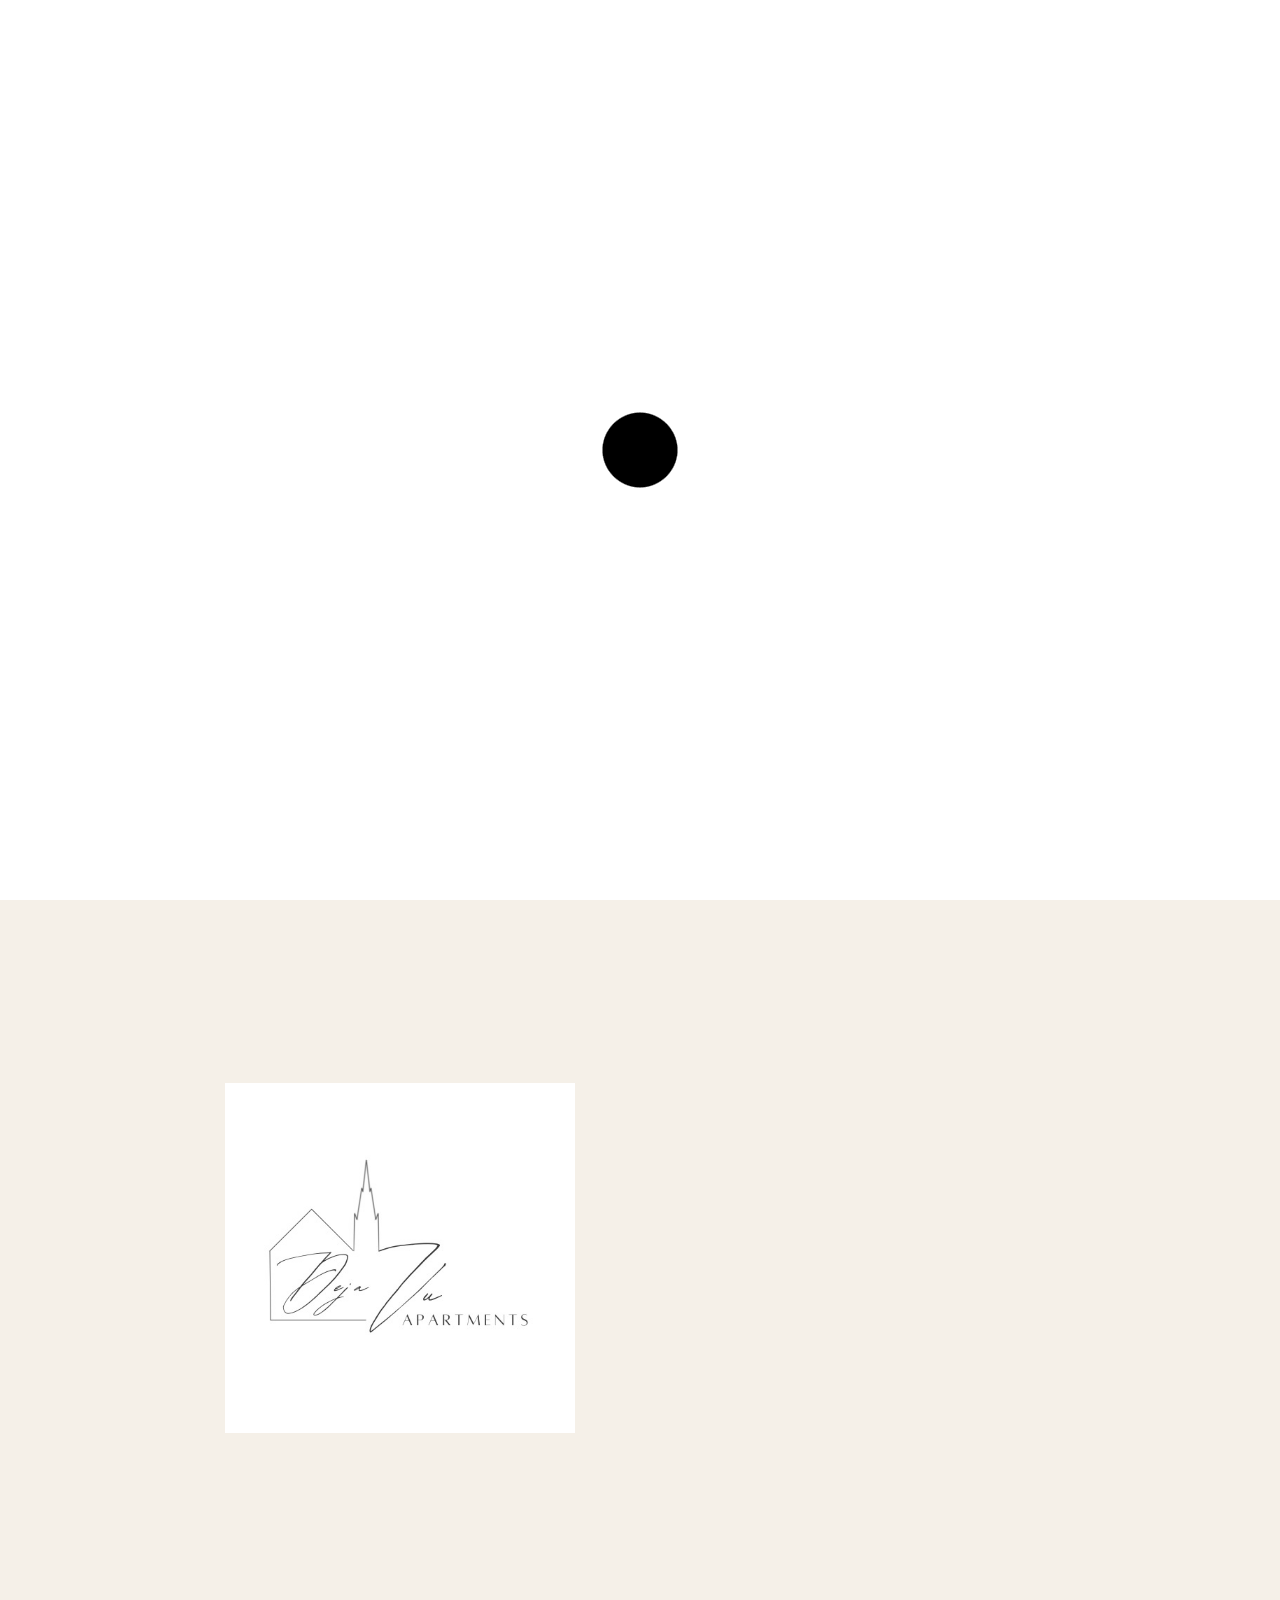
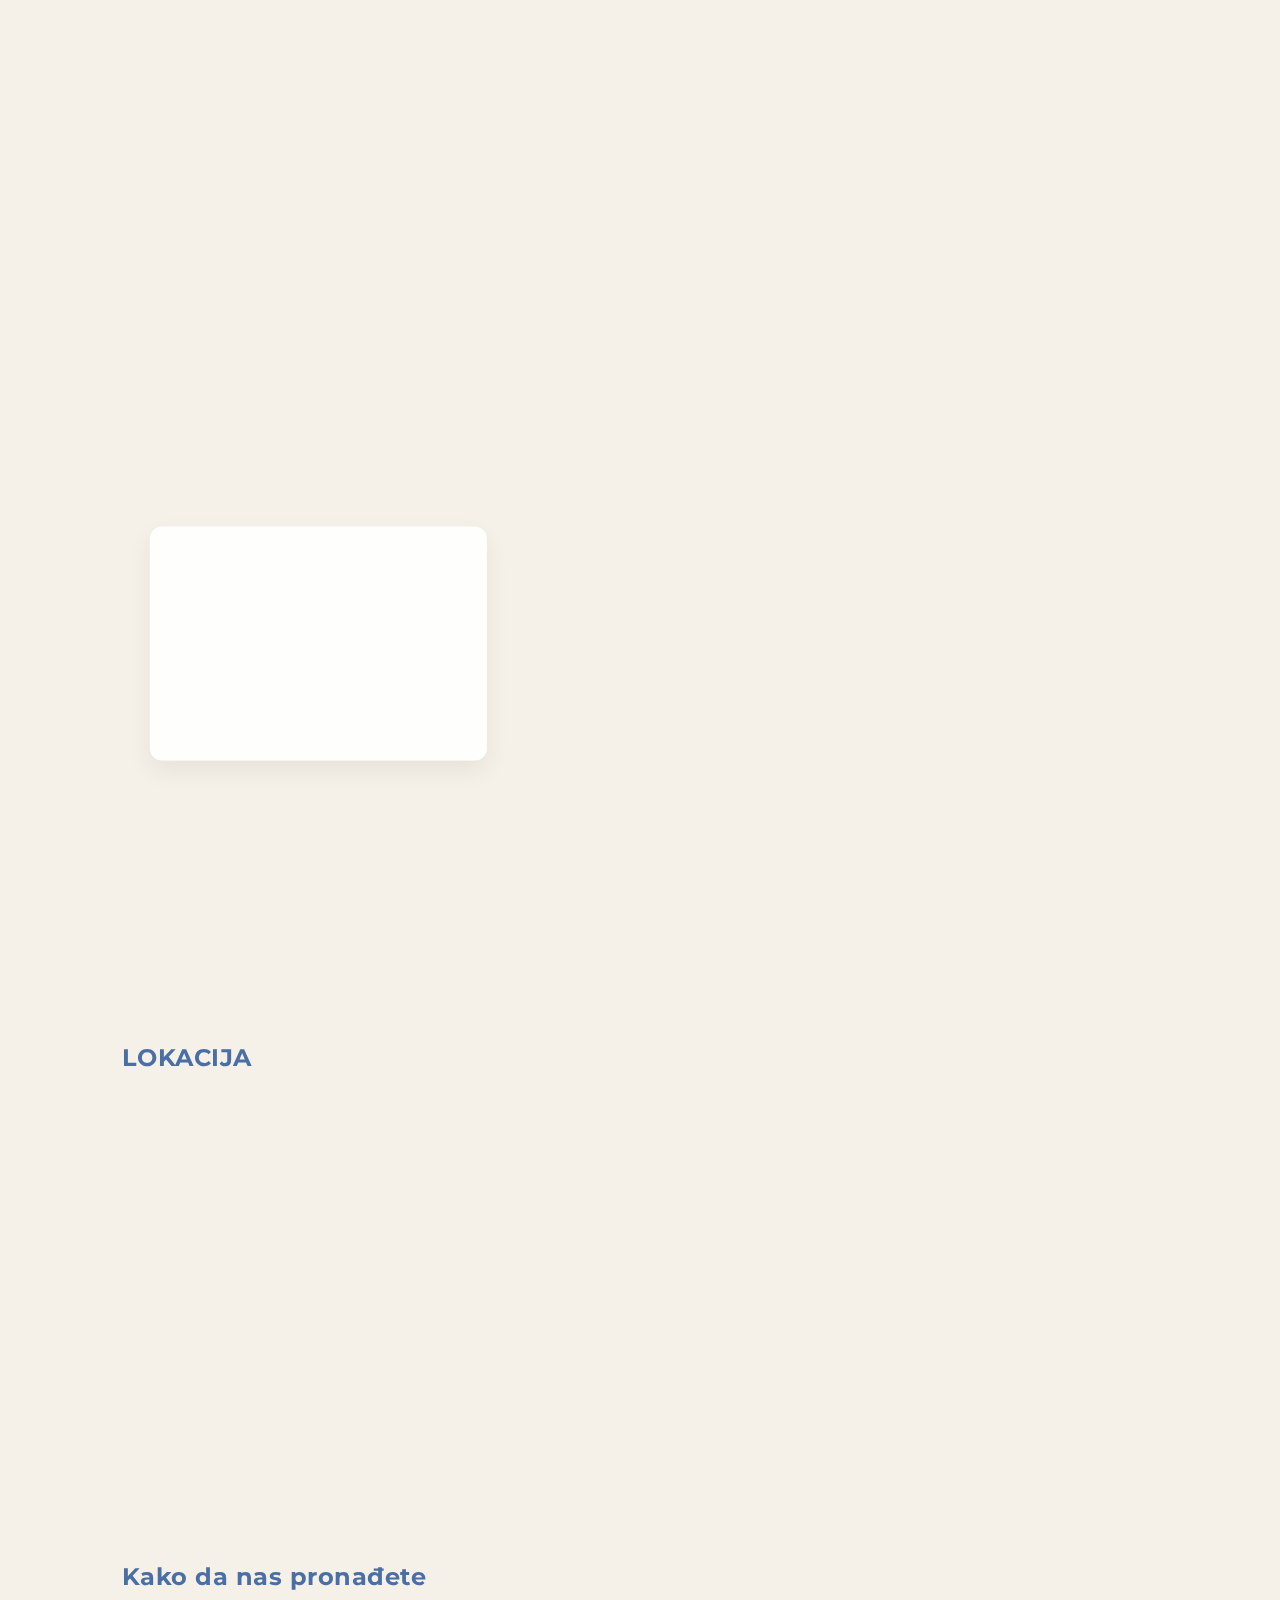
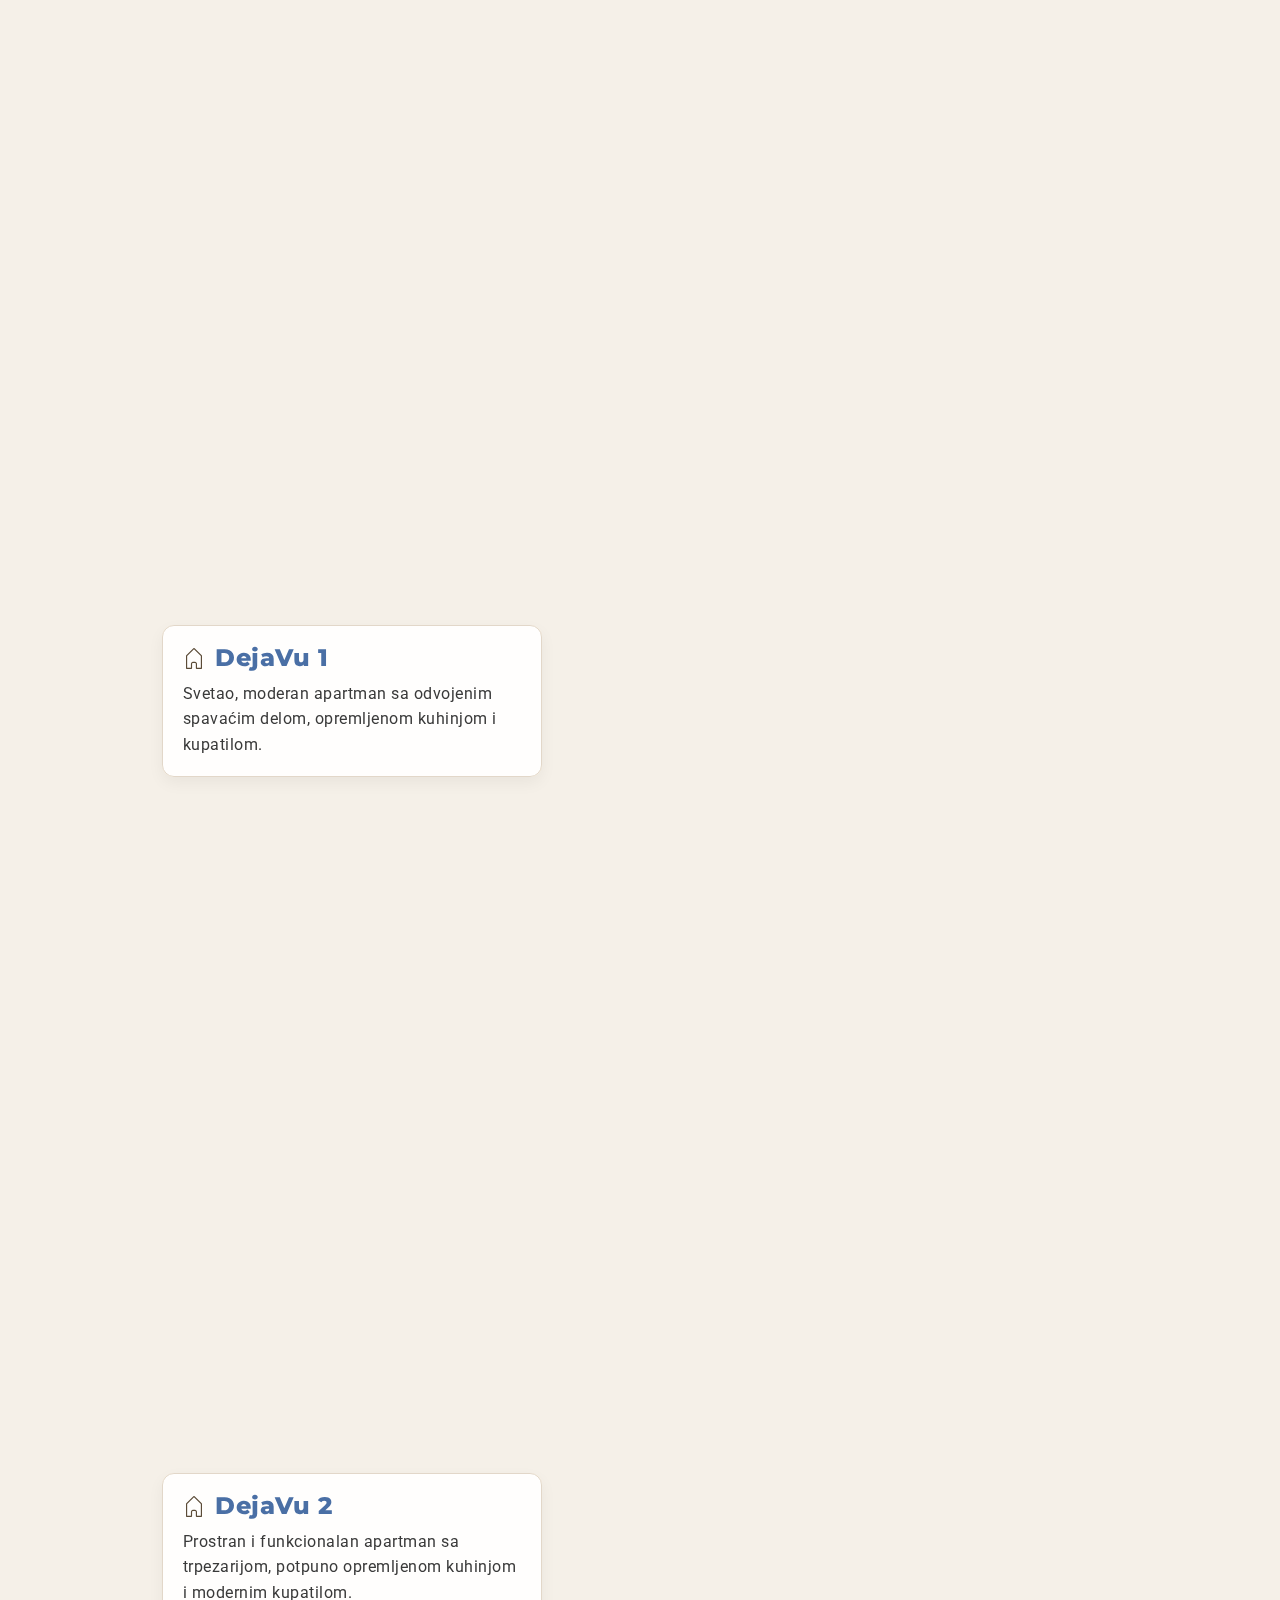
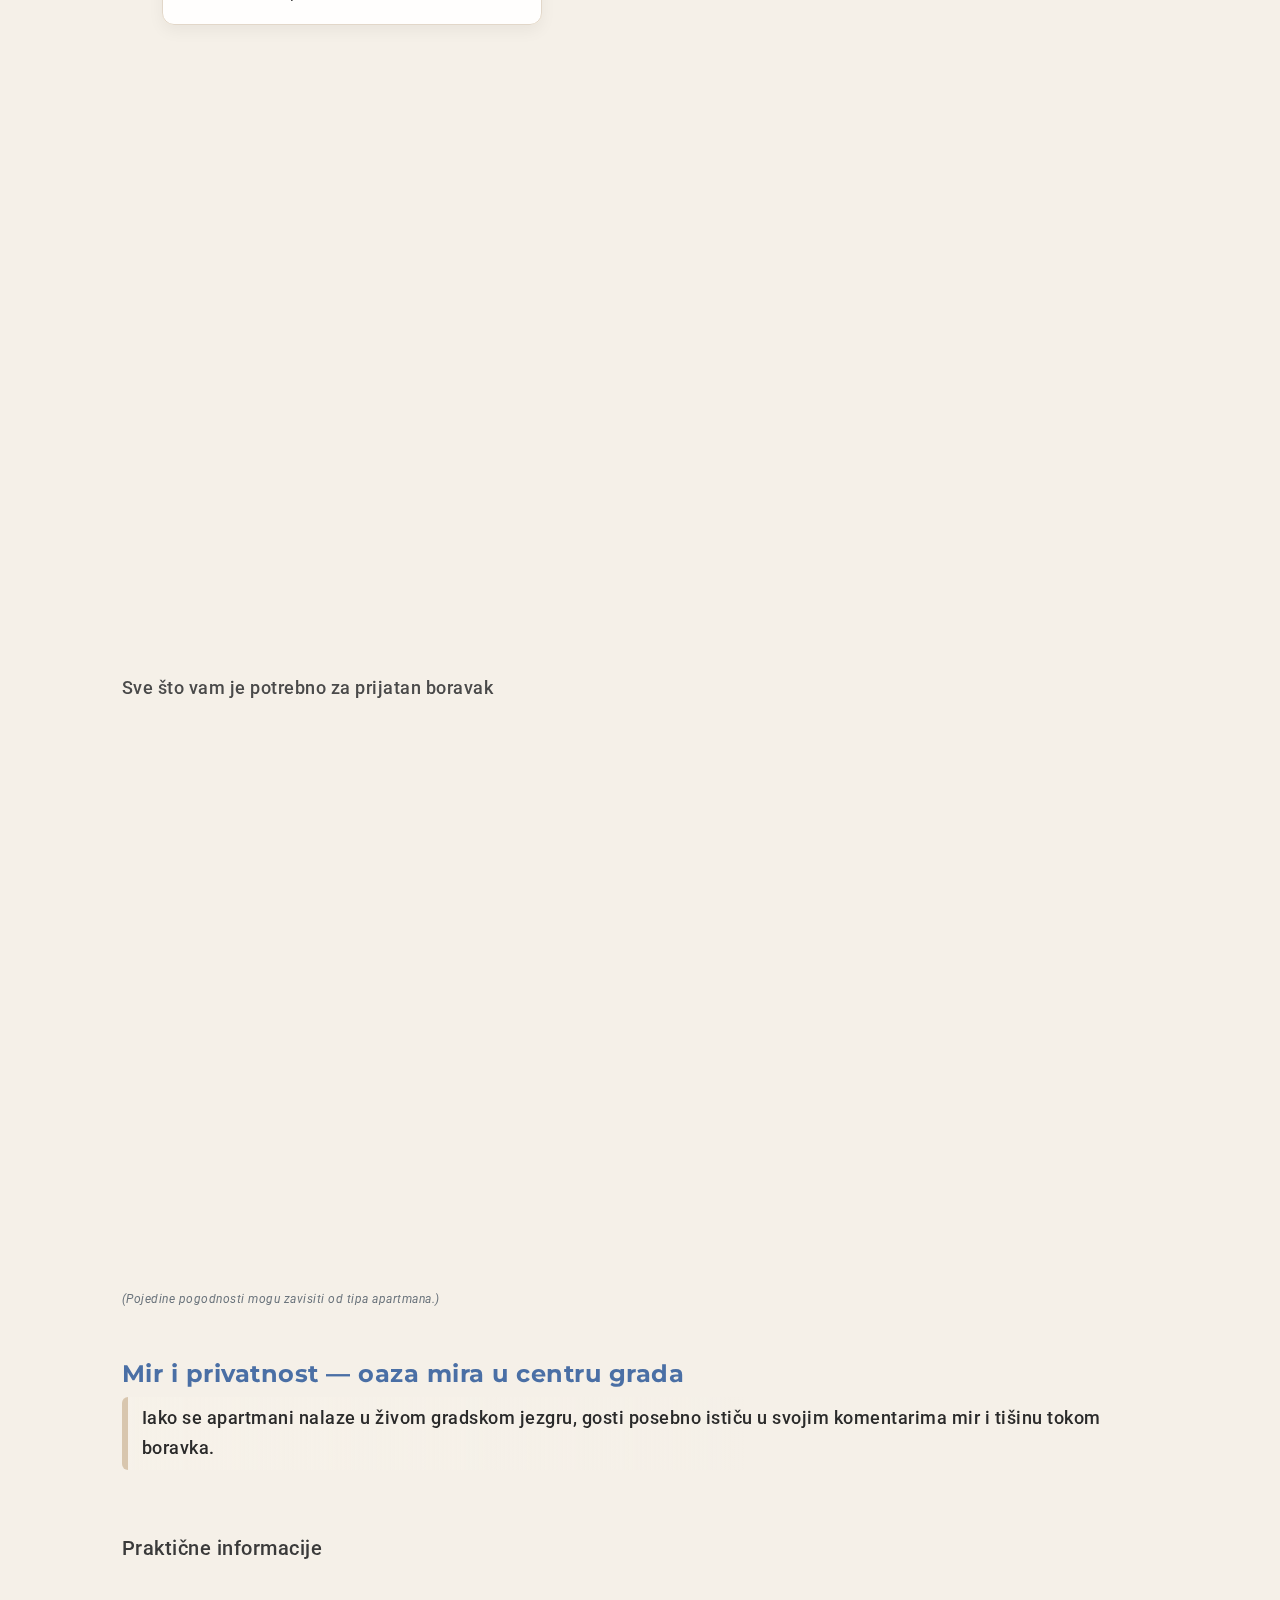
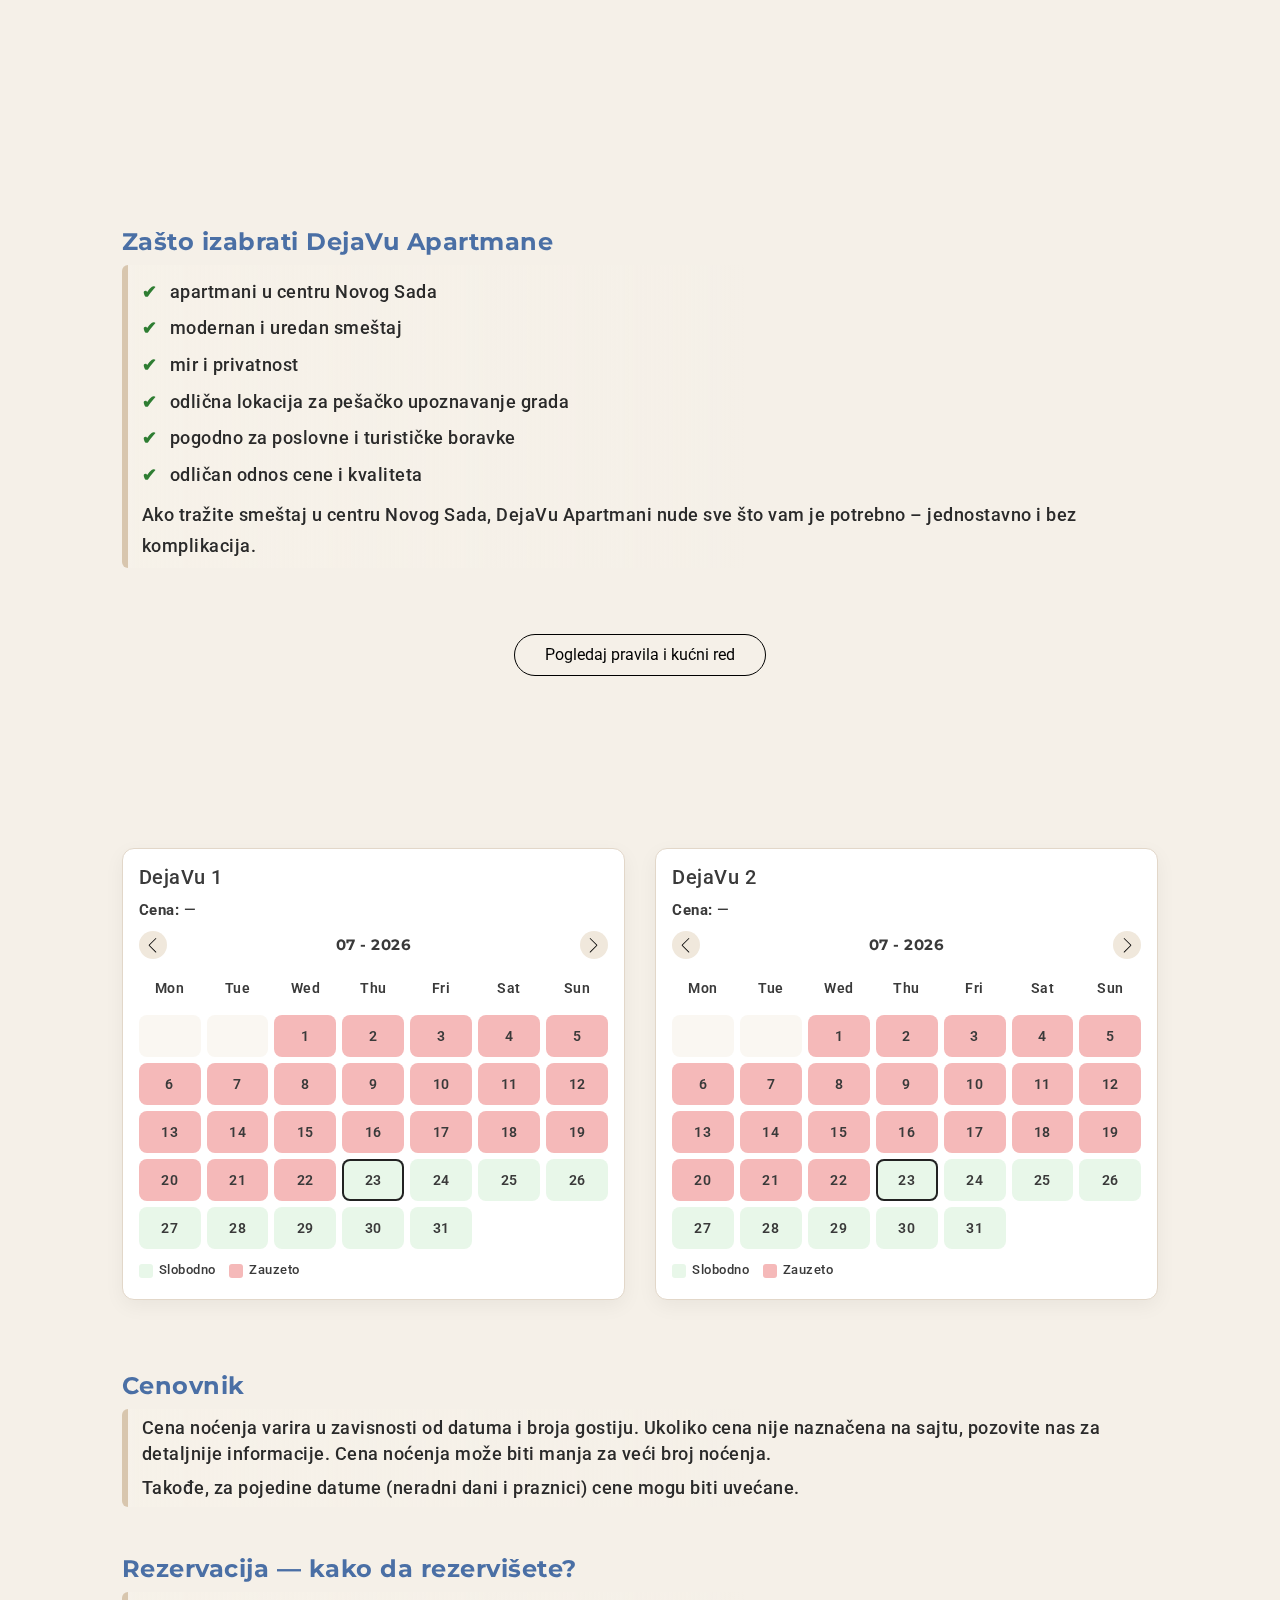
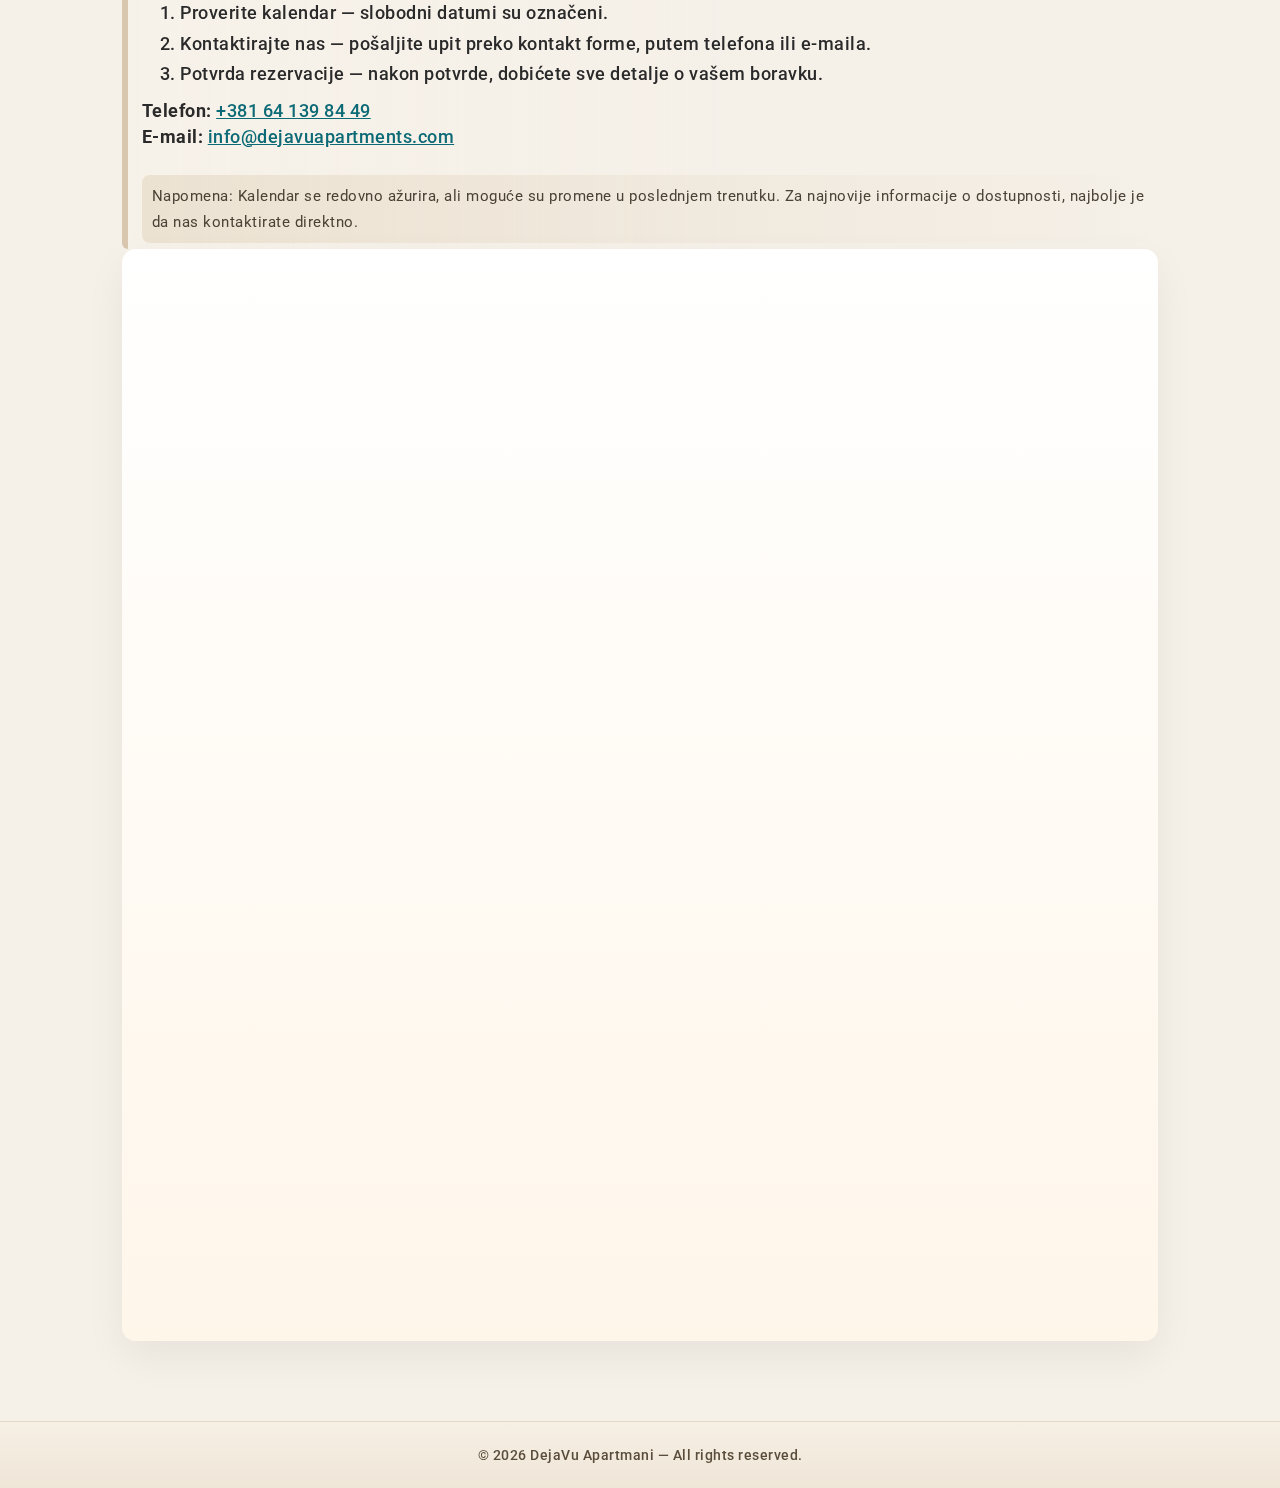
<file: index.html>
<!doctype html>
<html lang="sr">
  <head>
    <!-- Meta Tags -->
    <meta charset="utf-8" />
    <meta
      content="width=device-width, initial-scale=1, shrink-to-fit=no"
      name="viewport"
    />
    <!-- Author -->
    <meta name="author" content="Themes Industry" />
    <!-- description -->
    <meta
      name="description"
      content="DejaVu Apartments Novi Sad – moderan i udoban privatni smeštaj u srcu grada. Dva apartmana (DejaVu 1 i DejaVu 2), odlična lokacija, pogodnosti i kontakt za rezervaciju."
    />
    <!-- keywords -->
    <meta
      name="keywords"
      content="DejaVu Apartments, Novi Sad apartmani, smeštaj Novi Sad, DejaVu 1, DejaVu 2, centar Novog Sada, privatni apartmani"
    />
    <!-- Page Title -->
    <title>DejaVu Apartmani | Novi Sad</title>
    <!-- Favicon -->
    <link rel="icon" href="portfolio-agency/img/logo-dejan.jpeg" />
    <!-- Bundle -->
    <link rel="stylesheet" href="vendor/css/bundle.min.css" />
    <link rel="stylesheet" href="vendor/css/jquery.fancybox.min.css" />
    <link rel="stylesheet" href="vendor/css/owl.carousel.min.css" />
    <link rel="stylesheet" href="vendor/css/wow.css" />
    <!-- Style Sheet -->
    <link rel="stylesheet" href="vendor/css/LineIcons.min.css" />
    <link rel="stylesheet" href="portfolio-agency/css/style.css" />
  </head>
  <body data-spy="scroll" data-target=".side-nav-menu" data-offset="400">
    <!-- Preloader -->
    <div class="preloader">
      <div class="dot-container">
        <div class="dot dot-1"></div>
        <div class="dot dot-2"></div>
        <div class="dot dot-3"></div>
      </div>

      <svg xmlns="http://www.w3.org/2000/svg" version="1.1">
        <defs>
          <filter id="goo">
            <feGaussianBlur
              in="SourceGraphic"
              stdDeviation="10"
              result="blur"
            />
            <feColorMatrix
              in="blur"
              mode="matrix"
              values="1 0 0 0 0  0 1 0 0 0  0 0 1 0 0  0 0 0 21 -7"
            />
          </filter>
        </defs>
      </svg>
    </div>
    <!-- Preloader End -->

    <header>
      <div class="inner-header">
        <div class="">
          <div class="row no-gutters">
            <div class="col-4 col-lg-4 d-flex align-items-center">
              <a
                href="javascript:void(0)"
                class="sidemenu_btn link"
                id="sidemenu_toggle"
              >
                <span></span>
                <span></span>
                <span></span>
              </a>
            </div>
            <div class="col-4 col-lg-4 d-flex justify-content-center">
              <a class="navbar-brand link" href="#">
                <img
                  src="portfolio-agency/img/logo-dejan.jpeg"
                  alt="DejaVu Apartments logo"
                  width="100"
                />
              </a>
            </div>
            <div
              class="col-4 col-lg-4 d-flex justify-content-end align-items-center"
            >
              <a href="#contact-sec" class="btn btn-main rounded-pill"
                >Rezervacija</a
              >
              <div class="lang-switch ml-2 d-flex">
                <a
                  href="index.html"
                  title="Srpski"
                  aria-label="Srpski"
                  aria-current="true"
                >
                  <img src="portfolio-agency/img/flags/rs.svg" alt="RS" />
                </a>
                <a href="index-en.html" title="English" aria-label="English">
                  <img src="portfolio-agency/img/flags/gb.svg" alt="EN" />
                </a>
              </div>
            </div>
          </div>
        </div>
      </div>
      <!--Side Nav-->
      <div class="side-menu hidden side-menu-opacity">
        <div class="bg-overlay"></div>
        <div class="inner-wrapper">
          <span class="btn-close" id="btn_sideNavClose"><i></i><i></i></span>
          <div class="container">
            <div class="row w-100 side-menu-inner-content">
              <div class="col-12 col-lg-8 offset-lg-2 nav-icon">
                <nav class="navbar navbar-nav">
                  <div class="side-nav-menu">
                    <a class="nav-link home active anim-text-white" href="#"
                      >Početna</a
                    >
                    <a
                      class="nav-link scroll anim-text-white"
                      href="#services-sec"
                      >O nama</a
                    >
                    <a
                      class="nav-link scroll anim-text-white"
                      href="#lokacija-sec"
                      >Lokacija</a
                    >
                    <a
                      class="nav-link scroll anim-text-white"
                      href="#portfolio-sec"
                      >Apartmani</a
                    >
                    <a
                      class="nav-link scroll anim-text-white"
                      href="#testimonial-sec"
                      >Pogodnosti</a
                    >
                    <a
                      class="nav-link scroll anim-text-white"
                      href="#contact-sec"
                      >Kontakt <span></span><span></span><span></span
                    ></a>
                    <span class="menu-line link"
                      ><i aria-hidden="true">/</i></span
                    >
                  </div>
                </nav>
              </div>
              <div class="side-menu-footer">
                <div class="social-icons">
                  <span
                    ><a href="#" class="fb"><i class="fab fa-facebook-f"></i></a
                  ></span>
                  <span
                    ><a href="#" class="twit"
                      ><i class="fab fa-x-twitter"></i></a
                  ></span>
                  <span
                    ><a href="#" class="in"
                      ><i class="fab fa-linkedin-in"></i></a
                  ></span>
                  <span
                    ><a href="#" class="insta"
                      ><i class="fab fa-instagram"></i></a
                  ></span>
                </div>
                <p class="copywrite text-right">
                  &copy; <span class="current-year"></span> DejaVu Apartmani
                </p>
              </div>
            </div>
          </div>
        </div>
      </div>
      <a id="close_side_menu" href="javascript:void(0);"></a>
    </header>

    <!--main slider section start-->
    <section class="main">
      <div class="container-fluid">
        <div class="row no-gutters">
          <div
            class="col-12 col-lg-3 align-items-center justify-content-end nav-icon d-none d-lg-flex"
          >
            <nav class="navbar navbar-nav">
              <div
                class="side-nav-menu ml-auto wow slideInLeft"
                data-wow-delay=".5s"
              >
                <a class="nav-link home active anim-text" href="#">Početna</a>
                <a class="nav-link scroll anim-text" href="#services-sec"
                  >O nama</a
                >
                <a class="nav-link scroll anim-text" href="#lokacija-sec"
                  >Lokacija</a
                >
                <a class="nav-link scroll anim-text" href="#portfolio-sec"
                  >Apartmani</a
                >
                <a class="nav-link scroll anim-text" href="#testimonial-sec"
                  >Pogodnosti</a
                >
                <a class="nav-link scroll anim-text" href="#contact-sec"
                  >Kontakt <span></span><span></span><span></span
                ></a>
                <span class="menu-line link"><i aria-hidden="true">/</i></span>
              </div>
            </nav>
            <div class="sidenav-bottom">
              <div class="social-icons">
                <span
                  ><a href="#" class="fb"><i class="fab fa-facebook-f"></i></a
                ></span>
                <span
                  ><a href="#" class="twit"><i class="fab fa-x-twitter"></i></a
                ></span>
                <span
                  ><a href="#" class="in"><i class="fab fa-linkedin-in"></i></a
                ></span>
                <span
                  ><a href="#" class="insta"><i class="fab fa-instagram"></i></a
                ></span>
              </div>
              <p class="copywrite text-right">
                &copy; <span class="current-year"></span> DejaVu Apartmani
              </p>
            </div>
          </div>
          <div class="col-12 col-lg-9 img-area">
            <div
              class="slider-img position-relative wow slideInRight"
              data-wow-delay=".5s"
            >
              <img
                src="portfolio-agency/img/dejavu1/529797904.jpg"
                alt="Novi Sad panorama"
              />
              <div class="white-overlay"></div>
            </div>
          </div>
        </div>
      </div>
    </section>
    <!--main slider section end-->

    <!-- O NAMA -->
    <section
      class="services-sec padding-top padding-bottom-half"
      id="services-sec"
    >
      <div class="container">
        <div class="row">
          <div class="col-12 col-lg-4">
            <div class="heading-area">
              <img
                src="portfolio-agency/img/logo-dejan.jpeg"
                alt="DejaVu Apartments logo"
              />
              <!-- <h4 class="heading wow slideInLeft">DejaVu Apartmani</h4> -->
            </div>
          </div>
          <div class="col-12 col-lg-8">
            <div class="image-holder wow slideInRight">
              <img
                src="portfolio-agency/img/dejavu1/529797753.jpg"
                alt="DejaVu Apartments enterijer"
              />
            </div>
          </div>
          <div class="col-12 padding-top-half">
            <div class="amenities-grid wow fadeInUp">
              <div class="amenities-card">
                <h5>Smeštaj u centru Novog Sada</h5>
                <p class="mb-2">Tražite savršen smeštaj u centru Novog Sada?</p>
                <p>
                  <strong>DejaVu Apartmani</strong> spajaju udobnost i stil u
                  samom srcu grada. Idealni su kako za porodični odmor, tako i
                  za gradski obilazak – sva glavna
                  <strong>turistička mesta</strong> nalaze se na pešačkoj
                  udaljenosti, a <strong>Zmaj Jovina</strong> je svega 150m od
                  apartmana.
                </p>
                <p class="mb-0">
                  Uz znamenitosti Novog Sada i živu gradsku atmosferu, blizina
                  sadržaja garantuje
                  <strong> opušten i nezaboravan boravak</strong>.
                </p>
              </div>
              <div class="feature-strip">
                <div class="strip-body">
                  <h5 class="mb-2">O nama – smeštaj sa osećajem doma</h5>
                  <p>
                    Naš smeštaj je moderan i funkcionalan, namenjen gostima koji
                    žele <strong>pouzdan, uredan i prijatan</strong> prostor za
                    boravak. Uvek vodimo računa o čistoći, mirnoj atmosferi i
                    sitnicama koje boravak čine lakšim.
                  </p>
                  <p class="mb-0">
                    <strong>Jednostavna ideja</strong> – čist i dobro
                    organizovan apartman, mir i odlična lokacija: sve što vam
                    treba da grad doživite bez žurbe.
                  </p>
                </div>
              </div>
              <div class="accent-panel">
                <h5>Bilo da dolazite</h5>
                <ul class="plain-list mb-2">
                  <li>turistički</li>
                  <li>poslovno</li>
                  <li>na kraći vikend</li>
                  <li>ili duži boravak</li>
                </ul>
                <p class="mb-0">
                  Kod nas ćete naći sve što je potrebno za
                  <strong>udoban</strong> i <strong>bezbrižan</strong> boravak u
                  Novom Sadu.
                </p>
              </div>
            </div>
          </div>
        </div>
      </div>
    </section>
    <!-- O NAMA end-->

    <!-- LOKACIJA / NOVI SAD -->
    <section class="portfolio-sec padding-top-half" id="lokacija-sec">
      <div class="container-fluid">
        <div class="row">
          <div class="col-12 col-lg-4">
            <div class="heading-area long-area">
              <!-- <h4 class="heading wow slideInLeft">Lokacija –<br />Novi Sad</h4> -->
              <p class="text wow slideInLeft">
                Apartmani se nalaze u strogom centru Novog Sada (Svetozara
                Miletića 49). Trg slobode, Zmaj Jovina i Dunavska ulica,
                Dunavski park, Petrovaradinska tvrđava i Srpsko narodno
                pozorište nalaze se na nekoliko minuta hoda.
              </p>
            </div>
          </div>
          <div class="col-12 col-lg-8 mx-auto position-relative location-block">
            <div
              class="portfolio-carousel owl-carousel owl-theme wow slideInRight"
            >
              <div class="item">
                <div class="image-holder">
                  <img
                    src="portfolio-agency/img/novi-sad/Aufmacher-Novi-Sad-Freiheitsplatz-c-Aleksandar-Milutiovic-SNTO-.jpg"
                    alt="Aufmacher Novi Sad Freiheitsplatz"
                  />
                </div>
              </div>
              <div class="item">
                <div class="image-holder">
                  <img
                    src="portfolio-agency/img/novi-sad/caption dunavska.jpg"
                    alt="caption dunavska"
                  />
                </div>
              </div>
              <div class="item">
                <div class="image-holder">
                  <img
                    src="portfolio-agency/img/novi-sad/Dunavska-ulica-IMG_2063_compressed.jpg"
                    alt="Dunavska ulica"
                  />
                </div>
              </div>
              <div class="item">
                <div class="image-holder">
                  <img
                    src="portfolio-agency/img/novi-sad/entrance-to-the-fortress.jpg"
                    alt="entrance to the fortress"
                  />
                </div>
              </div>
              <div class="item">
                <div class="image-holder">
                  <img
                    src="portfolio-agency/img/novi-sad/izdavanje-lokala-beograd-4B0Ig5Yhzihv.jpg"
                    alt="izdavanje lokala beograd"
                  />
                </div>
              </div>
              <div class="item">
                <div class="image-holder">
                  <img
                    src="portfolio-agency/img/novi-sad/Novi-sad-5.jpg"
                    alt="Novi sad 5"
                  />
                </div>
              </div>
              <div class="item">
                <div class="image-holder">
                  <img
                    src="portfolio-agency/img/novi-sad/novi-sad.avif"
                    alt="novi sad"
                  />
                </div>
              </div>
              <div class="item">
                <div class="image-holder">
                  <img
                    src="portfolio-agency/img/novi-sad/Petrovaradin-Fortress.jpg"
                    alt="Petrovaradin Fortress"
                  />
                </div>
              </div>
              <div class="item">
                <div class="image-holder">
                  <img
                    src="portfolio-agency/img/novi-sad/Petrovaradinska_tvrdjava_2.jpg"
                    alt="Petrovaradinska tvrdjava"
                  />
                </div>
              </div>
              <div class="item">
                <div class="image-holder">
                  <img
                    src="portfolio-agency/img/novi-sad/srpsko-narodno-pozoriste.jpg"
                    alt="srpsko narodno pozoriste"
                  />
                </div>
              </div>
              <div class="item">
                <div class="image-holder">
                  <img
                    src="portfolio-agency/img/novi-sad/VisitNS-nekad-sad-10-scaled.jpg"
                    alt="VisitNS nekad sad 10 scaled"
                  />
                </div>
              </div>
              <div class="item">
                <div class="image-holder">
                  <img
                    src="portfolio-agency/img/novi-sad/X1000772.jpg"
                    alt="X1000772"
                  />
                </div>
              </div>
            </div>
            <div class="work-navigation">
              <a href="javascript:void(0);" class="portfolio-left-arr"
                ><i class="lni lni-chevron-left"></i
              ></a>
              <a href="javascript:void(0);" class="portfolio-right-arr"
                ><i class="lni lni-chevron-right"></i
              ></a>
            </div>
          </div>
          <div class="col-12 col-lg-10 mx-auto pt-3">
            <h3 class="mb-2 inline-heading">LOKACIJA</h3>
            <div class="inline-text wow fadeInUp">
              <h5 class="mb-2">Apartmani u samom centru Novog Sada</h5>
              <p class="mb-3">
                DejaVu Apartmani se nalaze u strogom centru Novog Sada, što ih
                čini idealnom polaznom tačkom za upoznavanje grada.
              </p>
              <div class="amenities-card mb-3">
                <h5 class="mb-2">Na pešačkoj udaljenosti nalaze se:</h5>
                <ul class="plain-list mb-0">
                  <li>Trg slobode (200m)</li>
                  <li>
                    Zmaj Jovina i Dunavska ulica (pešačka zona), na 150 metara
                  </li>
                  <li>Dunavski park (300m)</li>
                  <li>Petrovaradinska tvrđava</li>
                  <li>Srpsko narodno pozorište (200m)</li>
                  <li>Brojni restorani, kafići i prodavnice (200m)</li>
                </ul>
              </div>
              <p class="mb-0">
                Zahvaljujući lokaciji, automobil vam tokom boravka često nije
                potreban. Možete samo parkirati automobil kod nas i opustiti se.
              </p>
            </div>
            <h5 class="mb-2 inline-heading">Kako da nas pronađete</h5>
            <div
              class="ratio ratio-16x9"
              style="border-radius: 12px; overflow: hidden"
            >
              <iframe
                src="https://www.google.com/maps?q=Svetozara%20Mileti%C4%87a%2049,%20Novi%20Sad&output=embed"
                width="100%"
                height="420"
                style="border: 0"
                allowfullscreen=""
                loading="lazy"
                referrerpolicy="no-referrer-when-downgrade"
                title="Mapa - DejaVu Apartments"
              ></iframe>
            </div>
          </div>
        </div>
      </div>
    </section>
    <!-- LOKACIJA end -->

    <!-- APARTMANI -->
    <section class="portfolio-sec padding-top-half" id="portfolio-sec">
      <div class="container-fluid">
        <div class="row">
          <div class="col-12">
            <div class="section-intro">
              <!-- <h4 class="heading wow slideInLeft">Apartmani</h4> -->
              <p class="text wow slideInLeft">
                Dostupna su dva apartmana <br />
                DejaVu 1 i DejaVu 2. <br />
                Pažljivo uređeni kako bi pružili maksimalnu udobnost i
                praktičnost za kraći ili duži boravak.
              </p>
            </div>
          </div>
          <div class="col-12 col-lg-10 mx-auto">
            <!-- Galerija: DejaVu 1 -->
            <div class="apartment-gallery position-relative mb-5">
              <div
                class="portfolio-carousel owl-carousel owl-theme wow slideInRight"
              >
                <div class="item">
                  <div class="image-holder">
                    <img
                      src="portfolio-agency/img/dejavu1/529797741.jpg"
                      alt="DejaVu 1"
                    />
                  </div>
                </div>
                <div class="item">
                  <div class="image-holder">
                    <img
                      src="portfolio-agency/img/dejavu1/529797743.jpg"
                      alt="DejaVu 1"
                    />
                  </div>
                </div>
                <div class="item">
                  <div class="image-holder">
                    <img
                      src="portfolio-agency/img/dejavu1/529797746.jpg"
                      alt="DejaVu 1"
                    />
                  </div>
                </div>
                <div class="item">
                  <div class="image-holder">
                    <img
                      src="portfolio-agency/img/dejavu1/529797753.jpg"
                      alt="DejaVu 1"
                    />
                  </div>
                </div>
                <div class="item">
                  <div class="image-holder">
                    <img
                      src="portfolio-agency/img/dejavu1/529797759.jpg"
                      alt="DejaVu 1"
                    />
                  </div>
                </div>
                <div class="item">
                  <div class="image-holder">
                    <img
                      src="portfolio-agency/img/dejavu1/529797765.jpg"
                      alt="DejaVu 1"
                    />
                  </div>
                </div>
                <div class="item">
                  <div class="image-holder">
                    <img
                      src="portfolio-agency/img/dejavu1/529797775.jpg"
                      alt="DejaVu 1"
                    />
                  </div>
                </div>
                <div class="item">
                  <div class="image-holder">
                    <img
                      src="portfolio-agency/img/dejavu1/529797782.jpg"
                      alt="DejaVu 1"
                    />
                  </div>
                </div>
                <div class="item">
                  <div class="image-holder">
                    <img
                      src="portfolio-agency/img/dejavu1/529797788.jpg"
                      alt="DejaVu 1"
                    />
                  </div>
                </div>
                <div class="item">
                  <div class="image-holder">
                    <img
                      src="portfolio-agency/img/dejavu1/529797793.jpg"
                      alt="DejaVu 1"
                    />
                  </div>
                </div>
                <div class="item">
                  <div class="image-holder">
                    <img
                      src="portfolio-agency/img/dejavu1/529797800.jpg"
                      alt="DejaVu 1"
                    />
                  </div>
                </div>
                <div class="item">
                  <div class="image-holder">
                    <img
                      src="portfolio-agency/img/dejavu1/529797812.jpg"
                      alt="DejaVu 1"
                    />
                  </div>
                </div>
                <div class="item">
                  <div class="image-holder">
                    <img
                      src="portfolio-agency/img/dejavu1/529797822.jpg"
                      alt="DejaVu 1"
                    />
                  </div>
                </div>
                <div class="item">
                  <div class="image-holder">
                    <img
                      src="portfolio-agency/img/dejavu1/529797833.jpg"
                      alt="DejaVu 1"
                    />
                  </div>
                </div>
                <div class="item">
                  <div class="image-holder">
                    <img
                      src="portfolio-agency/img/dejavu1/529797857.jpg"
                      alt="DejaVu 1"
                    />
                  </div>
                </div>
                <div class="item">
                  <div class="image-holder">
                    <img
                      src="portfolio-agency/img/dejavu1/529797883.jpg"
                      alt="DejaVu 1"
                    />
                  </div>
                </div>
                <div class="item">
                  <div class="image-holder">
                    <img
                      src="portfolio-agency/img/dejavu1/529797893.jpg"
                      alt="DejaVu 1"
                    />
                  </div>
                </div>
                <div class="item">
                  <div class="image-holder">
                    <img
                      src="portfolio-agency/img/dejavu1/529797904.jpg"
                      alt="DejaVu 1"
                    />
                  </div>
                </div>
                <div class="item">
                  <div class="image-holder">
                    <img
                      src="portfolio-agency/img/dejavu1/529797923.jpg"
                      alt="DejaVu 1"
                    />
                  </div>
                </div>
                <div class="item">
                  <div class="image-holder">
                    <img
                      src="portfolio-agency/img/dejavu1/529797929.jpg"
                      alt="DejaVu 1"
                    />
                  </div>
                </div>
                <div class="item">
                  <div class="image-holder">
                    <img
                      src="portfolio-agency/img/dejavu1/529797935.jpg"
                      alt="DejaVu 1"
                    />
                  </div>
                </div>
                <div class="item">
                  <div class="image-holder">
                    <img
                      src="portfolio-agency/img/dejavu1/529797947.jpg"
                      alt="DejaVu 1"
                    />
                  </div>
                </div>
              </div>
              <div class="apartment-info-card">
                <h5 class="mb-2 apartment-title-with-icon">
                  <span class="apartment-title-icon"
                    ><i class="lni lni-home"></i></span
                  >DejaVu 1
                </h5>
                <p class="text mb-0">
                  Svetao, moderan apartman sa odvojenim spavaćim delom,
                  opremljenom kuhinjom i kupatilom.
                </p>
              </div>
            </div>

            <!-- Galerija: DejaVu 2 -->
            <div class="apartment-gallery position-relative">
              <div
                class="portfolio-carousel owl-carousel owl-theme wow slideInRight"
              >
                <div class="item">
                  <div class="image-holder">
                    <img
                      src="portfolio-agency/img/dejavu2/526904288.jpg"
                      alt="DejaVu 2"
                    />
                  </div>
                </div>
                <div class="item">
                  <div class="image-holder">
                    <img
                      src="portfolio-agency/img/dejavu2/526904303.jpg"
                      alt="DejaVu 2"
                    />
                  </div>
                </div>
                <div class="item">
                  <div class="image-holder">
                    <img
                      src="portfolio-agency/img/dejavu2/526904304.jpg"
                      alt="DejaVu 2"
                    />
                  </div>
                </div>
                <div class="item">
                  <div class="image-holder">
                    <img
                      src="portfolio-agency/img/dejavu2/526904305.jpg"
                      alt="DejaVu 2"
                    />
                  </div>
                </div>
                <div class="item">
                  <div class="image-holder">
                    <img
                      src="portfolio-agency/img/dejavu2/526904310.jpg"
                      alt="DejaVu 2"
                    />
                  </div>
                </div>
                <div class="item">
                  <div class="image-holder">
                    <img
                      src="portfolio-agency/img/dejavu2/526904311.jpg"
                      alt="DejaVu 2"
                    />
                  </div>
                </div>
                <div class="item">
                  <div class="image-holder">
                    <img
                      src="portfolio-agency/img/dejavu2/526904314.jpg"
                      alt="DejaVu 2"
                    />
                  </div>
                </div>
                <div class="item">
                  <div class="image-holder">
                    <img
                      src="portfolio-agency/img/dejavu2/526904315.jpg"
                      alt="DejaVu 2"
                    />
                  </div>
                </div>
                <div class="item">
                  <div class="image-holder">
                    <img
                      src="portfolio-agency/img/dejavu2/526904316.jpg"
                      alt="DejaVu 2"
                    />
                  </div>
                </div>
                <div class="item">
                  <div class="image-holder">
                    <img
                      src="portfolio-agency/img/dejavu2/526904317.jpg"
                      alt="DejaVu 2"
                    />
                  </div>
                </div>
                <div class="item">
                  <div class="image-holder">
                    <img
                      src="portfolio-agency/img/dejavu2/526904323.jpg"
                      alt="DejaVu 2"
                    />
                  </div>
                </div>
                <div class="item">
                  <div class="image-holder">
                    <img
                      src="portfolio-agency/img/dejavu2/526904325.jpg"
                      alt="DejaVu 2"
                    />
                  </div>
                </div>
                <div class="item">
                  <div class="image-holder">
                    <img
                      src="portfolio-agency/img/dejavu2/526904328.jpg"
                      alt="DejaVu 2"
                    />
                  </div>
                </div>
                <div class="item">
                  <div class="image-holder">
                    <img
                      src="portfolio-agency/img/dejavu2/601939958.jpg"
                      alt="DejaVu 2"
                    />
                  </div>
                </div>
              </div>
              <div class="apartment-info-card">
                <h5 class="mb-2 apartment-title-with-icon">
                  <span class="apartment-title-icon"
                    ><i class="lni lni-home"></i></span
                  >DejaVu 2
                </h5>
                <p class="text mb-0">
                  Prostran i funkcionalan apartman sa trpezarijom, potpuno
                  opremljenom kuhinjom i modernim kupatilom.
                </p>
              </div>
            </div>
          </div>
        </div>
      </div>
    </section>
    <!-- APARTMANI end -->

    <!-- POGODNOSTI -->
    <section
      class="testimonial-sec padding-top-half padding-bottom-half"
      id="testimonial-sec"
    >
      <div class="container-fluid">
        <div class="row">
          <div class="col-12 col-lg-10 mx-auto">
            <div class="heading-area">
              <!-- <h4 class="heading wow slideInLeft">Pogodnosti</h4> -->
              <p class="section-subtitle">
                Sve što vam je potrebno za prijatan boravak
              </p>
            </div>
          </div>
          <div class="col-12 col-lg-10 mx-auto">
            <p class="info-blurb wow fadeInUp">
              DejaVu Apartmani nude pogodnosti koje su standard savremenog
              gradskog smeštaja, u skladu sa informacijama dostupnim na našem
              sajtu i na Booking platformi.
            </p>
            <div class="amenities-grid wow slideInRight">
              <div class="amenities-card">
                <div class="amenity-box-header">
                  <span class="amenity-box-icon"
                    ><i class="lni lni-home"></i
                  ></span>
                  <h5>Sadržaj u apartmanima</h5>
                </div>
                <ul class="list-2col">
                  <li>Udobni bračni ili pojedinačni ležajevi</li>
                  <li>Potpuno opremljena kuhinja ili kuhinjski kutak</li>
                  <li>Trpezarijski deo</li>
                  <li>Privatno kupatilo sa tušem</li>
                  <li>Besplatna kozmetika u kupatilu</li>
                  <li>Fen za kosu</li>
                  <li>Veš mašina (u nekim jedinicama)</li>
                </ul>
              </div>
              <div class="feature-strip">
                <div class="amenity-box-header">
                  <span class="amenity-box-icon"
                    ><i class="lni lni-cog"></i
                  ></span>
                  <h5 class="mb-2">Tehnička oprema i komfor</h5>
                </div>
                <ul class="plain-list">
                  <li>Klima uređaj i grejanje</li>
                  <li>Besplatan bežični internet (Wi‑Fi)</li>
                  <li>Televizor ravnog ekrana sa kablovskim kanalima</li>
                  <li>Utičnice i osvetljenje pored kreveta</li>
                </ul>
              </div>
              <div class="accent-panel">
                <div class="amenity-box-header">
                  <span class="amenity-box-icon"
                    ><i class="lni lni-star"></i
                  ></span>
                  <h5>Dodatne pogodnosti</h5>
                </div>
                <ul class="list-2col">
                  <li>Čista posteljina i peškiri</li>
                  <li>Garderober ili prostor za odlaganje</li>
                  <li>Zvučna izolacija (u skladu sa gradskim okruženjem)</li>
                  <li>NEPUŠAČKI APARTMANI</li>
                  <li>
                    Zatvorena terasa za svaki apartman gde je dozvoljeno pušenje
                  </li>
                  <li>Video nadzor zajedničkih prostora 24/7</li>
                </ul>
              </div>
            </div>
          </div>
          <div class="col-12 col-lg-10 mx-auto">
            <p class="note small text-muted mt-2">
              (Pojedine pogodnosti mogu zavisiti od tipa apartmana.)
            </p>
          </div>

          <!-- Mir i privatnost (inline stil, bez kartice) -->
          <div class="col-12 col-lg-10 mx-auto padding-top-half">
            <h5 class="mb-2 inline-heading">
              Mir i privatnost — oaza mira u centru grada
            </h5>
            <div class="inline-text">
              <p class="mb-0">
                Iako se apartmani nalaze u živom gradskom jezgru, gosti posebno
                ističu u svojim komentarima mir i tišinu tokom boravka.
              </p>
            </div>
          </div>

          <!-- Praktične informacije -->
          <div class="col-12 col-lg-10 mx-auto padding-top-half">
            <h5 class="mb-3">Praktične informacije</h5>
            <div class="info-tiles wow slideInRight">
              <div class="info-tile">
                <div class="info-tile-header">
                  <span class="info-tile-icon">
                    <svg
                      viewBox="0 0 24 24"
                      width="18"
                      height="18"
                      aria-hidden="true"
                    >
                      <circle
                        cx="12"
                        cy="12"
                        r="9"
                        fill="none"
                        stroke="currentColor"
                        stroke-width="2"
                      />
                      <path
                        d="M12 7v6l4 2"
                        fill="none"
                        stroke="currentColor"
                        stroke-width="2"
                        stroke-linecap="round"
                      />
                    </svg>
                  </span>
                  <h6 class="mb-2">Dolazak i odlazak</h6>
                </div>
                <ul class="plain-list">
                  <li>Dolazak (check‑in): 14:00 – 21:00</li>
                  <li>Odlazak (check‑out): 07:00 – 10:00</li>
                </ul>
              </div>
              <div class="info-tile">
                <div class="info-tile-header">
                  <span class="info-tile-icon"
                    ><i class="lni lni-map-marker"></i
                  ></span>
                  <h6 class="mb-2">Parking</h6>
                </div>
                <ul class="plain-list">
                  <li>Javni parking odmah ispred ulaza (u skladu sa zonom)</li>
                  <li>
                    Privatni parking u samom ulazu (rezervacija unapred — broj
                    mesta ograničen)
                  </li>
                </ul>
              </div>
              <div class="info-tile">
                <div class="info-tile-header">
                  <span class="info-tile-icon">
                    <svg
                      viewBox="0 0 24 24"
                      width="18"
                      height="18"
                      aria-hidden="true"
                    >
                      <path
                        d="M2 9a16 16 0 0 1 20 0"
                        fill="none"
                        stroke="currentColor"
                        stroke-width="2"
                        stroke-linecap="round"
                      />
                      <path
                        d="M5 12a11 11 0 0 1 14 0"
                        fill="none"
                        stroke="currentColor"
                        stroke-width="2"
                        stroke-linecap="round"
                      />
                      <path
                        d="M8 15a6 6 0 0 1 8 0"
                        fill="none"
                        stroke="currentColor"
                        stroke-width="2"
                        stroke-linecap="round"
                      />
                      <circle cx="12" cy="19" r="1.8" fill="currentColor" />
                    </svg>
                  </span>
                  <h6 class="mb-2">Internet</h6>
                </div>
                <p class="mb-0">
                  Besplatan bežični internet dostupan je u svim apartmanima.
                </p>
              </div>
            </div>
          </div>

          <!-- Zašto izabrati (inline stil) -->
          <div class="col-12 col-lg-10 mx-auto padding-top-half">
            <h5 class="mb-2 inline-heading">Zašto izabrati DejaVu Apartmane</h5>
            <div class="inline-text">
              <ul class="checklist">
                <li>apartmani u centru Novog Sada</li>
                <li>modernan i uredan smeštaj</li>
                <li>mir i privatnost</li>
                <li>odlična lokacija za pešačko upoznavanje grada</li>
                <li>pogodno za poslovne i turističke boravke</li>
                <li>odličan odnos cene i kvaliteta</li>
              </ul>
              <p class="mb-0">
                Ako tražite smeštaj u centru Novog Sada, DejaVu Apartmani nude
                sve što vam je potrebno – jednostavno i bez komplikacija.
              </p>
            </div>
          </div>

          <!-- Pravila (dugme + popup) -->
          <div class="col-12 col-lg-10 mx-auto padding-top-half text-center">
            <button
              type="button"
              class="btn btn-main rounded-pill"
              id="btn-open-rules"
              aria-label="Otvori pravila i kućni red"
            >
              Pogledaj pravila i kućni red
            </button>
          </div>
        </div>
      </div>
    </section>
    <!-- POGODNOSTI end -->

    <!-- REZERVACIJA / KONTAKT -->
    <section
      class="contact-sec padding-top-half padding-bottom"
      id="contact-sec"
    >
      <div class="container-fluid">
        <div class="row">
          <div class="col-12">
            <div class="section-intro">
              <h4 class="heading wow slideInLeft">Rezervacija i kontakt</h4>
            </div>
          </div>
          <div class="col-12 col-lg-10 mx-auto position-relative">
            <div class="row">
              <div class="col-md-6">
                <div class="cal-wrapper">
                  <h5 class="mb-2">DejaVu 1</h5>
                  <div class="mb-2">
                    <strong>Cena:</strong>
                    <span id="price-dejavu1-view">—</span>
                  </div>
                  <div id="cal-dejavu1"></div>
                  <div class="cal-legend">
                    <span class="swatch" style="background: #e8f7e9"></span
                    >Slobodno
                    <span
                      class="swatch"
                      style="background: #f5b9b9; margin-left: 10px"
                    ></span
                    >Zauzeto
                  </div>
                </div>
              </div>
              <div class="col-md-6">
                <div class="cal-wrapper">
                  <h5 class="mb-2">DejaVu 2</h5>
                  <div class="mb-2">
                    <strong>Cena:</strong>
                    <span id="price-dejavu2-view">—</span>
                  </div>
                  <div id="cal-dejavu2"></div>
                  <div class="cal-legend">
                    <span class="swatch" style="background: #e8f7e9"></span
                    >Slobodno
                    <span
                      class="swatch"
                      style="background: #f5b9b9; margin-left: 10px"
                    ></span
                    >Zauzeto
                  </div>
                </div>
              </div>
            </div>
          </div>
          <!-- Cenovnik i rezervacije (bez kartica) -->
          <div class="col-12 col-lg-10 mx-auto padding-top-half">
            <h5 class="mb-2 contact-heading">Cenovnik</h5>
            <div class="contact-text">
              <p class="mb-2">
                Cena noćenja varira u zavisnosti od datuma i broja gostiju.
                Ukoliko cena nije naznačena na sajtu, pozovite nas za detaljnije
                informacije. Cena noćenja može biti manja za veći broj noćenja.
              </p>
              <p class="mb-0">
                Takođe, za pojedine datume (neradni dani i praznici) cene mogu
                biti uvećane.
              </p>
            </div>
          </div>
          <div class="col-12 col-lg-10 mx-auto padding-top-half">
            <h5 class="mb-2 contact-heading">
              Rezervacija — kako da rezervišete?
            </h5>
            <div class="contact-text">
              <ol class="contact-steps">
                <li>Proverite kalendar — slobodni datumi su označeni.</li>
                <li>
                  Kontaktirajte nas — pošaljite upit preko kontakt forme, putem
                  telefona ili e‑maila.
                </li>
                <li>
                  Potvrda rezervacije — nakon potvrde, dobićete sve detalje o
                  vašem boravku.
                </li>
              </ol>
              <p class="contact-cta mt-2">
                <strong>Telefon:</strong>
                <a href="tel:+381641398449">+381 64 139 84 49</a>
                <!-- &nbsp;|&nbsp; -->
                <br />
                <strong>E‑mail:</strong>
                <a href="mailto:info@dejavuapartments.com"
                  >info@dejavuapartments.com</a
                >
              </p>
              <p class="note small text-muted mb-0">
                Napomena: Kalendar se redovno ažurira, ali moguće su promene u
                poslednjem trenutku. Za najnovije informacije o dostupnosti,
                najbolje je da nas kontaktirate direktno.
              </p>
            </div>
          </div>
          <div class="col-12 col-lg-10 mx-auto position-relative">
            <div class="contact-inner">
              <div class="contact-details wow fadeInUp">
                <ul>
                  <li>
                    <i class="far fa-envelope opacity-5"></i
                    >info@dejavuapartments.com
                  </li>
                  <li>
                    <i class="lni lni-phone opacity-7"></i>+381 64 139 84 49
                  </li>
                  <li>
                    <i class="lni lni-map-marker opacity-7"></i>Svetozara
                    Miletića 49, Novi Sad, Srbija
                  </li>
                </ul>
              </div>
              <div class="contact-form-sec padding-top-half">
                <form
                  class="row contact-form wow fadeInUp"
                  id="contact-form-data"
                >
                  <div class="col-sm-12" id="result"></div>
                  <div class="col-12">
                    <input
                      type="text"
                      name="userName"
                      placeholder="Ime i prezime"
                      class="form-control"
                    />
                    <input
                      type="text"
                      name="userSubject"
                      placeholder="Telefon"
                      class="form-control"
                    />
                    <input
                      type="email"
                      name="userEmail"
                      placeholder="E-mail"
                      class="form-control"
                    />
                    <label class="form-label mt-2 mb-1">Apartman</label>
                    <select
                      name="apartment"
                      class="form-control"
                      id="contact-apartment"
                    >
                      <option value="">Izaberite apartman</option>
                      <option value="dejavu1">DejaVu 1</option>
                      <option value="dejavu2">DejaVu 2</option>
                    </select>
                    <div class="date-row mt-2">
                      <div>
                        <label class="form-label mb-1">Od datuma</label>
                        <input
                          type="date"
                          name="arrivalDate"
                          id="contact-arrival"
                          class="form-control"
                          aria-label="Datum dolaska"
                        />
                      </div>
                      <div>
                        <label class="form-label mb-1">Do datuma</label>
                        <input
                          type="date"
                          name="departureDate"
                          id="contact-departure"
                          class="form-control"
                          aria-label="Datum odlaska"
                        />
                      </div>
                    </div>
                    <label class="form-label mt-2 mb-1">Godina rođenja</label>
                    <input
                      type="number"
                      name="birthYear"
                      class="form-control"
                      placeholder="npr. 1985"
                      min="1920"
                      max="2010"
                      aria-label="Godina rođenja"
                    />
                    <textarea
                      class="form-control"
                      name="userMessage"
                      rows="6"
                      placeholder="Napišite poruku"
                    ></textarea>
                  </div>
                  <div class="col-12">
                    <a
                      href="javascript:void(0);"
                      class="btn btn-main-inverse rounded-pill w-100 contact_btn"
                      ><i
                        class="fa fa-spinner fa-spin mr-2 d-none"
                        aria-hidden="true"
                      ></i
                      >Pošalji upit
                    </a>
                  </div>
                </form>
              </div>
            </div>
          </div>
        </div>
      </div>
    </section>
    <!-- REZERVACIJA / KONTAKT end -->

    <footer class="site-footer">
      <div class="container-fluid">
        <p>
          © <span class="current-year"></span> DejaVu Apartmani — All rights
          reserved.
        </p>
      </div>
    </footer>

    <!-- JavaScript -->
    <script src="vendor/js/bundle.min.js"></script>
    <script src="vendor/js/jquery.fancybox.min.js"></script>
    <script src="vendor/js/owl.carousel.min.js"></script>
    <script src="vendor/js/parallaxie.min.js"></script>
    <script src="vendor/js/wow.min.js"></script>

    <!-- custom script -->
    <!-- Modal: Pravila i kućni red -->
    <div
      class="rules-modal"
      id="rules-modal"
      role="dialog"
      aria-labelledby="rules-modal-title"
      aria-modal="true"
      hidden
    >
      <div class="rules-modal-backdrop" id="rules-modal-backdrop"></div>
      <div class="rules-modal-box">
        <div class="rules-modal-header">
          <h5 id="rules-modal-title">Pravila i kućni red</h5>
          <button
            type="button"
            class="rules-modal-close"
            id="rules-modal-close"
            aria-label="Zatvori"
          >
            &times;
          </button>
        </div>
        <div class="rules-modal-body">
          <ul class="rules-list">
            <li>
              Rezervacija je moguća za goste starije od 22 godine uz važeći
              lični dokument.
            </li>
            <li>
              Apartman se predaje uredan i čist; gost je dužan da ga takvim i
              ostavi.
            </li>
            <li>
              Oštećenja inventara ili instalacija gost refundira vlasniku u
              celosti.
            </li>
            <li>Buka posle 22h nije dozvoljena.</li>
            <li>
              Zabranjeno dovođenje neregistrovanih osoba, žurke i slična
              okupljanja.
            </li>
            <li>
              Pušenje u apartmanima je strogo zabranjeno; pušenje je dozvoljeno
              na zatvorenoj terasi.
            </li>
            <li>
              Jedno noćenje traje od 14:00 (dan dolaska) do 10:00 (narednog
              dana).
            </li>
            <li>
              Nepoštovanje pravila može dovesti do otkazivanja rezervacije bez
              povraćaja novca.
            </li>
          </ul>
          <p class="text-muted mb-0 mt-3">
            Sva pravila su istaknuta na sajtu i u svakom apartmanu, zajedno sa
            planom evakuacije, lokacijom protivpožarnog aparata i brojevima
            hitnih službi.
          </p>
        </div>
      </div>
    </div>

    <script src="vendor/js/contact_us.js"></script>
    <script src="portfolio-agency/js/script.js"></script>
    <script src="portfolio-agency/js/calendar.js"></script>
    <script>
      jQuery(function () {
        new DejaCalendar({ el: "#cal-dejavu1", apartment: "dejavu1" });
        new DejaCalendar({ el: "#cal-dejavu2", apartment: "dejavu2" });
        // Load prices
        fetch("api/prices.php")
          .then((r) => r.json())
          .then(function (res) {
            if (res && res.prices) {
              if (res.prices.dejavu1 && res.prices.dejavu1.rsd != null)
                document.getElementById("price-dejavu1-view").textContent =
                  res.prices.dejavu1.rsd + " RSD";
              if (res.prices.dejavu2 && res.prices.dejavu2.rsd != null)
                document.getElementById("price-dejavu2-view").textContent =
                  res.prices.dejavu2.rsd + " RSD";
            }
          });
      });

      // Pravila modal
      (function () {
        var modal = document.getElementById("rules-modal");
        var btn = document.getElementById("btn-open-rules");
        var closeBtn = document.getElementById("rules-modal-close");
        var backdrop = document.getElementById("rules-modal-backdrop");
        if (!modal || !btn) return;
        function openModal() {
          modal.hidden = false;
          modal.classList.add("is-open");
          document.body.style.overflow = "hidden";
        }
        function closeModal() {
          modal.hidden = true;
          modal.classList.remove("is-open");
          document.body.style.overflow = "";
        }
        btn.addEventListener("click", openModal);
        if (closeBtn) closeBtn.addEventListener("click", closeModal);
        if (backdrop) backdrop.addEventListener("click", closeModal);
      })();
    </script>
  </body>
</html>
</file>
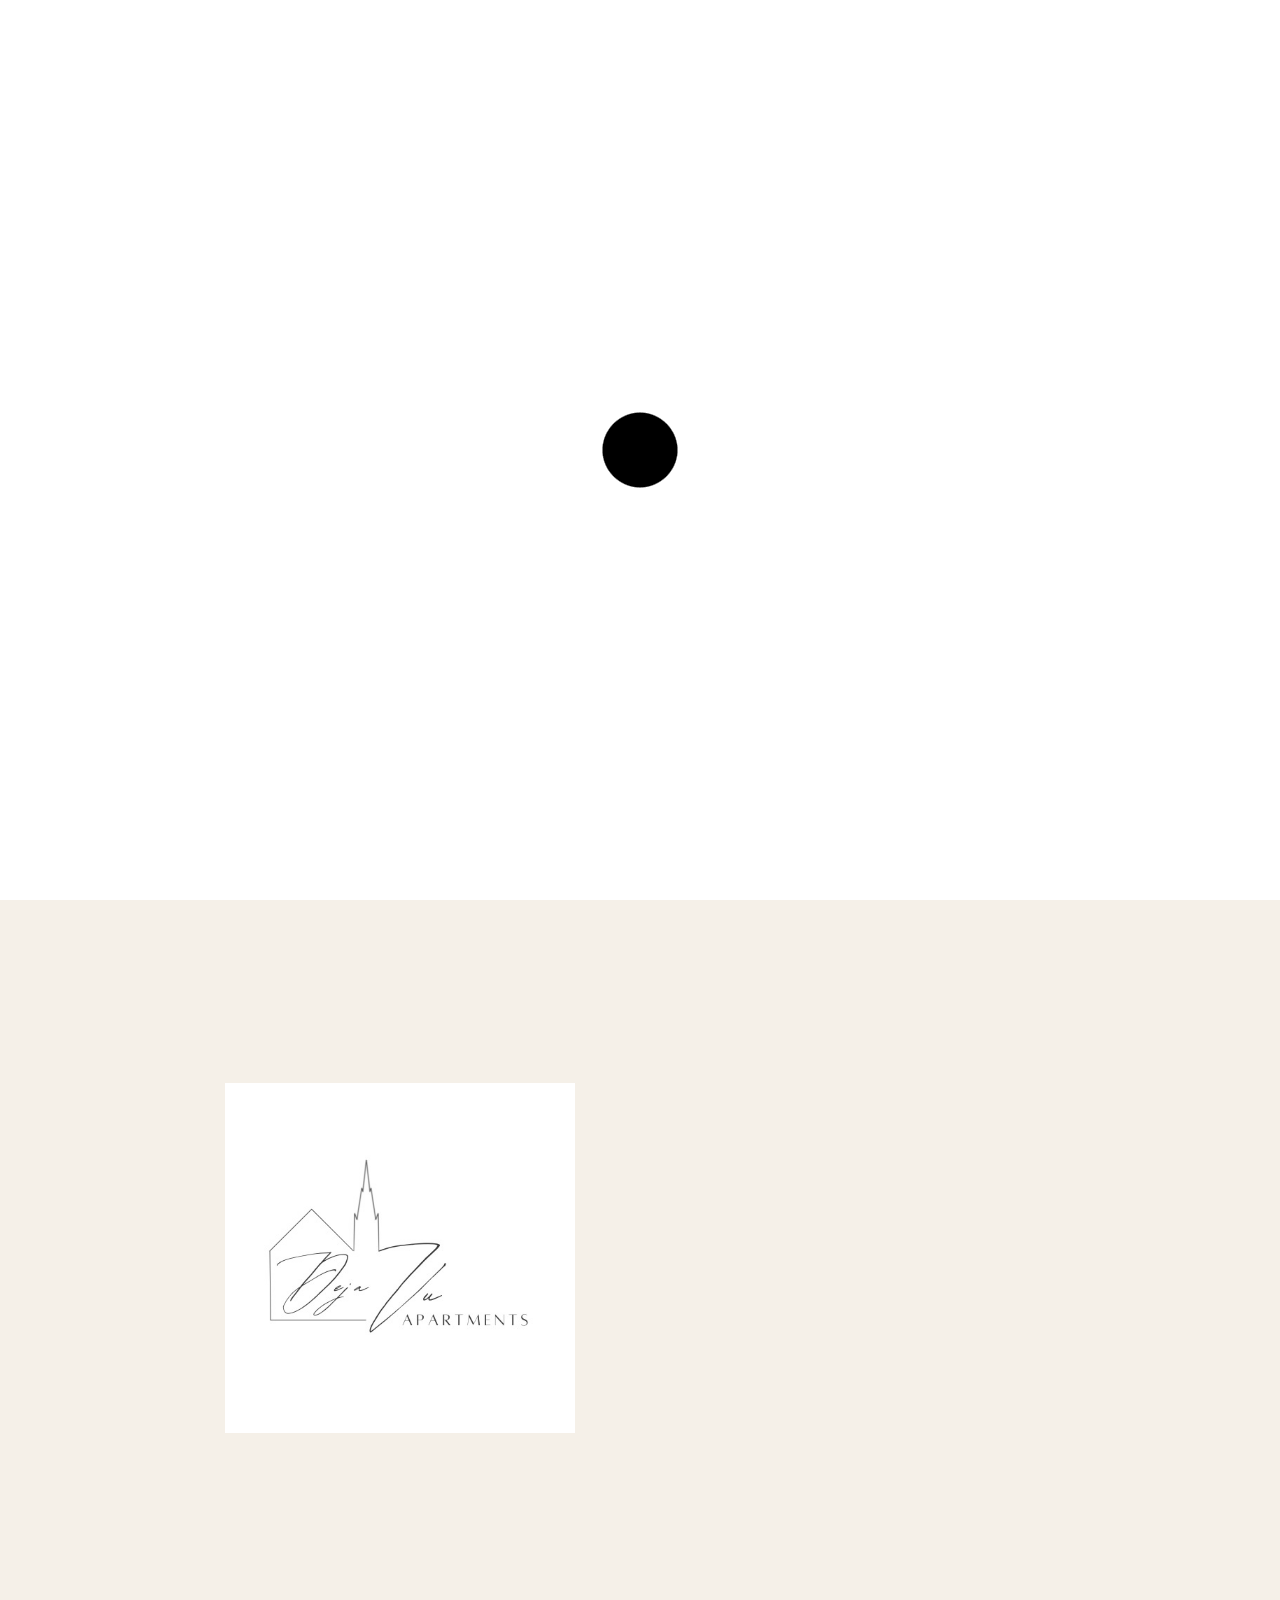
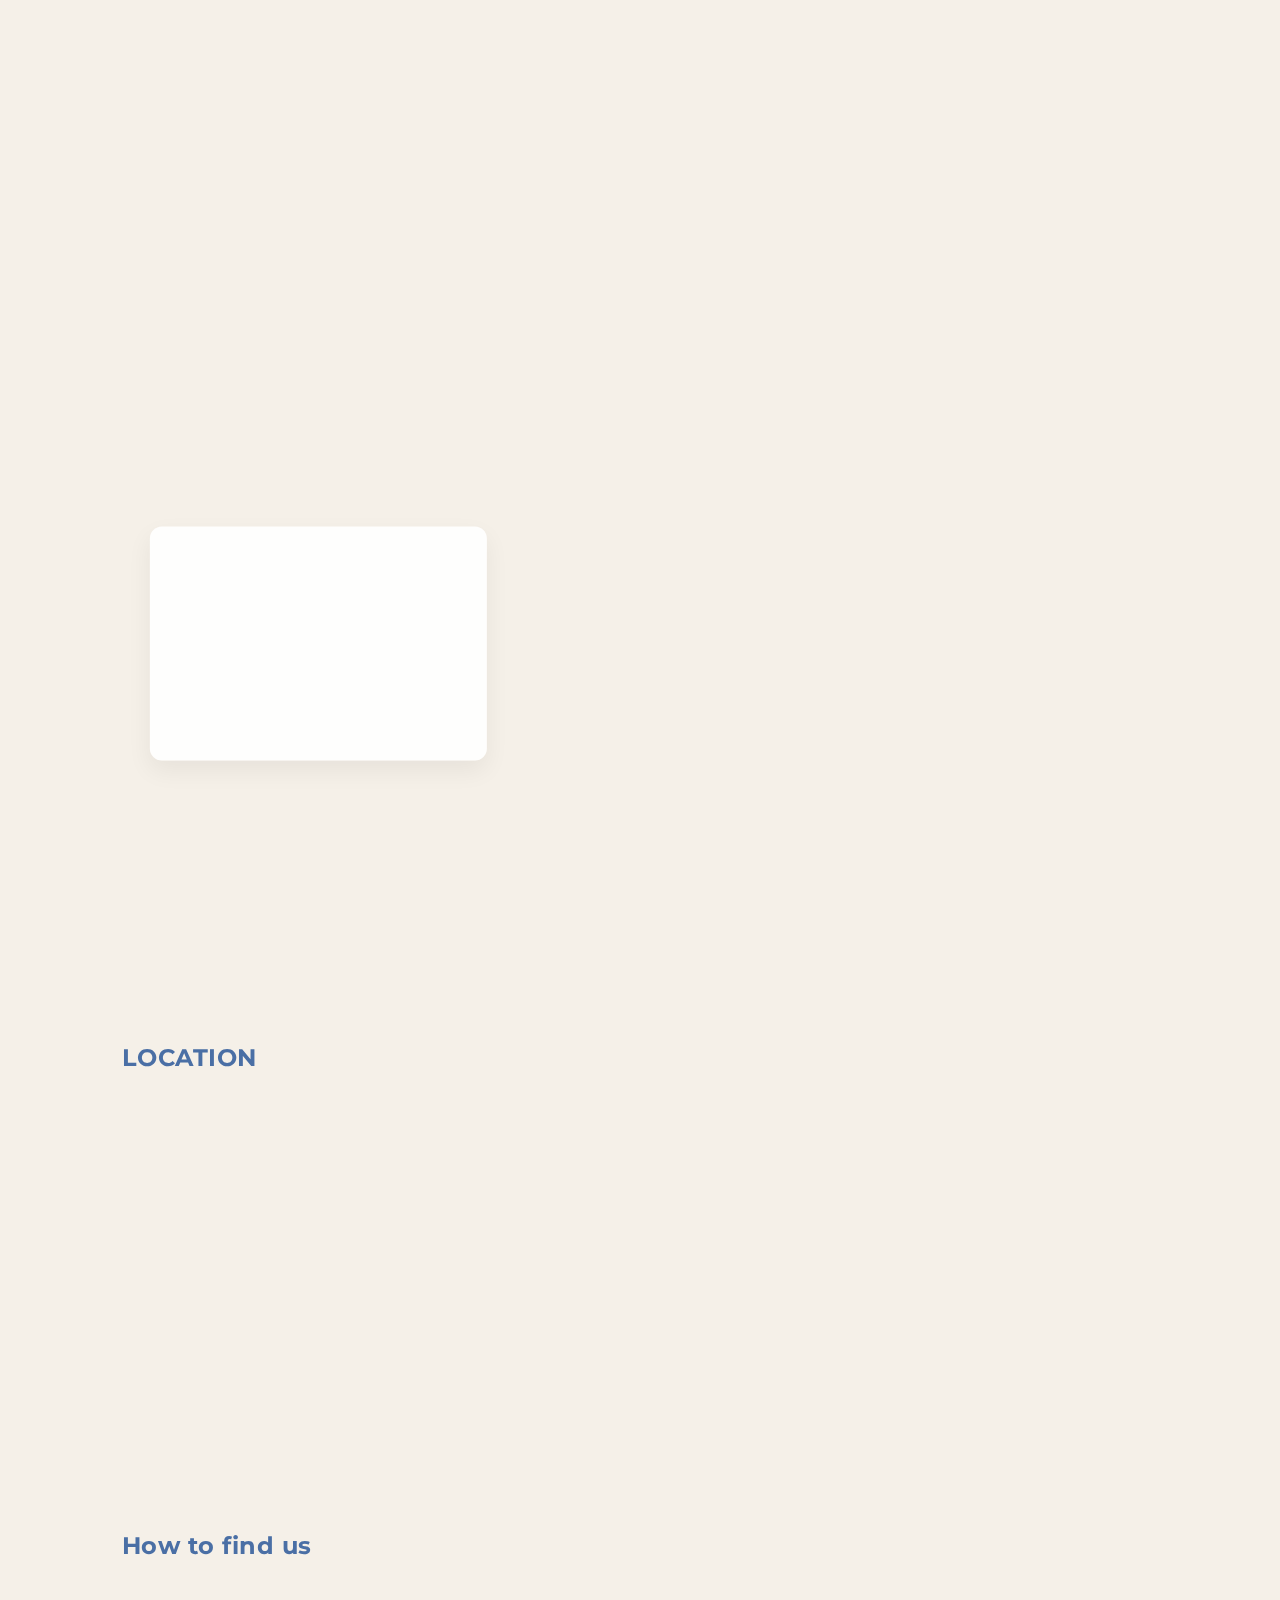
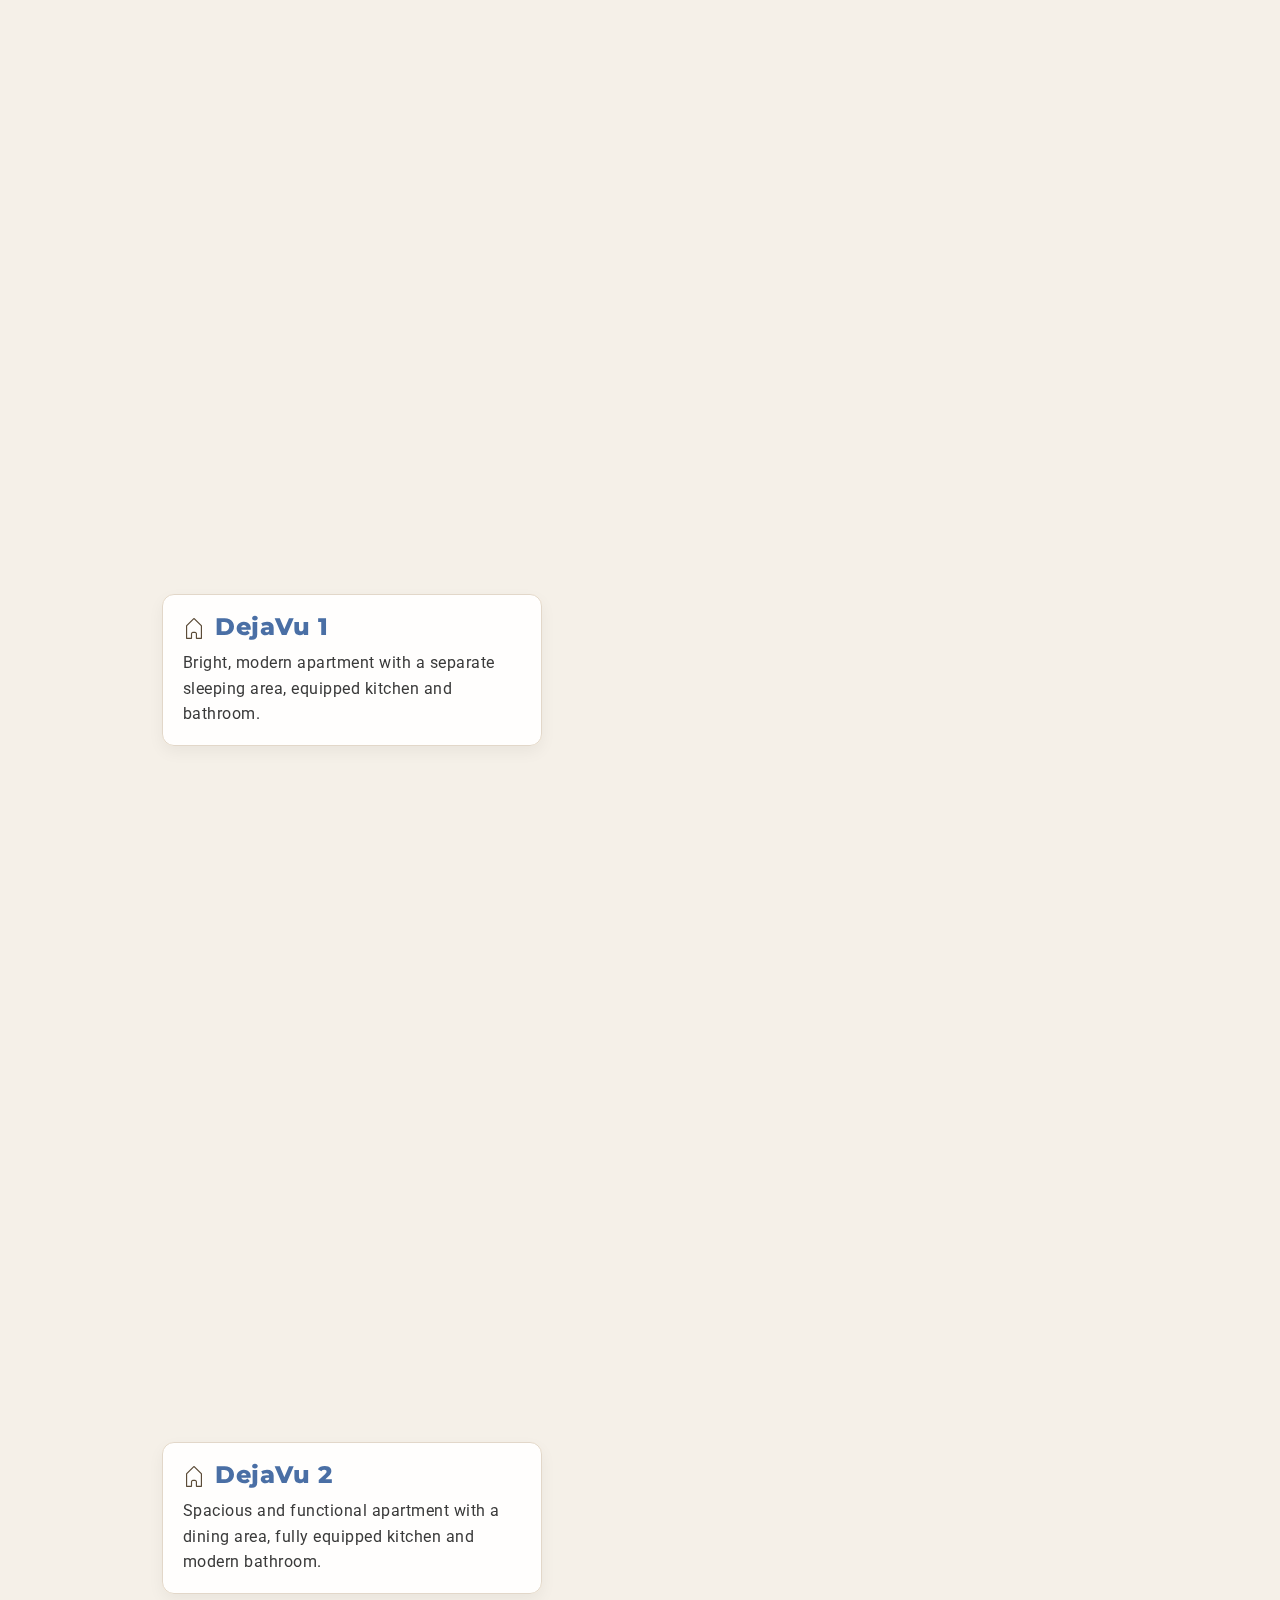
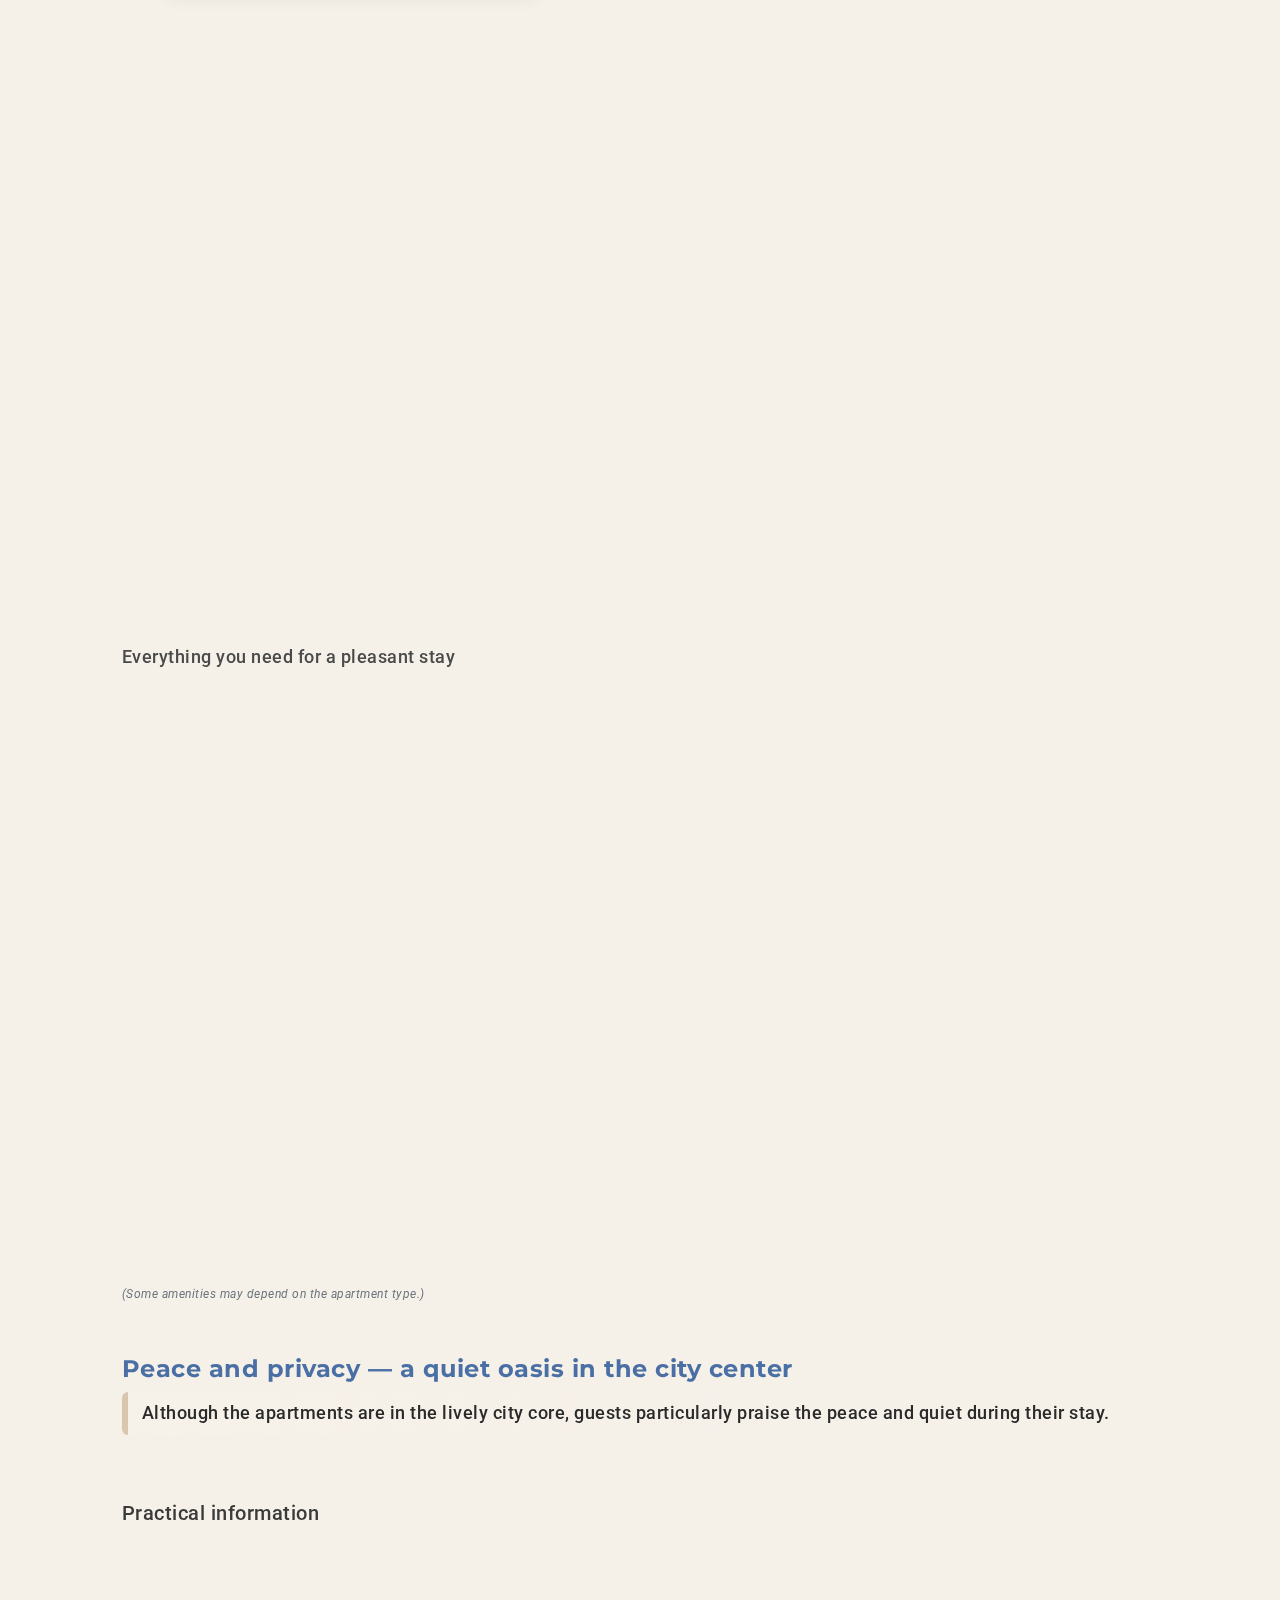
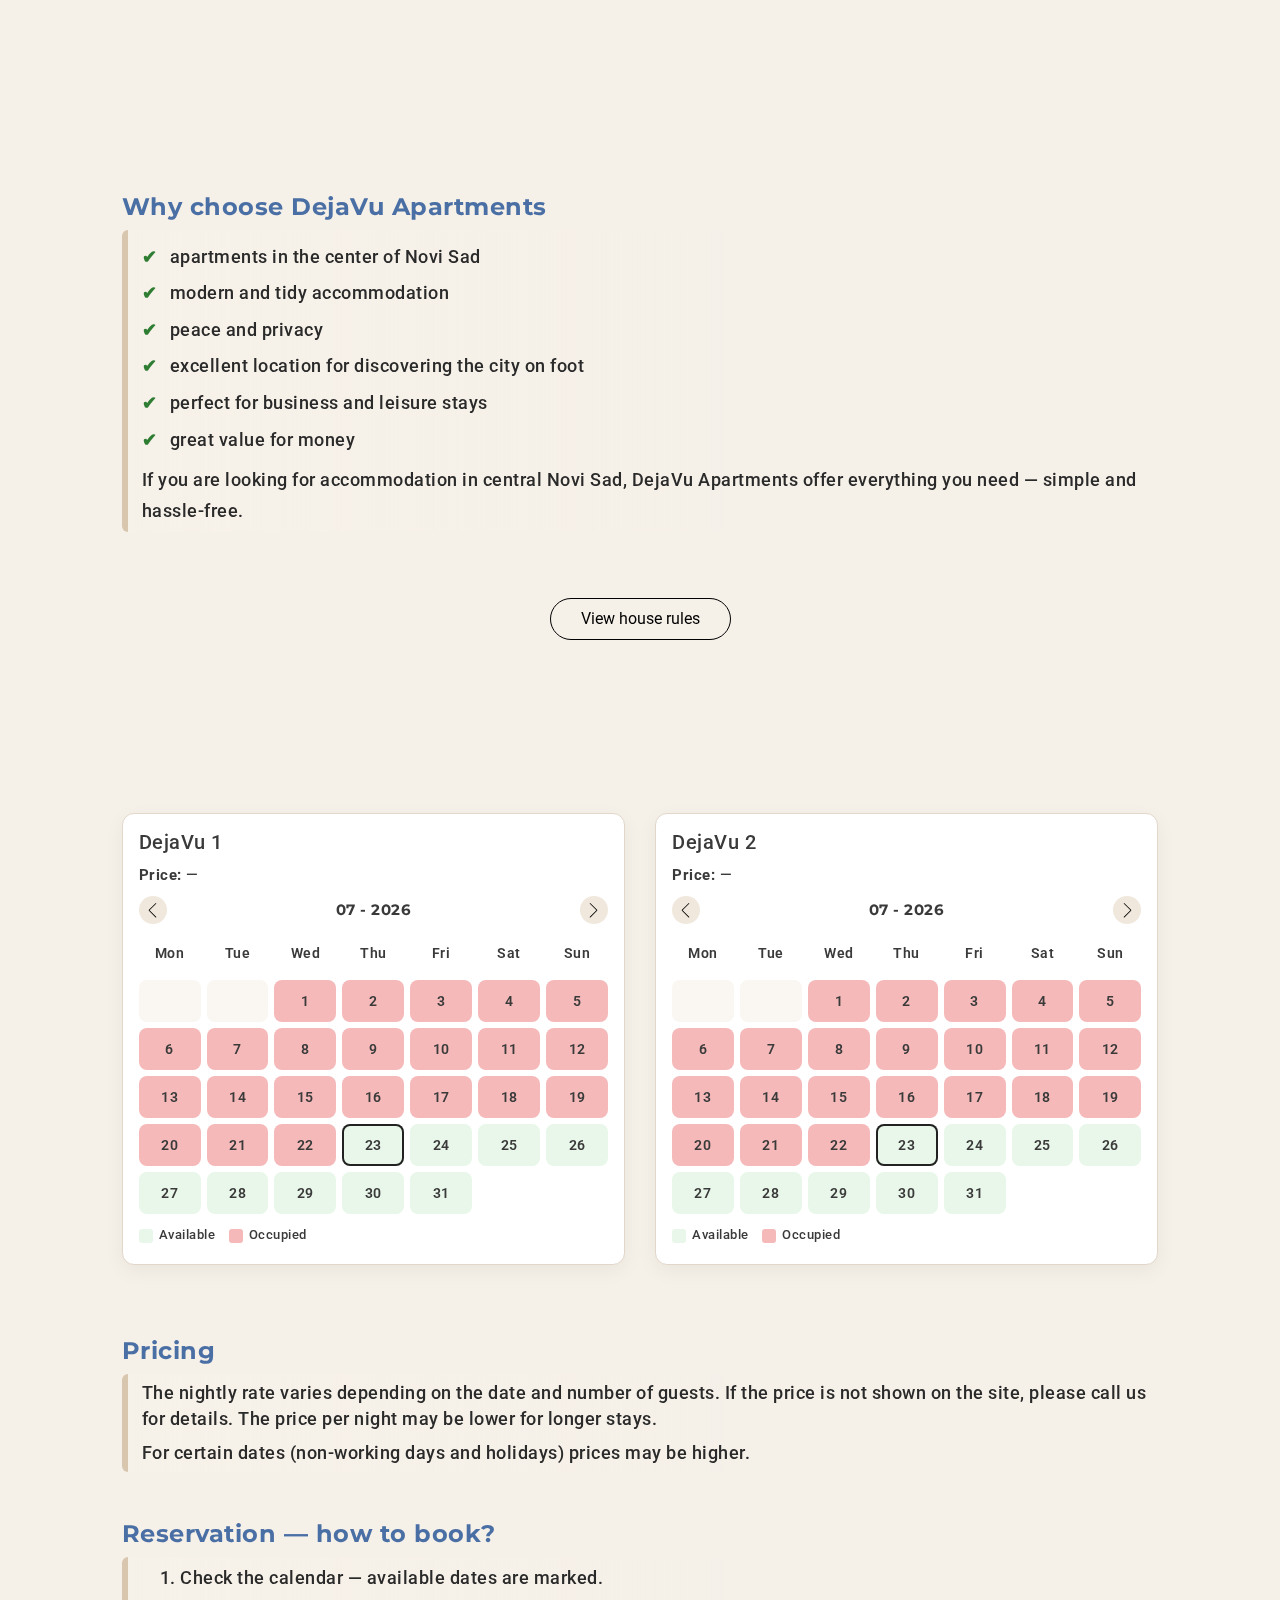
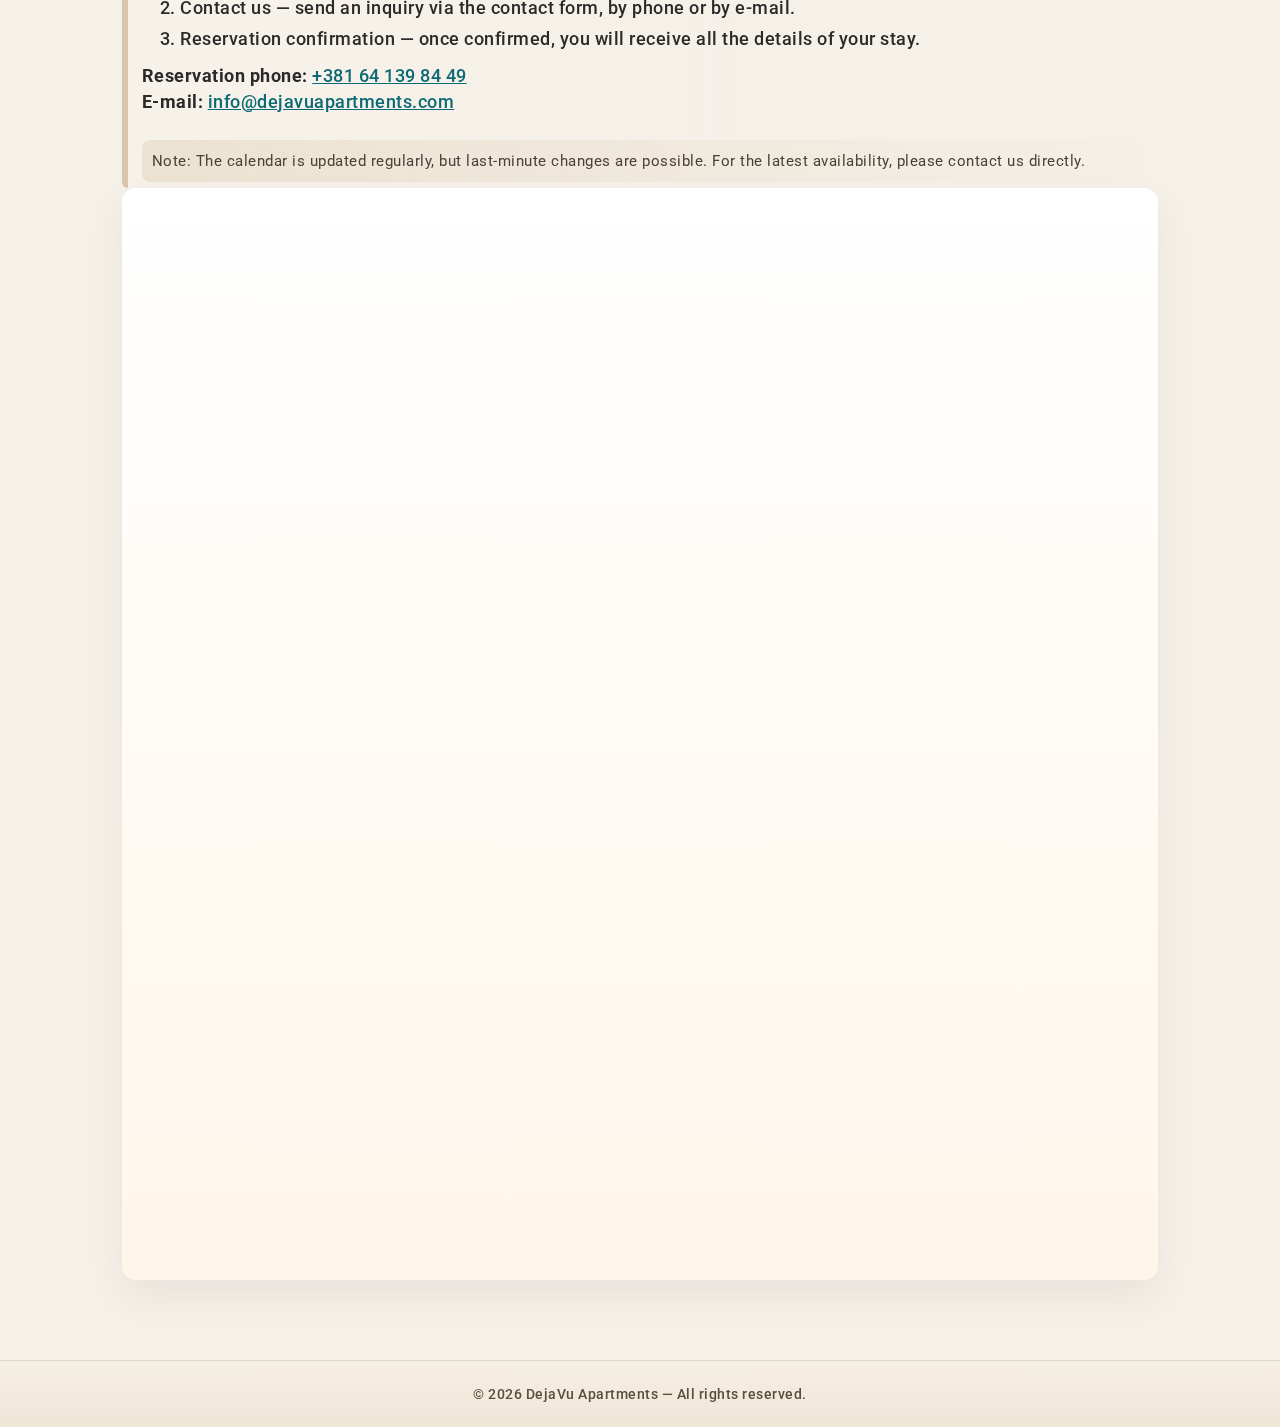
<file: index-en.html>
<!doctype html>
<html lang="en">
  <head>
    <!-- Meta Tags -->
    <meta charset="utf-8" />
    <meta
      content="width=device-width, initial-scale=1, shrink-to-fit=no"
      name="viewport"
    />
    <!-- Author -->
    <meta name="author" content="Themes Industry" />
    <!-- description -->
    <meta
      name="description"
      content="DejaVu Apartments Novi Sad – modern and comfortable private accommodation in the heart of the city. Two apartments (DejaVu 1 and DejaVu 2), great location, amenities, and contact for booking."
    />
    <!-- keywords -->
    <meta
      name="keywords"
      content="DejaVu Apartments, Novi Sad apartments, accommodation Novi Sad, DejaVu 1, DejaVu 2, Novi Sad center, private apartments"
    />
    <!-- Page Title -->
    <title>DejaVu Apartments | Novi Sad</title>
    <!-- Favicon -->
    <link rel="icon" href="portfolio-agency/img/logo-dejan.jpeg" />
    <!-- Bundle -->
    <link rel="stylesheet" href="vendor/css/bundle.min.css" />
    <link rel="stylesheet" href="vendor/css/jquery.fancybox.min.css" />
    <link rel="stylesheet" href="vendor/css/owl.carousel.min.css" />
    <link rel="stylesheet" href="vendor/css/wow.css" />
    <!-- Style Sheet -->
    <link rel="stylesheet" href="vendor/css/LineIcons.min.css" />
    <link rel="stylesheet" href="portfolio-agency/css/style.css" />
  </head>
  <body data-spy="scroll" data-target=".side-nav-menu" data-offset="400">
    <!-- Preloader -->
    <div class="preloader">
      <div class="dot-container">
        <div class="dot dot-1"></div>
        <div class="dot dot-2"></div>
        <div class="dot dot-3"></div>
      </div>

      <svg xmlns="http://www.w3.org/2000/svg" version="1.1">
        <defs>
          <filter id="goo">
            <feGaussianBlur
              in="SourceGraphic"
              stdDeviation="10"
              result="blur"
            />
            <feColorMatrix
              in="blur"
              mode="matrix"
              values="1 0 0 0 0  0 1 0 0 0  0 0 1 0 0  0 0 0 21 -7"
            />
          </filter>
        </defs>
      </svg>
    </div>
    <!-- Preloader End -->

    <header>
      <div class="inner-header">
        <div class="">
          <div class="row no-gutters">
            <div class="col-4 col-lg-4 d-flex align-items-center">
              <a
                href="javascript:void(0)"
                class="sidemenu_btn link"
                id="sidemenu_toggle"
              >
                <span></span>
                <span></span>
                <span></span>
              </a>
            </div>
            <div class="col-4 col-lg-4 d-flex justify-content-center">
              <a class="navbar-brand link" href="#">
                <img
                  src="portfolio-agency/img/logo-dejan.jpeg"
                  alt="DejaVu Apartments logo"
                  width="100"
                />
              </a>
            </div>
            <div
              class="col-4 col-lg-4 d-flex justify-content-end align-items-center"
            >
              <a href="#contact-sec" class="btn btn-main rounded-pill"
                >Book now</a
              >
              <div class="lang-switch ml-2 d-flex">
                <a href="index.html" title="Srpski" aria-label="Srpski">
                  <img src="portfolio-agency/img/flags/rs.svg" alt="RS" />
                </a>
                <a
                  href="index-en.html"
                  title="English"
                  aria-label="English"
                  aria-current="true"
                >
                  <img src="portfolio-agency/img/flags/gb.svg" alt="EN" />
                </a>
              </div>
            </div>
          </div>
        </div>
      </div>
      <!--Side Nav-->
      <div class="side-menu hidden side-menu-opacity">
        <div class="bg-overlay"></div>
        <div class="inner-wrapper">
          <span class="btn-close" id="btn_sideNavClose"><i></i><i></i></span>
          <div class="container">
            <div class="row w-100 side-menu-inner-content">
              <div class="col-12 col-lg-8 offset-lg-2 nav-icon">
                <nav class="navbar navbar-nav">
                  <div class="side-nav-menu">
                    <a class="nav-link home active anim-text-white" href="#"
                      >Home</a
                    >
                    <a
                      class="nav-link scroll anim-text-white"
                      href="#services-sec"
                      >About</a
                    >
                    <a
                      class="nav-link scroll anim-text-white"
                      href="#lokacija-sec"
                      >Location</a
                    >
                    <a
                      class="nav-link scroll anim-text-white"
                      href="#portfolio-sec"
                      >Apartments</a
                    >
                    <a
                      class="nav-link scroll anim-text-white"
                      href="#testimonial-sec"
                      >Amenities</a
                    >
                    <a
                      class="nav-link scroll anim-text-white"
                      href="#contact-sec"
                      >Contact <span></span><span></span><span></span
                    ></a>
                    <span class="menu-line link"
                      ><i aria-hidden="true">/</i></span
                    >
                  </div>
                </nav>
              </div>
              <div class="side-menu-footer">
                <div class="social-icons">
                  <span
                    ><a href="#" class="fb"><i class="fab fa-facebook-f"></i></a
                  ></span>
                  <span
                    ><a href="#" class="twit"
                      ><i class="fab fa-x-twitter"></i></a
                  ></span>
                  <span
                    ><a href="#" class="in"
                      ><i class="fab fa-linkedin-in"></i></a
                  ></span>
                  <span
                    ><a href="#" class="insta"
                      ><i class="fab fa-instagram"></i></a
                  ></span>
                </div>
                <p class="copywrite text-right">
                  &copy; <span class="current-year"></span> DejaVu Apartments
                </p>
              </div>
            </div>
          </div>
        </div>
      </div>
      <a id="close_side_menu" href="javascript:void(0);"></a>
    </header>

    <!--main slider section start-->
    <section class="main">
      <div class="container-fluid">
        <div class="row no-gutters">
          <div
            class="col-12 col-lg-3 align-items-center justify-content-end nav-icon d-none d-lg-flex"
          >
            <nav class="navbar navbar-nav">
              <div
                class="side-nav-menu ml-auto wow slideInLeft"
                data-wow-delay=".5s"
              >
                <a class="nav-link home active anim-text" href="#">Home</a>
                <a class="nav-link scroll anim-text" href="#services-sec"
                  >About</a
                >
                <a class="nav-link scroll anim-text" href="#lokacija-sec"
                  >Location</a
                >
                <a class="nav-link scroll anim-text" href="#portfolio-sec"
                  >Apartments</a
                >
                <a class="nav-link scroll anim-text" href="#testimonial-sec"
                  >Amenities</a
                >
                <a class="nav-link scroll anim-text" href="#contact-sec"
                  >Contact <span></span><span></span><span></span
                ></a>
                <span class="menu-line link"><i aria-hidden="true">/</i></span>
              </div>
            </nav>
            <div class="sidenav-bottom">
              <div class="social-icons">
                <span
                  ><a href="#" class="fb"><i class="fab fa-facebook-f"></i></a
                ></span>
                <span
                  ><a href="#" class="twit"><i class="fab fa-x-twitter"></i></a
                ></span>
                <span
                  ><a href="#" class="in"><i class="fab fa-linkedin-in"></i></a
                ></span>
                <span
                  ><a href="#" class="insta"><i class="fab fa-instagram"></i></a
                ></span>
              </div>
              <p class="copywrite text-right">
                &copy; <span class="current-year"></span> DejaVu Apartments
              </p>
            </div>
          </div>
          <div class="col-12 col-lg-9 img-area">
            <div
              class="slider-img position-relative wow slideInRight"
              data-wow-delay=".5s"
            >
              <img
                src="portfolio-agency/img/dejavu1/529797904.jpg"
                alt="Novi Sad panorama"
              />
              <div class="white-overlay"></div>
            </div>
          </div>
        </div>
      </div>
    </section>
    <!--main slider section end-->

    <!-- O NAMA -->
    <section
      class="services-sec padding-top padding-bottom-half"
      id="services-sec"
    >
      <div class="container">
        <div class="row">
          <div class="col-12 col-lg-4">
            <div class="heading-area">
              <img
                src="portfolio-agency/img/logo-dejan.jpeg"
                alt="DejaVu Apartments logo"
              />
              <!-- <h4 class="heading wow slideInLeft">DejaVu Apartments</h4> -->
            </div>
          </div>
          <div class="col-12 col-lg-8">
            <div class="image-holder wow slideInRight">
              <img
                src="portfolio-agency/img/dejavu1/529797753.jpg"
                alt="DejaVu Apartments interior"
              />
            </div>
          </div>
          <div class="col-12 padding-top-half">
            <div class="amenities-grid wow fadeInUp">
              <div class="amenities-card">
                <h5>Accommodation in the heart of Novi Sad</h5>
                <p class="mb-2">
                  Looking for the perfect place to stay in central Novi Sad?
                </p>
                <p>
                  <strong>DejaVu Apartments</strong> combine comfort and style
                  in the very heart of the city. Ideal for family trips and city
                  breaks alike – all major
                  <strong>tourist attractions</strong> are within walking
                  distance, and <strong>Zmaj Jovina</strong> Street is only 150
                  m from the apartments.
                </p>
                <p class="mb-0">
                  With Novi Sad’s landmarks and vibrant city atmosphere nearby,
                  the location guarantees a
                  <strong> relaxed and memorable stay</strong>.
                </p>
              </div>
              <div class="feature-strip">
                <div class="strip-body">
                  <h5 class="mb-2">About us – a stay that feels like home</h5>
                  <p>
                    Our accommodation is modern and functional, designed for
                    guests who want a
                    <strong>reliable, tidy and pleasant</strong> place to stay.
                    We always take care of cleanliness, a calm atmosphere, and
                    the small details that make your stay easier.
                  </p>
                  <p class="mb-0">
                    <strong>The simple idea</strong> – a clean and
                    well-organized apartment, peace and a great location:
                    everything you need to experience the city without rushing.
                  </p>
                </div>
              </div>
              <div class="accent-panel">
                <h5>Whether you are visiting</h5>
                <ul class="plain-list mb-2">
                  <li>for leisure</li>
                  <li>for business</li>
                  <li>for a short weekend</li>
                  <li>or for a longer stay</li>
                </ul>
                <p class="mb-0">
                  With us, you will find everything you need for a
                  <strong>comfortable</strong> and
                  <strong>carefree</strong> stay in Novi Sad.
                </p>
              </div>
            </div>
          </div>
        </div>
      </div>
    </section>
    <!-- O NAMA end-->

    <!-- LOKACIJA / NOVI SAD -->
    <section class="portfolio-sec padding-top-half" id="lokacija-sec">
      <div class="container-fluid">
        <div class="row">
          <div class="col-12 col-lg-4">
            <div class="heading-area long-area">
              <!-- <h4 class="heading wow slideInLeft">Location –<br />Novi Sad</h4> -->
              <p class="text wow slideInLeft">
                The apartments are located in Novi Sad’s strict city center
                (Svetozara Miletića 49). Freedom Square, Zmaj Jovina and
                Dunavska Street, Danube Park, Petrovaradin Fortress and the
                Serbian National Theatre are just a few minutes’ walk away.
              </p>
            </div>
          </div>
          <div class="col-12 col-lg-8 mx-auto position-relative location-block">
            <div
              class="portfolio-carousel owl-carousel owl-theme wow slideInRight"
            >
              <div class="item">
                <div class="image-holder">
                  <img
                    src="portfolio-agency/img/novi-sad/Aufmacher-Novi-Sad-Freiheitsplatz-c-Aleksandar-Milutiovic-SNTO-.jpg"
                    alt="Freedom Square, Novi Sad"
                  />
                </div>
              </div>
              <div class="item">
                <div class="image-holder">
                  <img
                    src="portfolio-agency/img/novi-sad/caption dunavska.jpg"
                    alt="Dunavska Street"
                  />
                </div>
              </div>
              <div class="item">
                <div class="image-holder">
                  <img
                    src="portfolio-agency/img/novi-sad/Dunavska-ulica-IMG_2063_compressed.jpg"
                    alt="Dunavska Street"
                  />
                </div>
              </div>
              <div class="item">
                <div class="image-holder">
                  <img
                    src="portfolio-agency/img/novi-sad/entrance-to-the-fortress.jpg"
                    alt="entrance to the fortress"
                  />
                </div>
              </div>
              <div class="item">
                <div class="image-holder">
                  <img
                    src="portfolio-agency/img/novi-sad/izdavanje-lokala-beograd-4B0Ig5Yhzihv.jpg"
                    alt="Belgrade retail space"
                  />
                </div>
              </div>
              <div class="item">
                <div class="image-holder">
                  <img
                    src="portfolio-agency/img/novi-sad/Novi-sad-5.jpg"
                    alt="Novi Sad"
                  />
                </div>
              </div>
              <div class="item">
                <div class="image-holder">
                  <img
                    src="portfolio-agency/img/novi-sad/novi-sad.avif"
                    alt="Novi Sad"
                  />
                </div>
              </div>
              <div class="item">
                <div class="image-holder">
                  <img
                    src="portfolio-agency/img/novi-sad/Petrovaradin-Fortress.jpg"
                    alt="Petrovaradin Fortress"
                  />
                </div>
              </div>
              <div class="item">
                <div class="image-holder">
                  <img
                    src="portfolio-agency/img/novi-sad/Petrovaradinska_tvrdjava_2.jpg"
                    alt="Petrovaradin Fortress"
                  />
                </div>
              </div>
              <div class="item">
                <div class="image-holder">
                  <img
                    src="portfolio-agency/img/novi-sad/srpsko-narodno-pozoriste.jpg"
                    alt="Serbian National Theatre"
                  />
                </div>
              </div>
              <div class="item">
                <div class="image-holder">
                  <img
                    src="portfolio-agency/img/novi-sad/VisitNS-nekad-sad-10-scaled.jpg"
                    alt="Visit Novi Sad"
                  />
                </div>
              </div>
              <div class="item">
                <div class="image-holder">
                  <img
                    src="portfolio-agency/img/novi-sad/X1000772.jpg"
                    alt="X1000772"
                  />
                </div>
              </div>
            </div>
            <div class="work-navigation">
              <a href="javascript:void(0);" class="portfolio-left-arr"
                ><i class="lni lni-chevron-left"></i
              ></a>
              <a href="javascript:void(0);" class="portfolio-right-arr"
                ><i class="lni lni-chevron-right"></i
              ></a>
            </div>
          </div>
          <div class="col-12 col-lg-10 mx-auto pt-3">
            <h3 class="mb-2 inline-heading">LOCATION</h3>
            <div class="inline-text wow fadeInUp">
              <h5 class="mb-2">Apartments in the very center of Novi Sad</h5>
              <p class="mb-3">
                DejaVu Apartments are located in Novi Sad’s strict city center,
                making them an ideal starting point for exploring the city.
              </p>
              <div class="amenities-card mb-3">
                <h5 class="mb-2">Within walking distance you will find:</h5>
                <ul class="plain-list mb-0">
                  <li>Freedom Square (200 m)</li>
                  <li>
                    Zmaj Jovina and Dunavska Street (pedestrian zone), 150 m
                    away
                  </li>
                  <li>Danube Park (300 m)</li>
                  <li>Petrovaradin Fortress</li>
                  <li>Serbian National Theatre (200 m)</li>
                  <li>Numerous restaurants, cafés and shops (200 m)</li>
                </ul>
              </div>
              <p class="mb-0">
                Thanks to the location, you often will not need a car during
                your stay. Just park with us and relax.
              </p>
            </div>
            <h5 class="mb-2 inline-heading">How to find us</h5>
            <div
              class="ratio ratio-16x9"
              style="border-radius: 12px; overflow: hidden"
            >
              <iframe
                src="https://www.google.com/maps?q=Svetozara%20Mileti%C4%87a%2049,%20Novi%20Sad&output=embed"
                width="100%"
                height="420"
                style="border: 0"
                allowfullscreen=""
                loading="lazy"
                referrerpolicy="no-referrer-when-downgrade"
                title="Map - DejaVu Apartments"
              ></iframe>
            </div>
          </div>
        </div>
      </div>
    </section>
    <!-- LOKACIJA end -->

    <!-- APARTMANI -->
    <section class="portfolio-sec padding-top-half" id="portfolio-sec">
      <div class="container-fluid">
        <div class="row">
          <div class="col-12">
            <div class="section-intro">
              <!-- <h4 class="heading wow slideInLeft">Apartments</h4> -->
              <p class="text wow slideInLeft">
                Two apartments are available. <br />
                DejaVu 1 and DejaVu 2. <br />
                carefully furnished to provide maximum comfort and practicality
                for both short and long stays.
              </p>
            </div>
          </div>
          <div class="col-12 col-lg-10 mx-auto">
            <!-- Galerija: DejaVu 1 -->
            <div class="apartment-gallery position-relative mb-5">
              <div
                class="portfolio-carousel owl-carousel owl-theme wow slideInRight"
              >
                <div class="item">
                  <div class="image-holder">
                    <img
                      src="portfolio-agency/img/dejavu1/529797741.jpg"
                      alt="DejaVu 1"
                    />
                  </div>
                </div>
                <div class="item">
                  <div class="image-holder">
                    <img
                      src="portfolio-agency/img/dejavu1/529797743.jpg"
                      alt="DejaVu 1"
                    />
                  </div>
                </div>
                <div class="item">
                  <div class="image-holder">
                    <img
                      src="portfolio-agency/img/dejavu1/529797746.jpg"
                      alt="DejaVu 1"
                    />
                  </div>
                </div>
                <div class="item">
                  <div class="image-holder">
                    <img
                      src="portfolio-agency/img/dejavu1/529797753.jpg"
                      alt="DejaVu 1"
                    />
                  </div>
                </div>
                <div class="item">
                  <div class="image-holder">
                    <img
                      src="portfolio-agency/img/dejavu1/529797759.jpg"
                      alt="DejaVu 1"
                    />
                  </div>
                </div>
                <div class="item">
                  <div class="image-holder">
                    <img
                      src="portfolio-agency/img/dejavu1/529797765.jpg"
                      alt="DejaVu 1"
                    />
                  </div>
                </div>
                <div class="item">
                  <div class="image-holder">
                    <img
                      src="portfolio-agency/img/dejavu1/529797775.jpg"
                      alt="DejaVu 1"
                    />
                  </div>
                </div>
                <div class="item">
                  <div class="image-holder">
                    <img
                      src="portfolio-agency/img/dejavu1/529797782.jpg"
                      alt="DejaVu 1"
                    />
                  </div>
                </div>
                <div class="item">
                  <div class="image-holder">
                    <img
                      src="portfolio-agency/img/dejavu1/529797788.jpg"
                      alt="DejaVu 1"
                    />
                  </div>
                </div>
                <div class="item">
                  <div class="image-holder">
                    <img
                      src="portfolio-agency/img/dejavu1/529797793.jpg"
                      alt="DejaVu 1"
                    />
                  </div>
                </div>
                <div class="item">
                  <div class="image-holder">
                    <img
                      src="portfolio-agency/img/dejavu1/529797800.jpg"
                      alt="DejaVu 1"
                    />
                  </div>
                </div>
                <div class="item">
                  <div class="image-holder">
                    <img
                      src="portfolio-agency/img/dejavu1/529797812.jpg"
                      alt="DejaVu 1"
                    />
                  </div>
                </div>
                <div class="item">
                  <div class="image-holder">
                    <img
                      src="portfolio-agency/img/dejavu1/529797822.jpg"
                      alt="DejaVu 1"
                    />
                  </div>
                </div>
                <div class="item">
                  <div class="image-holder">
                    <img
                      src="portfolio-agency/img/dejavu1/529797833.jpg"
                      alt="DejaVu 1"
                    />
                  </div>
                </div>
                <div class="item">
                  <div class="image-holder">
                    <img
                      src="portfolio-agency/img/dejavu1/529797857.jpg"
                      alt="DejaVu 1"
                    />
                  </div>
                </div>
                <div class="item">
                  <div class="image-holder">
                    <img
                      src="portfolio-agency/img/dejavu1/529797883.jpg"
                      alt="DejaVu 1"
                    />
                  </div>
                </div>
                <div class="item">
                  <div class="image-holder">
                    <img
                      src="portfolio-agency/img/dejavu1/529797893.jpg"
                      alt="DejaVu 1"
                    />
                  </div>
                </div>
                <div class="item">
                  <div class="image-holder">
                    <img
                      src="portfolio-agency/img/dejavu1/529797904.jpg"
                      alt="DejaVu 1"
                    />
                  </div>
                </div>
                <div class="item">
                  <div class="image-holder">
                    <img
                      src="portfolio-agency/img/dejavu1/529797923.jpg"
                      alt="DejaVu 1"
                    />
                  </div>
                </div>
                <div class="item">
                  <div class="image-holder">
                    <img
                      src="portfolio-agency/img/dejavu1/529797929.jpg"
                      alt="DejaVu 1"
                    />
                  </div>
                </div>
                <div class="item">
                  <div class="image-holder">
                    <img
                      src="portfolio-agency/img/dejavu1/529797935.jpg"
                      alt="DejaVu 1"
                    />
                  </div>
                </div>
                <div class="item">
                  <div class="image-holder">
                    <img
                      src="portfolio-agency/img/dejavu1/529797947.jpg"
                      alt="DejaVu 1"
                    />
                  </div>
                </div>
              </div>
              <div class="apartment-info-card">
                <h5 class="mb-2 apartment-title-with-icon">
                  <span class="apartment-title-icon"
                    ><i class="lni lni-home"></i></span
                  >DejaVu 1
                </h5>
                <p class="text mb-0">
                  Bright, modern apartment with a separate sleeping area,
                  equipped kitchen and bathroom.
                </p>
              </div>
            </div>

            <!-- Galerija: DejaVu 2 -->
            <div class="apartment-gallery position-relative">
              <div
                class="portfolio-carousel owl-carousel owl-theme wow slideInRight"
              >
                <div class="item">
                  <div class="image-holder">
                    <img
                      src="portfolio-agency/img/dejavu2/526904288.jpg"
                      alt="DejaVu 2"
                    />
                  </div>
                </div>
                <div class="item">
                  <div class="image-holder">
                    <img
                      src="portfolio-agency/img/dejavu2/526904303.jpg"
                      alt="DejaVu 2"
                    />
                  </div>
                </div>
                <div class="item">
                  <div class="image-holder">
                    <img
                      src="portfolio-agency/img/dejavu2/526904304.jpg"
                      alt="DejaVu 2"
                    />
                  </div>
                </div>
                <div class="item">
                  <div class="image-holder">
                    <img
                      src="portfolio-agency/img/dejavu2/526904305.jpg"
                      alt="DejaVu 2"
                    />
                  </div>
                </div>
                <div class="item">
                  <div class="image-holder">
                    <img
                      src="portfolio-agency/img/dejavu2/526904310.jpg"
                      alt="DejaVu 2"
                    />
                  </div>
                </div>
                <div class="item">
                  <div class="image-holder">
                    <img
                      src="portfolio-agency/img/dejavu2/526904311.jpg"
                      alt="DejaVu 2"
                    />
                  </div>
                </div>
                <div class="item">
                  <div class="image-holder">
                    <img
                      src="portfolio-agency/img/dejavu2/526904314.jpg"
                      alt="DejaVu 2"
                    />
                  </div>
                </div>
                <div class="item">
                  <div class="image-holder">
                    <img
                      src="portfolio-agency/img/dejavu2/526904315.jpg"
                      alt="DejaVu 2"
                    />
                  </div>
                </div>
                <div class="item">
                  <div class="image-holder">
                    <img
                      src="portfolio-agency/img/dejavu2/526904316.jpg"
                      alt="DejaVu 2"
                    />
                  </div>
                </div>
                <div class="item">
                  <div class="image-holder">
                    <img
                      src="portfolio-agency/img/dejavu2/526904317.jpg"
                      alt="DejaVu 2"
                    />
                  </div>
                </div>
                <div class="item">
                  <div class="image-holder">
                    <img
                      src="portfolio-agency/img/dejavu2/526904323.jpg"
                      alt="DejaVu 2"
                    />
                  </div>
                </div>
                <div class="item">
                  <div class="image-holder">
                    <img
                      src="portfolio-agency/img/dejavu2/526904325.jpg"
                      alt="DejaVu 2"
                    />
                  </div>
                </div>
                <div class="item">
                  <div class="image-holder">
                    <img
                      src="portfolio-agency/img/dejavu2/526904328.jpg"
                      alt="DejaVu 2"
                    />
                  </div>
                </div>
                <div class="item">
                  <div class="image-holder">
                    <img
                      src="portfolio-agency/img/dejavu2/601939958.jpg"
                      alt="DejaVu 2"
                    />
                  </div>
                </div>
              </div>
              <div class="apartment-info-card">
                <h5 class="mb-2 apartment-title-with-icon">
                  <span class="apartment-title-icon"
                    ><i class="lni lni-home"></i></span
                  >DejaVu 2
                </h5>
                <p class="text mb-0">
                  Spacious and functional apartment with a dining area, fully
                  equipped kitchen and modern bathroom.
                </p>
              </div>
            </div>
          </div>
        </div>
      </div>
    </section>
    <!-- APARTMANI end -->

    <!-- POGODNOSTI -->
    <section
      class="testimonial-sec padding-top-half padding-bottom-half"
      id="testimonial-sec"
    >
      <div class="container-fluid">
        <div class="row">
          <div class="col-12 col-lg-10 mx-auto">
            <div class="heading-area">
              <!-- <h4 class="heading wow slideInLeft">Amenities</h4> -->
              <p class="section-subtitle">
                Everything you need for a pleasant stay
              </p>
            </div>
          </div>
          <div class="col-12 col-lg-10 mx-auto">
            <p class="info-blurb wow fadeInUp">
              DejaVu Apartments offer amenities that match the standards of
              modern city accommodation, in line with the information available
              on our website and on the Booking platform.
            </p>
            <div class="amenities-grid wow slideInRight">
              <div class="amenities-card">
                <div class="amenity-box-header">
                  <span class="amenity-box-icon"
                    ><i class="lni lni-home"></i
                  ></span>
                  <h5>Apartment features</h5>
                </div>
                <ul class="list-2col">
                  <li>Comfortable double or single beds</li>
                  <li>Fully equipped kitchen or kitchenette</li>
                  <li>Dining area</li>
                  <li>Private bathroom with shower</li>
                  <li>Complimentary bathroom toiletries</li>
                  <li>Hair dryer</li>
                  <li>Washing machine (in some units)</li>
                </ul>
              </div>
              <div class="feature-strip">
                <div class="amenity-box-header">
                  <span class="amenity-box-icon"
                    ><i class="lni lni-cog"></i
                  ></span>
                  <h5 class="mb-2">Tech and comfort</h5>
                </div>
                <ul class="plain-list">
                  <li>Air conditioning and heating</li>
                  <li>Free Wi‑Fi</li>
                  <li>Flat‑screen TV with cable channels</li>
                  <li>Sockets and bedside lighting</li>
                </ul>
              </div>
              <div class="accent-panel">
                <div class="amenity-box-header">
                  <span class="amenity-box-icon"
                    ><i class="lni lni-star"></i
                  ></span>
                  <h5>Additional amenities</h5>
                </div>
                <ul class="list-2col">
                  <li>Fresh bed linen and towels</li>
                  <li>Wardrobe or storage space</li>
                  <li>
                    Sound insulation (appropriate to the urban environment)
                  </li>
                  <li>NON‑SMOKING APARTMENTS</li>
                  <li>
                    Enclosed balcony for each apartment where smoking is allowed
                  </li>
                  <li>24/7 CCTV of shared areas</li>
                </ul>
              </div>
            </div>
          </div>
          <div class="col-12 col-lg-10 mx-auto">
            <p class="note small text-muted mt-2">
              (Some amenities may depend on the apartment type.)
            </p>
          </div>

          <!-- Mir i privatnost (inline stil, bez kartice) -->
          <div class="col-12 col-lg-10 mx-auto padding-top-half">
            <h5 class="mb-2 inline-heading">
              Peace and privacy — a quiet oasis in the city center
            </h5>
            <div class="inline-text">
              <p class="mb-0">
                Although the apartments are in the lively city core, guests
                particularly praise the peace and quiet during their stay.
              </p>
            </div>
          </div>

          <!-- Praktične informacije -->
          <div class="col-12 col-lg-10 mx-auto padding-top-half">
            <h5 class="mb-3">Practical information</h5>
            <div class="info-tiles wow slideInRight">
              <div class="info-tile">
                <div class="info-tile-header">
                  <span class="info-tile-icon">
                    <svg
                      viewBox="0 0 24 24"
                      width="18"
                      height="18"
                      aria-hidden="true"
                    >
                      <circle
                        cx="12"
                        cy="12"
                        r="9"
                        fill="none"
                        stroke="currentColor"
                        stroke-width="2"
                      />
                      <path
                        d="M12 7v6l4 2"
                        fill="none"
                        stroke="currentColor"
                        stroke-width="2"
                        stroke-linecap="round"
                      />
                    </svg>
                  </span>
                  <h6 class="mb-2">Check‑in and check‑out</h6>
                </div>
                <ul class="plain-list">
                  <li>Check‑in: 14:00 – 21:00</li>
                  <li>Check‑out: 07:00 – 10:00</li>
                </ul>
              </div>
              <div class="info-tile">
                <div class="info-tile-header">
                  <span class="info-tile-icon"
                    ><i class="lni lni-map-marker"></i
                  ></span>
                  <h6 class="mb-2">Parking</h6>
                </div>
                <ul class="plain-list">
                  <li>
                    Public parking right in front of the entrance
                    (zone‑dependent)
                  </li>
                  <li>
                    Private parking inside the entrance (advance reservation —
                    limited spaces)
                  </li>
                </ul>
              </div>
              <div class="info-tile">
                <div class="info-tile-header">
                  <span class="info-tile-icon">
                    <svg
                      viewBox="0 0 24 24"
                      width="18"
                      height="18"
                      aria-hidden="true"
                    >
                      <path
                        d="M2 9a16 16 0 0 1 20 0"
                        fill="none"
                        stroke="currentColor"
                        stroke-width="2"
                        stroke-linecap="round"
                      />
                      <path
                        d="M5 12a11 11 0 0 1 14 0"
                        fill="none"
                        stroke="currentColor"
                        stroke-width="2"
                        stroke-linecap="round"
                      />
                      <path
                        d="M8 15a6 6 0 0 1 8 0"
                        fill="none"
                        stroke="currentColor"
                        stroke-width="2"
                        stroke-linecap="round"
                      />
                      <circle cx="12" cy="19" r="1.8" fill="currentColor" />
                    </svg>
                  </span>
                  <h6 class="mb-2">Internet</h6>
                </div>
                <p class="mb-0">
                  Free wireless internet is available in all apartments.
                </p>
              </div>
            </div>
          </div>

          <!-- Zašto izabrati (inline stil) -->
          <div class="col-12 col-lg-10 mx-auto padding-top-half">
            <h5 class="mb-2 inline-heading">Why choose DejaVu Apartments</h5>
            <div class="inline-text">
              <ul class="checklist">
                <li>apartments in the center of Novi Sad</li>
                <li>modern and tidy accommodation</li>
                <li>peace and privacy</li>
                <li>excellent location for discovering the city on foot</li>
                <li>perfect for business and leisure stays</li>
                <li>great value for money</li>
              </ul>
              <p class="mb-0">
                If you are looking for accommodation in central Novi Sad, DejaVu
                Apartments offer everything you need — simple and hassle‑free.
              </p>
            </div>
          </div>

          <!-- Pravila (dugme + popup) -->
          <div class="col-12 col-lg-10 mx-auto padding-top-half text-center">
            <button
              type="button"
              class="btn btn-main rounded-pill"
              id="btn-open-rules"
              aria-label="Open house rules"
            >
              View house rules
            </button>
          </div>
        </div>
      </div>
    </section>
    <!-- POGODNOSTI end -->

    <!-- REZERVACIJA / KONTAKT -->
    <section
      class="contact-sec padding-top-half padding-bottom"
      id="contact-sec"
    >
      <div class="container-fluid">
        <div class="row">
          <div class="col-12">
            <div class="section-intro">
              <h4 class="heading wow slideInLeft">Reservation and contact</h4>
            </div>
          </div>
          <div class="col-12 col-lg-10 mx-auto position-relative">
            <div class="row">
              <div class="col-md-6">
                <div class="cal-wrapper">
                  <h5 class="mb-2">DejaVu 1</h5>
                  <div class="mb-2">
                    <strong>Price:</strong>
                    <span id="price-dejavu1-view">—</span>
                  </div>
                  <div id="cal-dejavu1"></div>
                  <div class="cal-legend">
                    <span class="swatch" style="background: #e8f7e9"></span
                    >Available
                    <span
                      class="swatch"
                      style="background: #f5b9b9; margin-left: 10px"
                    ></span
                    >Occupied
                  </div>
                </div>
              </div>
              <div class="col-md-6">
                <div class="cal-wrapper">
                  <h5 class="mb-2">DejaVu 2</h5>
                  <div class="mb-2">
                    <strong>Price:</strong>
                    <span id="price-dejavu2-view">—</span>
                  </div>
                  <div id="cal-dejavu2"></div>
                  <div class="cal-legend">
                    <span class="swatch" style="background: #e8f7e9"></span
                    >Available
                    <span
                      class="swatch"
                      style="background: #f5b9b9; margin-left: 10px"
                    ></span
                    >Occupied
                  </div>
                </div>
              </div>
            </div>
          </div>
          <!-- Cenovnik i rezervacije (bez kartica) -->
          <div class="col-12 col-lg-10 mx-auto padding-top-half">
            <h5 class="mb-2 contact-heading">Pricing</h5>
            <div class="contact-text">
              <p class="mb-2">
                The nightly rate varies depending on the date and number of
                guests. If the price is not shown on the site, please call us
                for details. The price per night may be lower for longer stays.
              </p>
              <p class="mb-0">
                For certain dates (non‑working days and holidays) prices may be
                higher.
              </p>
            </div>
          </div>
          <div class="col-12 col-lg-10 mx-auto padding-top-half">
            <h5 class="mb-2 contact-heading">Reservation — how to book?</h5>
            <div class="contact-text">
              <ol class="contact-steps">
                <li>Check the calendar — available dates are marked.</li>
                <li>
                  Contact us — send an inquiry via the contact form, by phone or
                  by e‑mail.
                </li>
                <li>
                  Reservation confirmation — once confirmed, you will receive
                  all the details of your stay.
                </li>
              </ol>
              <p class="contact-cta mt-2">
                <strong>Reservation phone:</strong>
                <a href="tel:+381641398449">+381 64 139 84 49</a>
                <br />
                <strong>E‑mail:</strong>
                <a href="mailto:info@dejavuapartments.com"
                  >info@dejavuapartments.com</a
                >
              </p>
              <p class="note small text-muted mb-0">
                Note: The calendar is updated regularly, but last‑minute changes
                are possible. For the latest availability, please contact us
                directly.
              </p>
            </div>
          </div>
          <div class="col-12 col-lg-10 mx-auto position-relative">
            <div class="contact-inner">
              <div class="contact-details wow fadeInUp">
                <ul>
                  <li>
                    <i class="far fa-envelope opacity-5"></i
                    >info@dejavuapartments.com
                  </li>
                  <li>
                    <i class="lni lni-phone opacity-7"></i>+381 64 139 84 49
                  </li>
                  <li>
                    <i class="lni lni-map-marker opacity-7"></i>Svetozara
                    Miletića 49, Novi Sad, Serbia
                  </li>
                </ul>
              </div>
              <div class="contact-form-sec padding-top-half">
                <form
                  class="row contact-form wow fadeInUp"
                  id="contact-form-data"
                >
                  <div class="col-sm-12" id="result"></div>
                  <div class="col-12">
                    <input
                      type="text"
                      name="userName"
                      placeholder="Full name"
                      class="form-control"
                    />
                    <input
                      type="text"
                      name="userSubject"
                      placeholder="Phone"
                      class="form-control"
                    />
                    <input
                      type="email"
                      name="userEmail"
                      placeholder="E-mail"
                      class="form-control"
                    />
                    <label class="form-label mt-2 mb-1">Apartment</label>
                    <select
                      name="apartment"
                      class="form-control"
                      id="contact-apartment"
                    >
                      <option value="">Select apartment</option>
                      <option value="dejavu1">DejaVu 1</option>
                      <option value="dejavu2">DejaVu 2</option>
                    </select>
                    <div class="date-row mt-2">
                      <div>
                        <label class="form-label mb-1">From date</label>
                        <input
                          type="date"
                          name="arrivalDate"
                          id="contact-arrival"
                          class="form-control"
                          aria-label="Arrival date"
                        />
                      </div>
                      <div>
                        <label class="form-label mb-1">To date</label>
                        <input
                          type="date"
                          name="departureDate"
                          id="contact-departure"
                          class="form-control"
                          aria-label="Departure date"
                        />
                      </div>
                    </div>
                    <label class="form-label mt-2 mb-1">Year of birth</label>
                    <input
                      type="number"
                      name="birthYear"
                      class="form-control"
                      placeholder="e.g. 1985"
                      min="1920"
                      max="2010"
                      aria-label="Year of birth"
                    />
                    <textarea
                      class="form-control"
                      name="userMessage"
                      rows="6"
                      placeholder="Write a message"
                    ></textarea>
                  </div>
                  <div class="col-12">
                    <a
                      href="javascript:void(0);"
                      class="btn btn-main-inverse rounded-pill w-100 contact_btn"
                      ><i
                        class="fa fa-spinner fa-spin mr-2 d-none"
                        aria-hidden="true"
                      ></i
                      >Send inquiry
                    </a>
                  </div>
                </form>
              </div>
            </div>
          </div>
        </div>
      </div>
    </section>
    <!-- REZERVACIJA / KONTAKT end -->

    <footer class="site-footer">
      <div class="container-fluid">
        <p>
          © <span class="current-year"></span> DejaVu Apartments — All rights
          reserved.
        </p>
      </div>
    </footer>

    <!-- JavaScript -->
    <script src="vendor/js/bundle.min.js"></script>
    <script src="vendor/js/jquery.fancybox.min.js"></script>
    <script src="vendor/js/owl.carousel.min.js"></script>
    <script src="vendor/js/parallaxie.min.js"></script>
    <script src="vendor/js/wow.min.js"></script>

    <!-- custom script -->
    <!-- Modal: House rules -->
    <div
      class="rules-modal"
      id="rules-modal"
      role="dialog"
      aria-labelledby="rules-modal-title"
      aria-modal="true"
      hidden
    >
      <div class="rules-modal-backdrop" id="rules-modal-backdrop"></div>
      <div class="rules-modal-box">
        <div class="rules-modal-header">
          <h5 id="rules-modal-title">House rules</h5>
          <button
            type="button"
            class="rules-modal-close"
            id="rules-modal-close"
            aria-label="Close"
          >
            &times;
          </button>
        </div>
        <div class="rules-modal-body">
          <ul class="rules-list">
            <li>
              Reservations are possible for guests over 22 with a valid ID
              document.
            </li>
            <li>
              The apartment is handed over tidy and clean; the guest must leave
              it in the same condition.
            </li>
            <li>
              Any damage to inventory or installations is reimbursed to the
              owner in full.
            </li>
            <li>Noise after 22:00 is not allowed.</li>
            <li>
              Bringing unregistered persons, parties and similar gatherings is
              prohibited.
            </li>
            <li>
              Smoking inside the apartments is strictly prohibited; smoking is
              allowed on the enclosed balcony.
            </li>
            <li>
              One overnight stay lasts from 14:00 (arrival day) to 10:00 (next
              day).
            </li>
            <li>
              Failure to comply with the rules may result in cancellation
              without a refund.
            </li>
          </ul>
          <p class="text-muted mb-0 mt-3">
            All rules are displayed on the website and in each apartment,
            together with the evacuation plan, fire extinguisher location and
            emergency numbers.
          </p>
        </div>
      </div>
    </div>

    <script src="vendor/js/contact_us.js"></script>
    <script src="portfolio-agency/js/script.js"></script>
    <script src="portfolio-agency/js/calendar.js"></script>
    <script>
      jQuery(function () {
        new DejaCalendar({ el: "#cal-dejavu1", apartment: "dejavu1" });
        new DejaCalendar({ el: "#cal-dejavu2", apartment: "dejavu2" });
        // Load prices
        fetch("api/prices.php")
          .then((r) => r.json())
          .then(function (res) {
            if (res && res.prices) {
              if (res.prices.dejavu1 && res.prices.dejavu1.rsd != null)
                document.getElementById("price-dejavu1-view").textContent =
                  res.prices.dejavu1.rsd + " RSD";
              if (res.prices.dejavu2 && res.prices.dejavu2.rsd != null)
                document.getElementById("price-dejavu2-view").textContent =
                  res.prices.dejavu2.rsd + " RSD";
            }
          });
      });

      // Rules modal
      (function () {
        var modal = document.getElementById("rules-modal");
        var btn = document.getElementById("btn-open-rules");
        var closeBtn = document.getElementById("rules-modal-close");
        var backdrop = document.getElementById("rules-modal-backdrop");
        if (!modal || !btn) return;
        function openModal() {
          modal.hidden = false;
          modal.classList.add("is-open");
          document.body.style.overflow = "hidden";
        }
        function closeModal() {
          modal.hidden = true;
          modal.classList.remove("is-open");
          document.body.style.overflow = "";
        }
        btn.addEventListener("click", openModal);
        if (closeBtn) closeBtn.addEventListener("click", closeModal);
        if (backdrop) backdrop.addEventListener("click", closeModal);
      })();
    </script>
  </body>
</html>
</file>
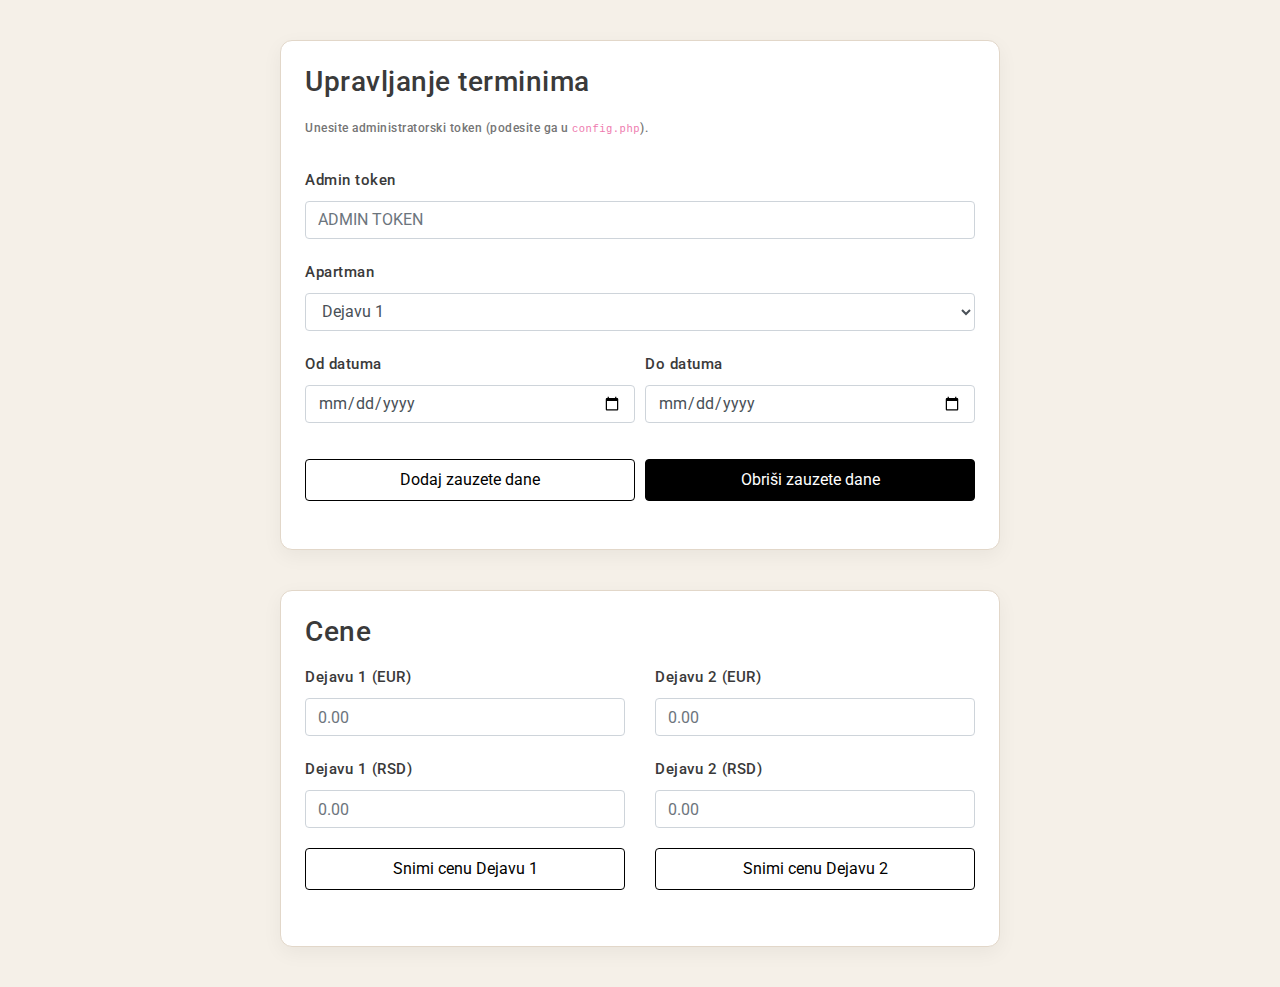
<file: termini.html>
<!DOCTYPE html>
<html lang="sr">
  <head>
    <meta charset="utf-8" />
    <meta name="viewport" content="width=device-width, initial-scale=1" />
    <title>Admin - Termini</title>
    <link rel="stylesheet" href="vendor/css/bundle.min.css" />
    <link rel="stylesheet" href="vendor/css/jquery-ui.bundle.css" />
    <link rel="stylesheet" href="portfolio-agency/css/style.css" />
    <style>
      .admin-card {
        max-width: 720px;
        margin: 40px auto;
        background: #fff;
        border: 1px solid #e2d7c9;
        border-radius: 12px;
        padding: 24px;
        box-shadow: 0 6px 20px rgba(0, 0, 0, 0.05);
      }
      .token-hint {
        font-size: 12px;
        opacity: 0.7;
      }
    </style>
  </head>
  <body>
    <div class="admin-card">
      <h3 class="mb-3">Upravljanje terminima</h3>
      <p class="token-hint">
        Unesite administratorski token (podesite ga u <code>config.php</code>).
      </p>
      <div class="form-group">
        <label>Admin token</label>
        <input
          id="adm-token"
          type="password"
          class="form-control"
          placeholder="ADMIN TOKEN"
        />
      </div>
      <div class="form-group">
        <label>Apartman</label>
        <select id="apt" class="form-control">
          <option value="dejavu1">Dejavu 1</option>
          <option value="dejavu2">Dejavu 2</option>
        </select>
      </div>
      <div class="form-row">
        <div class="form-group col-md-6">
          <label>Od datuma</label>
          <input id="start" type="date" class="form-control" />
        </div>
        <div class="form-group col-md-6">
          <label>Do datuma</label>
          <input id="end" type="date" class="form-control" />
        </div>
      </div>
      <div class="form-row">
        <div class="col-md-6 mb-2">
          <button id="add" class="btn btn-main btn-block">
            Dodaj zauzete dane
          </button>
        </div>
        <div class="col-md-6 mb-2">
          <button id="del" class="btn btn-main-inverse btn-block">
            Obriši zauzete dane
          </button>
        </div>
      </div>
      <div id="msg" class="mt-3"></div>
    </div>

    <div class="admin-card">
      <h3 class="mb-3">Cene</h3>
      <div class="row">
        <div class="col-md-6">
          <div class="form-group">
            <label>Dejavu 1 (EUR)</label>
            <input
              id="price-dejavu1-eur"
              type="number"
              min="0"
              step="0.01"
              class="form-control"
              placeholder="0.00"
            />
          </div>
          <div class="form-group">
            <label>Dejavu 1 (RSD)</label>
            <input
              id="price-dejavu1-rsd"
              type="number"
              min="0"
              step="0.01"
              class="form-control"
              placeholder="0.00"
            />
          </div>
          <button id="save-p1" class="btn btn-main btn-block mb-3">
            Snimi cenu Dejavu 1
          </button>
        </div>
        <div class="col-md-6">
          <div class="form-group">
            <label>Dejavu 2 (EUR)</label>
            <input
              id="price-dejavu2-eur"
              type="number"
              min="0"
              step="0.01"
              class="form-control"
              placeholder="0.00"
            />
          </div>
          <div class="form-group">
            <label>Dejavu 2 (RSD)</label>
            <input
              id="price-dejavu2-rsd"
              type="number"
              min="0"
              step="0.01"
              class="form-control"
              placeholder="0.00"
            />
          </div>
          <button id="save-p2" class="btn btn-main btn-block mb-3">
            Snimi cenu Dejavu 2
          </button>
        </div>
      </div>
      <div id="msg-price" class="mt-3"></div>
    </div>

    <script src="vendor/js/bundle.min.js"></script>
    <script>
      function act(action) {
        var data = {
          token: document.getElementById("adm-token").value,
          apartment: document.getElementById("apt").value,
          start_date: document.getElementById("start").value,
          end_date: document.getElementById("end").value,
          action: action,
        };
        fetch("api/admin_save.php", {
          method: "POST",
          headers: {
            "Content-Type": "application/x-www-form-urlencoded;charset=UTF-8",
          },
          body: new URLSearchParams(data).toString(),
        })
          .then((r) => r.json())
          .then(function (res) {
            var el = document.getElementById("msg");
            if (res && res.status === "ok") {
              el.innerHTML =
                '<div class="alert alert-success">Uspešno snimljeno.</div>';
            } else {
              el.innerHTML =
                '<div class="alert alert-danger">Greška: ' +
                (res && res.error ? res.error : "Nepoznata greška") +
                "</div>";
            }
          })
          .catch(function () {
            document.getElementById("msg").innerHTML =
              '<div class="alert alert-danger">Greška u komunikaciji.</div>';
          });
      }
      document.getElementById("add").addEventListener("click", function () {
        act("add");
      });
      document.getElementById("del").addEventListener("click", function () {
        act("delete");
      });

      function loadPrices() {
        fetch("api/prices.php")
          .then((r) => r.json())
          .then(function (res) {
            if (res && res.prices) {
              if (res.prices.dejavu1) {
                if (res.prices.dejavu1.eur != null)
                  document.getElementById("price-dejavu1-eur").value =
                    res.prices.dejavu1.eur;
                if (res.prices.dejavu1.rsd != null)
                  document.getElementById("price-dejavu1-rsd").value =
                    res.prices.dejavu1.rsd;
              }
              if (res.prices.dejavu2) {
                if (res.prices.dejavu2.eur != null)
                  document.getElementById("price-dejavu2-eur").value =
                    res.prices.dejavu2.eur;
                if (res.prices.dejavu2.rsd != null)
                  document.getElementById("price-dejavu2-rsd").value =
                    res.prices.dejavu2.rsd;
              }
            }
          });
      }
      function savePrice(apt, inputIdEur, inputIdRsd) {
        var data = {
          token: document.getElementById("adm-token").value,
          apartment: apt,
          price_eur: document.getElementById(inputIdEur).value,
          price_rsd: document.getElementById(inputIdRsd).value,
        };
        fetch("api/admin_prices.php", {
          method: "POST",
          headers: {
            "Content-Type": "application/x-www-form-urlencoded;charset=UTF-8",
          },
          body: new URLSearchParams(data).toString(),
        })
          .then((r) => r.json())
          .then(function (res) {
            var el = document.getElementById("msg-price");
            if (res && res.status === "ok") {
              el.innerHTML =
                '<div class="alert alert-success">Cena snimljena.</div>';
            } else {
              el.innerHTML =
                '<div class="alert alert-danger">Greška: ' +
                (res && res.error ? res.error : "Nepoznata greška") +
                "</div>";
            }
          })
          .catch(function () {
            document.getElementById("msg-price").innerHTML =
              '<div class="alert alert-danger">Greška u komunikaciji.</div>';
          });
      }
      document.getElementById("save-p1").addEventListener("click", function () {
        savePrice("dejavu1", "price-dejavu1-eur", "price-dejavu1-rsd");
      });
      document.getElementById("save-p2").addEventListener("click", function () {
        savePrice("dejavu2", "price-dejavu2-eur", "price-dejavu2-rsd");
      });

      loadPrices();
    </script>
  </body>
</html>
</file>
<file: portfolio-agency/css/style.css>
/* ===================================
                About
   =================================== */

/*
    Theme Name: Portfolio Agency
    Theme URI:
    Author: Themes Industry
    Author URI:
    Description: One Page , Multi Parallax Template
    Tags: One page, multi page, multipurpose, parallax, creative, html5

 */

/* ===================================
          Table of Contents
   =================================== */
/*
01 body
02 Custom Classes
   02-1 short codes
   02-2 loader
03 navigation
04 owl & revolution
05 Page header
06 detail page
07 contact us
08 Footer
09 Media Queries

/*Table Of Contents ends */

/*IMPORT GOOGLE FONT */

@import url('https://fonts.googleapis.com/css?family=Montserrat:300,400,600,700,800|Roboto:400,500,700|Raleway:400&display=swap');

:root{
    /* Glavna akcent boja – naslovi, dugmad hover, linkovi. Izmeni ovde za celu paletu. */
    --accent-blue: #4a6fa5;
    --accent-blue-hover: #3d5d8c;
}

html{
    scroll-behavior: smooth;
}
body{
    font-family: 'Roboto', sans-serif;
    overflow-x: hidden;
    background-color: #F5F0E8;
    color: #3a3a3a;
}
.form-control:focus{
    outline: none !important;
    box-shadow: none !important;
    border-color: #ced4da !important;
}

/*=================================
        Custom css
===================================*/
.opacity-5{
    opacity: .5;
}
.opacity-7{
    opacity: .7;
}
.heading-area{
    position: relative;
    transform: translate(40%,50%);
    z-index: 11;
    /*width: 95%;*/
}
.heading-area.long-area{
    transform: translate(40%,25%);
    width: 85%;
    background: rgba(255,255,255,0.88);
    padding: 22px 26px;
    border-radius: 12px;
    box-shadow: 0 10px 25px rgba(0,0,0,0.06);
}
.heading-area.long-area .heading{
    font-size: 48px;
}
.heading{
    font-size: 55px;
    font-family: 'Montserrat', sans-serif;
    font-weight: 700;
    color: var(--accent-blue);
    /* Prevent mid‑word breaking introduced by vendor CSS */
    overflow-wrap: normal;
    word-break: normal;
    hyphens: manual;
}
.text{
    font-size: 16px;
    color: #3a3a3a;
    font-weight: 400;
    line-height: 1.7;
}
.btn-main{
    position: relative;
    padding: 8px 30px;
    color: #000000;
    border: solid 1px #000000;
    display: inline-block;
    font-size: 16px;
    text-decoration: none;
    transition: .5s ease;
    z-index: 11;
}
.btn-main:hover {
    color: #ffffff;
    background-color:#000000;
}
#btn-open-rules.btn-main:hover{
    background-color: var(--accent-blue);
    border-color: var(--accent-blue);
    color: #fff;
}
header .btn-main:hover{
    background-color: var(--accent-blue);
    border-color: var(--accent-blue);
    color: #fff;
}
.btn-main-inverse{
    position: relative;
    padding: 8px 30px;
    color: #ffffff;
    background-color: #000000;
    border: solid 1px #000000;
    display: inline-block;
    font-size: 16px;
    text-decoration: none;
    transition: .5s ease;
    z-index: 11;
}
.btn-main-inverse:hover {
    color: #fff;
    background-color:#ec3737;
    border: solid 1px #ec3737;
}
.white-overlay{
    position: absolute;
    left: 0;
    top: 0;
    bottom: 0;
    background-color: rgba(255, 255, 255 , 0.5);
    z-index: 1;
}
.black-overlay{
    position: absolute;
    left: 0;
    top: 0;
    bottom: 0;
    background-color: rgba(0, 0, 0, 0.5);
    z-index: 1;
}
.position-relative{
    position: relative;
}
.anim-text {
    -webkit-background-clip: text;
    -webkit-text-fill-color: transparent;
    background-image: -webkit-gradient(linear, left top, right top, from(var(--accent-blue)), color-stop(50%, var(--accent-blue)), color-stop(50%, #000000));
    background-image: linear-gradient(to right, var(--accent-blue), var(--accent-blue) 50%, #000000 50%);
    background-size: 200% 100%;
    background-position: 100%;
}
.anim-text-white {
    -webkit-background-clip: text;
    -webkit-text-fill-color: transparent;
    background-image: -webkit-gradient(linear, left top, right top, from(var(--accent-blue)), color-stop(50%, var(--accent-blue)), color-stop(50%, #FFFFFF));
    background-image: linear-gradient(to right, var(--accent-blue), var(--accent-blue) 50%, #FFFFFF 50%);
    background-size: 200% 100%;
    background-position: 100%;
}

.anim-text:hover,.anim-text-white:hover {
    -webkit-transition: all 0.8s cubic-bezier(0, 0, 0.23, 1);
    transition: all 0.8s cubic-bezier(0, 0, 0.23, 1);
    background-position: 0%;
}
.padding-top{
    padding-top: 80px;
}
.padding-bottom{
    padding-bottom: 80px;
}
.padding-top-half{
    padding-top: 48px;
}
.padding-bottom-half{
    padding-bottom: 48px;
}

/* ===================================
        Preloader
====================================== */

.preloader {
    position: fixed;
    top: 0;
    left: 0;
    width: 100%;
    height: 100%;
    text-align: center;
    background: #ffffff;
    /*background:linear-gradient(45deg, rgb(53, 13, 130) 0%, rgba(128, 33, 181, 1) 50%);*/
    z-index: 999;
}
.dot-container {
    width: 200px;
    height: 200px;
    position: absolute;
    top: 50%;
    left: 50%;
    transform: translate(-50%, -50%);
    margin: auto;
    filter: url('#goo');
    animation: rotate-move 2s ease-in-out infinite;
}

.dot {
    width: 70px;
    height: 70px;
    border-radius: 50%;
    background-color: #000;
    position: absolute;
    top: 0;
    bottom: 0;
    left: 0;
    right: 0;
    margin: auto;
}

.dot-3 {
    background-color: #000000;
    animation: dot-3-move 2s ease infinite, index 6s ease infinite;
}

.dot-2 {
    background-color: #000000;
    animation: dot-2-move 2s ease infinite, index 6s -4s ease infinite;
}

.dot-1 {
    background-color: #000000;
    animation: dot-1-move 2s ease infinite, index 6s -2s ease infinite;
}

@keyframes dot-3-move {
    20% {transform: scale(1)}
    45% {transform: translateY(-18px) scale(.45)}
    60% {transform: translateY(-90px) scale(.45)}
    80% {transform: translateY(-90px) scale(.45)}
    100% {transform: translateY(0px) scale(1)}
}

@keyframes dot-2-move {
    20% {transform: scale(1)}
    45% {transform: translate(-16px, 12px) scale(.45)}
    60% {transform: translate(-80px, 60px) scale(.45)}
    80% {transform: translate(-80px, 60px) scale(.45)}
    100% {transform: translateY(0px) scale(1)}
}

@keyframes dot-1-move {
    20% {transform: scale(1)}
    45% {transform: translate(16px, 12px) scale(.45)}
    60% {transform: translate(80px, 60px) scale(.45)}
    80% {transform: translate(80px, 60px) scale(.45)}
    100% {transform: translateY(0px) scale(1)}
}

@keyframes rotate-move {
    55% {transform: translate(-50%, -50%) rotate(0deg)}
    80% {transform: translate(-50%, -50%) rotate(360deg)}
    100% {transform: translate(-50%, -50%) rotate(360deg)}
}

@keyframes index {
    0%, 100% {z-index: 3}
    33.3% {z-index: 2}
    66.6% {z-index: 1}
}


/* ===================================
    menu-line
====================================== */
.menu-line i{
    transform: rotate(-10deg);
    display: inline-block;
}
.menu-line {
    position: absolute;
    left: -50px;
    /*font-size: 2.6rem;*/
    /*color: #888686;*/
    /*top: 25px;*/
    font-size: 3.6rem;
    font-weight: bolder;
    color: #c5c5c5;
    top: 32px;
    display: block;
    text-align: center;
    width: auto;
    height: 75px;
    pointer-events: none;
    -webkit-transition: -webkit-transform 0.5s;
    transition: transform 0.5s;
    -webkit-transition-timing-function: cubic-bezier(1, 0.01, 0, 1);
    -webkit-transition-timing-function: cubic-bezier(1, 0.01, 0, 1.22);
    transition-timing-function: cubic-bezier(1, 0.01, 0, 1.22);
}

.navbar-nav .nav-link:nth-child(1).active ~ .menu-line{
    -webkit-transform: translate3d(0, 0, 0);
    transform: translate3d(0, 0, 0);
}

.nav-icon .navbar-nav .nav-link:nth-child(2).active ~ .menu-line{
    -webkit-transform: translate3d(0, 100%, 0);
    transform: translate3d(0, 100%, 0);
}

.nav-icon .navbar-nav .nav-link:nth-child(3).active ~ .menu-line{
    -webkit-transform: translate3d(0, 200%, 0);
    transform: translate3d(0, 200%, 0);
}

.nav-icon .navbar-nav .nav-link:nth-child(4).active ~ .menu-line{
    -webkit-transform: translate3d(0, 300%, 0);
    transform: translate3d(0, 300%, 0);
}

.nav-icon .navbar-nav .nav-link:nth-child(5).active ~ .menu-line{
    -webkit-transform: translate3d(0, 400%, 0);
    transform: translate3d(0, 400%, 0);
}

.nav-icon .navbar-nav .nav-link:nth-child(6).active ~ .menu-line{
    -webkit-transform: translate3d(0, 500%, 0);
    transform: translate3d(0, 500%, 0);
}

.nav-icon .navbar-nav .nav-link:nth-child(7).active ~ .menu-line{
    -webkit-transform: translate3d(0, 600%, 0);
    transform: translate3d(0, 600%, 0);
}

.nav-icon .navbar-nav .nav-link:nth-child(1):hover ~ .menu-line{
    -webkit-transform: translate3d(0, 0, 0);
    transform: translate3d(0, 0, 0);
}

.nav-icon .navbar-nav .nav-link:nth-child(2):hover ~ .menu-line{
    -webkit-transform: translate3d(0, 100%, 0);
    transform: translate3d(0, 100%, 0);
}

.nav-icon .navbar-nav .nav-link:nth-child(3):hover ~ .menu-line{
    -webkit-transform: translate3d(0, 200%, 0);
    transform: translate3d(0, 200%, 0);
}

.nav-icon .navbar-nav .nav-link:nth-child(4):hover ~ .menu-line{
    -webkit-transform: translate3d(0, 300%, 0);
    transform: translate3d(0, 300%, 0);
}

.nav-icon .navbar-nav .nav-link:nth-child(5):hover ~ .menu-line{
    -webkit-transform: translate3d(0, 400%, 0);
    transform: translate3d(0, 400%, 0);
}

.nav-icon .navbar-nav .nav-link:nth-child(6):hover ~ .menu-line{
    -webkit-transform: translate3d(0, 500%, 0);
    transform: translate3d(0, 500%, 0);
}

.nav-icon .navbar-nav .nav-link:nth-child(7):hover ~ .menu-line{
    -webkit-transform: translate3d(0, 600%, 0);
    transform: translate3d(0, 600%, 0);
}

/*=================================
        header css
===================================*/
header .header-appear .sidemenu_btn{
    position: fixed;
    left: 30px;
    top: 30px;
    z-index: 11;
    animation-name: animationFade;
    -webkit-animation-duration: 1s;
    animation-duration: 1s;
    -webkit-animation-fill-mode: both;
    animation-fill-mode: both;
}

header .inner-header{
    padding: 10px 20px;
    position: absolute;
    left: 0;
    right: 0;
    top: 0;
    z-index: 111;
    background-color: #fff;
}
/* language switch */
.lang-switch{
    display: flex;
    align-items: center;
    gap: 12px;
}
.lang-switch a{
    display: inline-flex;
    align-items: center;
    justify-content: center;
    width: 36px;
    height: 36px;
    border-radius: 50%;
    border: none;
    background: #ffffff;
    box-shadow: 0 2px 10px rgba(0,0,0,.10);
    transition: transform .15s ease, box-shadow .15s ease;
}
.lang-switch a:hover{
    transform: translateY(-1px);
    box-shadow: 0 6px 16px rgba(0,0,0,.16);
}
.lang-switch img{
    width: 20px;
    height: 20px;
}
.lang-switch a[aria-current="true"]{
    box-shadow: 0 0 0 3px rgba(0,0,0,.08), 0 8px 20px rgba(0,0,0,.18);
}
header .navbar-brand{
    margin-right: 0;
}
/*side open btn*/

.sidemenu_btn {
    -webkit-transition: all .3s linear;
    -o-transition: all .3s linear;
    transition: all .3s linear;
    width: 38px;
    padding: 6px;
    margin-left: .5rem;
    margin-top: .4rem;
    display: inline-block;
}
.sidemenu_btn span {
    height: 2px;
    width: 100%;
    background: #000000;
    display: block;
    margin: auto;
    transition: .5s ease;
}
.sidemenu_btn:hover span:first-child,.sidemenu_btn:hover span:last-child{
    width: 70%;
}

.sidemenu_btn span:nth-child(2) {
    margin: 4px 0;
}


/*side menu css*/


/* ===================================
    Side Menu
====================================== */

.side-menu {
    width: 45%;
    position: fixed;
    left: 0;
    top: 0;
    bottom: 0;
    /*background: rgba(247, 28, 82, 0.6);*/
    background-color: #202020;
    z-index: 2032;
    height: 100%;
    -webkit-transform: translate3d(-100%, 0, 0);
    transform: translate3d(-100%, 0, 0);
    -webkit-transition: -webkit-transform .5s ease;
    transition: -webkit-transform .5s ease;
    -o-transition: -o-transform .5s ease;
    -o-transition: transform .5s ease;
    transition: transform .5s ease;
    -webkit-transition:transform .5s ease;
    overflow: hidden;
}
.side-menu-opacity{
    opacity:0;
}
.side-menu.left {
    left: 0; right: auto;
    -webkit-transform: translate3d(-100%, 0, 0);
    transform: translate3d(-100%, 0, 0);
}
.side-menu.before-side {
    width: 280px;
}
.side-menu.side-menu-active,
.side-menu.before-side{
    -webkit-transform: translate3d(0, 0, 0);
    transform: translate3d(0, 0, 0);
}
.pul-menu .side-menu.side-menu-active {
    visibility: visible; opacity: 1;
}
.side-menu .navbar-brand {
    margin: 0 0 2.5rem 0;
}

/*Side overlay*/
#close_side_menu {
    position: fixed;
    top: 0;
    left: 0;
    width: 100%;
    height: 100%;
    background-color: #000;
    -webkit-transition: opacity 300ms cubic-bezier(0.895, 0.03, 0.685, 0.22);
    -o-transition: opacity 300ms cubic-bezier(0.895, 0.03, 0.685, 0.22);
    transition: opacity 300ms cubic-bezier(0.895, 0.03, 0.685, 0.22);
    display: none;
    z-index: 1031;
    opacity: 0.4;
}

/*side close btn*/
.side-menu .btn-close {
    height: 38px;
    width: 38px;
    display: inline-block;
    text-align: center;
    position: absolute;
    top: 31px;
    left: 40px;
    cursor: pointer;
}
.header-appear ~ .side-menu .btn-close {
    top: 50px;
}
.side-menu.before-side .btn-close{
    display: none;
}
.side-menu .btn-close::before, .side-menu .btn-close::after {
    position: absolute;
    left: 18px;
    content: ' ';
    height: 24px;
    width: 2px;
    background: #fff;
    top: 7px;
}
.side-menu .btn-close:before {
    -webkit-transform: rotate(35deg);
    -ms-transform: rotate(35deg);
    transform: rotate(35deg);
}
.side-menu .btn-close:after {
    -webkit-transform: rotate(-35deg);
    -ms-transform: rotate(-35deg);
    transform: rotate(-35deg);
}

.side-menu .inner-wrapper {
    padding: 3.5rem 5rem;
    height: 100%;
    position: relative;
    overflow-y: auto;
    display: -webkit-box;
    display: -ms-flexbox;
    display: flex;
    -webkit-box-align: center;
    -ms-flex-align: center;
    align-items: center;
    text-align: left;
    -ms-flex-wrap: wrap;
    flex-wrap: wrap;
}
.pul-menu.pushwrap .side-menu .inner-wrapper{
    padding: 3.5rem 2.5rem;
}
.side-menu .navbar-nav{
    margin-bottom: 30px;
    display: block;
}

.side-menu-inner-content .side-menu-footer{
    position: absolute;
    left: 40px;
    right: 40px;
    bottom: 28px;
    z-index: 1;
}
.side-menu-inner-content .copywrite ,.side-menu-inner-content .social-icons a i{
    color: #FFFFFF;
    opacity: 1;
}
.side-menu-inner-content .social-icons a:hover{
    background-color: #ffffff;
}
.side-menu-inner-content .social-icons a:hover i{
    color: #000000;
}
.side-menu-inner-content .social-icons{
    display: none;
}
.side-menu-inner-content .navbar-nav{
    transform: translateY(0);
}

@-webkit-keyframes animationFade {
    from {
        opacity: 0;
        -webkit-transform: translate3d(0, -100%, 0);
        transform: translate3d(0, -100%, 0);
    }
    to {
        opacity: 1;
        -webkit-transform: none;
        transform: none;
    }
}
@keyframes animationFade {
    from {
        opacity: 0;
        -webkit-transform: translate3d(0, -100%, 0);
        transform: translate3d(0, -100%, 0);
    }
    to {
        opacity: 1;
        -webkit-transform: none;
        transform: none;
    }
}

/*=================================
        header appear css
===================================*/


/*=================================
        slide nav css
===================================*/
.navbar-nav{
    transform: translateX(50%);
    position: relative;
    z-index: 11;
}
.navbar-nav .nav-link{
    min-height: 75px;
    text-align: left;
    display: flex;
    align-items: center;
    text-decoration: none;
    font-size: 60px;
    color: #000000;
    font-weight: 700;
    text-transform: lowercase;
    font-family: 'Montserrat', sans-serif;
}
.sidenav-bottom{
    position: absolute;
    bottom: 0;
    left: 0;
    right: 0;
    z-index: 11;
    transition: .3s ease;
}
.sidenav-bottom-fixed{
    position: fixed;
    bottom: 14%;
    left: 1%;
    right: 77%;
    z-index: 11;
    /*opacity: 1;*/
    transition: 0s;
    animation: 1s fadeIn;
}


.social-icons , .copywrite{
    width: 50%;
    float: left;
}
.copywrite{
    padding-right:30px ;
    font-size: 13px;
    color: #000;
    opacity: .6;
}
.social-icons span a{
    text-decoration: none;
    display: flex;
    justify-content: center;
    align-items: center;
    background-color: transparent;
    height: 30px;
    width: 30px;
    border-radius: 50%;
    text-align: center;
    transition: .5s ease;

}
.social-icons span a:hover{
    background-color: #000000;
}
.social-icons span a:hover i{
    color: #ffffff;
}
.social-icons span i{
    font-size: 15px;
    color: #000000;
}

/*.social-icons  a.fb:hover i{*/
/*    color: #3B579D;*/
/*}*/
/*.social-icons a.twit:hover i{*/
/*    color: #2CAAE1;*/
/*}*/
/*.social-icons  a.in:hover i{*/
/*    color: #007BB6;*/
/*}*/
/*.social-icons  a.insta:hover i{*/
/*    background: #d6249f;*/
/*    background: radial-gradient(circle at 30% 107%, #fdf497 0%, #fdf497 5%, #fd5949 45%,#d6249f 60%,#285AEB 90%);*/
/*    -webkit-background-clip: text;*/
/*    -webkit-text-fill-color: transparent;*/
/*}*/
/*=================================
        main banner css
===================================*/
.main{
    height: 92vh;
}
.main .img-area{
    height: 92vh;
    overflow: hidden;
}
.main .slider-img img{
    width: 100%;
    height: 100%;
}
.main .slider-img .white-overlay{
    right: 78%;
}

/*=================================
        services section css
===================================*/

.services-sec .services-boxes{
    display: block;
    padding: 45px;
}

.services-sec .services-boxes .service-card{
    width: 43%;
    float: left;
    margin-top: 150px;
    display: flex;
    align-items: center;
    cursor: pointer;
}
.services-sec .services-boxes .service-card:first-child{
    margin-top: 0;
}
.services-sec .services-boxes .service-card .icon-holder{
    display: inline-block;
    margin-right: 20px;
    margin-left: 20px;
    color: #000000;
    transition: .5s ease;
    -webkit-background-clip: text;
    -webkit-text-fill-color: transparent;
    background-image: -webkit-gradient(linear, left top, right top, from(#ec3737), color-stop(50%, #ec3737), color-stop(50%, #000000));
    background-image: linear-gradient(to right, #ec3737, #ec3737 50%, #000000 50%);
    background-size: 200% 100%;
    background-position: 100%;
}

.services-sec .services-boxes .service-card:hover .icon-holder{
    -webkit-transition: all 0.8s cubic-bezier(0, 0, 0.23, 1);
    transition: all 0.8s cubic-bezier(0, 0, 0.23, 1);
    background-position: 0%;
}

.services-sec .services-boxes .service-card.right:hover .icon-holder{
    -webkit-transition: all 0.8s cubic-bezier(0, 0, -0.23, 1);
    transition: all 0.8s cubic-bezier(0, 0, -0.23, 1);
    background-position: 0%;
}

.services-sec .services-boxes .service-card .icon-holder i{
    font-size: 100px;
}

.services-sec .services-boxes .service-card.left.icon-right{
    width: 52%;
}
.services-sec .services-boxes .service-card.left{
    float: left;
    clear: left;
}
.services-sec .services-boxes .service-card.right{
    margin-top:50px;
    margin-bottom: 50px;
    float: right;
    clear: right;
    width: 32%;
}
.services-sec .services-boxes .service-card .text{
    margin-bottom: 0;
}

.services-sec .services-boxes .service-card.right .icon-holder{
    margin-bottom: 20px;
}

/*=================================
        Portfolio sec css
===================================*/
.portfolio-sec{}

.portfolio-sec .portfolio-carousel .work-detail{
    margin-top: 20px;
}
.portfolio-sec .portfolio-carousel .work-detail .work-heading{
    font-size: 22px;
    font-weight: 600;
}
.portfolio-sec .work-navigation{
    position: absolute;
    left: -60px;
    top:45%;
}
.portfolio-sec .work-navigation a{
    text-decoration: none;
    display: block;
    transition: .8s ease;
    -webkit-background-clip: text;
    -webkit-text-fill-color: transparent;
    background-image: -webkit-gradient(linear, left top, right top, from(#ec3737), color-stop(50%, #ec3737), color-stop(50%, #000000));
    background-image: linear-gradient(to right, #ec3737, #ec3737 50%, #000000 50%);
    background-size: 200% 100%;
    background-position: 100%;
}

.portfolio-sec .work-navigation a:hover{
    -webkit-transition: all 0.8s cubic-bezier(0, 0, 0.23, 1);
    transition: all 0.8s cubic-bezier(0, 0, 0.23, 1);
    background-position: 0%;
}
.portfolio-sec .work-navigation a i{
    font-size: 34px;
    /*color: #000000;*/
}
.portfolio-sec .work-navigation a.portfolio-right-arr{
    margin-top: 0;
    margin-left: 41px;
}
.portfolio-sec .work-detail .work-btn{
    margin-right: 3px;
}
/* custom positions for galleries */
.apartment-gallery .work-navigation{
    left: 16px;
    top: auto;
    bottom: 16px;
    z-index: 12;
}
.apartment-gallery .portfolio-carousel{
    position: relative;
}
.location-block .work-navigation{
    left: 16px;
    top: auto;
    bottom: 16px;
    z-index: 12;
}
.location-block .work-navigation a{
    width: 42px;
    height: 42px;
    border-radius: 999px;
    background: #ffffff;
    border: 1px solid #e2d7c9;
    box-shadow: 0 6px 16px rgba(0,0,0,.12);
    display: flex;
    align-items: center;
    justify-content: center;
}
.location-block .work-navigation a i{
    font-size: 18px;
    color: #111111 !important;
    background-image: none !important;
    -webkit-text-fill-color: #111111 !important;
}

/* Hide arrow navigation for image sliders we switched to dots */
.location-block .work-navigation,
.apartment-gallery .work-navigation{
    display: none !important;
}

/* Dots navigation styling at the bottom of the image */
.portfolio-carousel .owl-dots{
    position: absolute;
    left: 0;
    right: 0;
    bottom: 12px;
    text-align: center;
}
.portfolio-carousel .owl-dot{
    display: inline-block;
    margin: 0 4px;
}
.portfolio-carousel .owl-dot span{
    width: 9px;
    height: 9px;
    display: block;
    border-radius: 50%;
    background: rgba(0,0,0,.28);
    transition: transform .2s ease, background-color .2s ease;
}
.portfolio-carousel .owl-dot.active span{
    background: rgba(0,0,0,.85);
    transform: scale(1.15);
}

/* Section intro */
.section-intro{
    text-align: center;
    margin-bottom: 24px;
}
.section-intro h4{
    font-size: 44px;
    margin-bottom: 8px;
    color: var(--accent-blue);
}
.section-intro p{
    max-width: 820px;
    margin: 0 auto;
}
.section-intro .intro-first-line{
    white-space: nowrap;
}

/* Apartment info card (below carousels) */
.apartment-info-card{
    background: #ffffff;
    border: 1px solid #e2d7c9;
    border-radius: 12px;
    padding: 18px 20px;
    margin-top: 12px;
    box-shadow: 0 6px 16px rgba(0,0,0,.05);
}
.apartment-gallery .apartment-info-card{
    position: absolute;
    left: 40px;
    top: 40px;
    width: 380px;
    background: rgba(255,255,255,0.92);
    backdrop-filter: saturate(180%) blur(2px);
    z-index: 12;
}
.apartment-info-card h5{
    font-family: 'Montserrat', sans-serif;
    font-weight: 800;
    font-size: 24px;
    margin-bottom: 8px;
    color: var(--accent-blue);
}
.apartment-title-with-icon{
    display: inline-flex;
    align-items: center;
    gap: 10px;
}
.apartment-title-icon{
    display: inline-flex;
    align-items: center;
    justify-content: center;
    color: #5b4b37;
    font-size: 22px;
    line-height: 1;
}
.apartment-title-icon i{
    display: block;
    line-height: 1;
}
.apartment-info-card p{
    margin-bottom: 0;
    line-height: 1.6;
}

/* Apartment images fixed height on desktop */
@media (min-width: 992px){
    .apartment-gallery .image-holder img{
        width: 100%;
        height: 800px;
        object-fit: cover;
    }
    /* Limit location carousel image height on desktop to prevent overflow */
    .location-block .image-holder img{
        width: 100%;
        height: 560px;
        object-fit: cover;
    }
}
@media (max-width: 991.98px){
    .apartment-gallery{
        display: flex;
        flex-direction: column-reverse;
    }
    .apartment-gallery .apartment-info-card{
        position: static;
        width: auto;
        margin-top: 0;
        margin-bottom: 10px;
    }
}

/* Match location buttons style for apartment galleries */
.apartment-gallery .work-navigation a{
    width: 42px;
    height: 42px;
    border-radius: 999px;
    background: #ffffff;
    border: 1px solid #e2d7c9;
    box-shadow: 0 6px 16px rgba(0,0,0,.12);
    display: flex;
    align-items: center;
    justify-content: center;
}
.apartment-gallery .work-navigation a i{
    font-size: 18px;
    color: #111111 !important;
    background-image: none !important;
    -webkit-text-fill-color: #111111 !important;
}

/*=================================
        Testimonial sec css
===================================*/

.testimonial-sec .heading-area{
    position: relative;
    transform: translate(0);
    z-index: 1;
    left: 0;
    width: 100%;
    margin-bottom: 20px;
}
/* Subtitle and intro for amenities section */
.section-subtitle{
    margin-top: 6px;
    font-size: 18px;
    color: #4a4a4a;
}
.info-blurb{
    font-size: 16px;
    margin-bottom: 16px;
    color: #3a3a3a;
}
/* Amenities redesign */
.amenities-grid{
    display: grid;
    grid-template-columns: 1fr 1fr;
    gap: 24px;
}
.amenities-card{
    background: linear-gradient(180deg,#fff7e8 0%, #f5ecdf 100%);
    border: 1px solid #e2d7c9;
    border-left: 6px solid #d8c6ae;
    border-radius: 12px;
    padding: 24px;
    box-shadow: 0 10px 24px rgba(0,0,0,.06);
}
.amenity-box-header{
    display: flex;
    align-items: center;
    gap: 10px;
    margin-bottom: 12px;
}
.amenity-box-header h5{
    font-family: 'Montserrat', sans-serif;
    font-weight: 700;
    font-size: 20px;
    margin-bottom: 0;
    line-height: 1.3;
    color: var(--accent-blue);
}
.amenity-box-icon{
    display: inline-flex;
    align-items: center;
    justify-content: center;
    color: #5b4b37;
    font-size: 18px;
    flex-shrink: 0;
    line-height: 1;
    align-self: center;
    margin-top: -6px;
}
.amenity-box-icon i{
    display: block;
    line-height: 1;
}
.amenities-card h5{
    font-family: 'Montserrat', sans-serif;
    font-weight: 700;
    font-size: 20px;
    margin-bottom: 9px;
    color: var(--accent-blue);
}
.amenities-card .amenity-box-header + ul,
.feature-strip .amenity-box-header + ul,
.accent-panel .amenity-box-header + ul{
    margin-top: 0;
}
.amenities-card ul{
    margin: 0;
    padding-left: 18px;
}
/* neutral ghost variant to avoid too many solid cards */
.card-ghost{
    background: transparent !important;
    box-shadow: none !important;
}
/* nicer list markers */
.amenities-card ul li::marker,
.rules-list li::marker{
    color: #6b5b45;
}
/* two-column lists on larger screens */
.list-2col{
    padding-left: 18px;
}
@media (min-width: 992px){
    .list-2col{
        column-count: 2;
        column-gap: 28px;
    }
    .list-2col li{ break-inside: avoid; }
}

/* accent panel (not a full card) */
.accent-panel{
    background: linear-gradient(180deg,#f8f3ea 0%, rgba(248,243,234,0.65) 100%);
    border-left: 6px solid #d8c6ae;
    border-radius: 12px;
    padding: 18px 22px;
}
/* third oblak in grid spans full width */
.amenities-grid .accent-panel{
    grid-column: 1 / -1;
}
.amenities-grid .accent-panel h5{
    font-family: 'Montserrat', sans-serif;
    font-weight: 700;
    font-size: 20px;
    margin-bottom: 9px;
    color: var(--accent-blue);
}
/* helper note text */
.note{ font-style: italic; }
/* Reusable info cards and grids */
.info-card{
    background: linear-gradient(180deg,#ffffff 0%, #fbf6ee 100%);
    border: 1px solid #e2d7c9;
    border-left: 6px solid #d8c6ae;
    border-radius: 12px;
    padding: 20px 22px;
    box-shadow: 0 10px 24px rgba(0,0,0,.06);
}
.info-band{
    background: linear-gradient(180deg,#ffffff 0%, #fff9f0 100%);
    border: 1px solid #e2d7c9;
    border-left: 6px solid #cdb38c;
    border-radius: 12px;
    padding: 20px 22px;
    box-shadow: 0 10px 26px rgba(0,0,0,.06);
}
.info-grid-3{
    display: grid;
    grid-template-columns: 1fr 1fr 1fr;
    gap: 20px;
}
.plain-list{
    margin: 0;
    padding-left: 18px;
}
.checklist{
    list-style: none;
    padding-left: 0;
    margin: 0 0 10px 0;
}
.checklist li{
    position: relative;
    padding-left: 28px;
    margin: 6px 0;
}
.checklist li:before{
    content: "✔";
    position: absolute;
    left: 0;
    top: 0;
    color: #2e7d32;
    font-weight: 700;
}
.rules-card{
    background: radial-gradient(120% 120% at 0% 0%, #fffaf2 0%, #ffffff 60%);
    border: 1px solid #e2d7c9;
    border-left: 6px solid #c7ae85;
    border-radius: 12px;
    padding: 20px 22px;
    box-shadow: 0 12px 28px rgba(0,0,0,.07);
}
.rules-list{
    margin: 0 0 10px 0;
    padding-left: 18px;
}
/* ===== Feature strip (no-card variation) ===== */
.feature-strip{
    background: linear-gradient(90deg, #fff7e8 0%, #ffffff 100%);
    border: 1px solid #e2d7c9;
    border-radius: 12px;
    padding: 18px 20px;
    box-shadow: 0 8px 18px rgba(0,0,0,.05);
}
.feature-strip .plain-list{ padding-left: 18px; margin: 0; }
.feature-strip .strip-body h5{
    color: var(--accent-blue);
}

/* ===== Icon tiles for practical info ===== */
.info-tiles{
    display: grid;
    grid-template-columns: 1fr 1fr 1fr;
    gap: 20px;
}
.info-tile{
    background: linear-gradient(180deg, #ffffff 0%, #fff8ee 100%);
    border: 1px solid #e2d7c9;
    border-left: 6px solid #d8c6ae;
    border-radius: 14px;
    padding: 18px 20px;
    box-shadow: 0 10px 22px rgba(0,0,0,.05);
    transition: transform .2s ease, box-shadow .2s ease;
}
.info-tile-header{
    display: flex;
    align-items: center;
    gap: 10px;
    margin-bottom: 8px;
}
.info-tile-header h6{
    font-family: 'Montserrat', sans-serif;
    font-weight: 700;
    margin-bottom: 0;
    line-height: 1.25;
    color: var(--accent-blue);
}
.info-tile-icon{
    display: inline-flex;
    align-items: center;
    justify-content: center;
    color: #5b4b37;
    font-size: 18px;
    flex-shrink: 0;
    line-height: 1;
    margin-top: -6px;
}
.info-tile-icon i{ font-size: 18px; line-height: 1; display: block; }
.info-tile-icon svg{ display: block; }
.info-tile .info-tile-header + .plain-list{ margin-top: 0; }
.info-tile h6{
    font-family: 'Montserrat', sans-serif;
    font-weight: 700;
    margin-bottom: 8px;
}
.info-tile:hover{
    transform: translateY(-3px);
    box-shadow: 0 14px 28px rgba(0,0,0,.08);
}
.info-tile .plain-list{ margin: 0; padding-left: 18px; }

/*=================================
        Contact us sec
===================================*/
.contact-sec .heading-area{
    transform: translate(0);
    width: 100%;
    margin-bottom: 20px;
}
@media (max-width: 767.98px){
    .contact-sec .section-intro h4{
        font-size: 24px;
    }
}
.contact-sec .contact-inner{
    border: none;
    padding: 80px;
    background: linear-gradient(180deg,#ffffff 0%, #fff6ea 100%);
    border-radius: 14px;
    box-shadow: 0 16px 40px rgba(0,0,0,.06);
}

/* ======= Calendar ======= */
.cal-wrapper{
    background: #ffffff;
    border: 1px solid #e2d7c9;
    border-radius: 12px;
    padding: 16px;
    box-shadow: 0 6px 20px rgba(0,0,0,.05);
    margin-bottom: 24px;
}
.cal-header .cal-title{
    font-weight: 700;
    font-family: 'Montserrat', sans-serif;
}
.cal-grid{
    display: grid;
    grid-template-columns: repeat(7, 1fr);
    gap: 6px;
}
.cal-cell{
    background: #faf7f2;
    border-radius: 8px;
    text-align: center;
    padding: 8px 0;
    min-height: 42px;
    font-size: 14px;
}
.cal-head{
    background: transparent;
    font-weight: 600;
}
.cal-day.available{ background: #e8f7e9; }
.cal-day.booked{ background: #f5b9b9; }
.cal-day .n{ font-weight: 600; }
.cal-legend{
    font-size: 13px;
    margin-top: 8px;
}
.cal-legend .swatch{
    display: inline-block;
    width: 14px;
    height: 14px;
    border-radius: 3px;
    vertical-align: middle;
    margin-right: 6px;
}
/* UI polish */
.amenities-card:hover{
    box-shadow: 0 10px 26px rgba(0,0,0,.08);
    transform: translateY(-2px);
}
.cal-day.today{ box-shadow: inset 0 0 0 2px #222; }
.cal-day.available:hover{ box-shadow: inset 0 0 0 2px #8ac08c; }
.cal-header a{
    width: 28px;
    height: 28px;
    border-radius: 50%;
    display: inline-flex;
    align-items: center;
    justify-content: center;
    background: #f0e8dc;
    color: #000;
    text-decoration: none !important;
    outline: none;
}
.cal-header a:hover{
    background: #e8dfd2;
    text-decoration: none !important;
}
.contact-sec .contact-inner .contact-details ul{
    padding-left: 0;
    text-align: center;
}
.contact-sec .contact-inner .contact-details ul li{
    list-style: none;
    display: inline-block;
    margin-right: 50px;
    font-size: 18px;
    color: #202020;
    font-weight: 300;
}
.contact-sec .contact-inner .contact-details ul li:last-child{
    margin-right: 0;
}
.contact-sec .contact-inner .contact-details ul li i{
    color: #3a3a3a;
    font-size: 26px;
    margin-right: 10px;
}
.contact-sec .contact-form-sec{
    width: 50%;
    margin: auto;
}
.contact-sec .contact-form .form-control{
    margin-bottom: 30px;
}
.contact-sec .contact-form .form-label{
    display: block;
    font-size: 14px;
    font-weight: 600;
    color: #3a3a3a;
}
.contact-sec .contact-form select.form-control{
    appearance: auto;
    cursor: pointer;
}
.contact-sec .contact-form input{
    border: none;
    border-bottom: solid 1px #e6e6e6;
}
.contact-sec .contact-form textarea{
    border: none;
    border-bottom: solid 1px #e6e6e6;
}
.contact-sec .btn-main-inverse{
    margin-top: 30px;
    margin-bottom: 30px;
}
.contact-sec .contact_btn.btn-main-inverse{
    background-color: var(--accent-blue);
    border-color: var(--accent-blue);
    color: #fff;
}
.contact-sec .contact_btn.btn-main-inverse:hover{
    background-color: var(--accent-blue-hover);
    border-color: var(--accent-blue-hover);
    color: #fff;
}

/* ===== Contact extra text blocks (no cards) ===== */
.contact-heading{
    font-family: 'Montserrat', sans-serif;
    font-weight: 700;
    font-size: 24px;
    position: relative;
    color: var(--accent-blue);
}
.contact-text{
    padding-left: 14px;
    border-left: 6px solid #d8c6ae;
    background: linear-gradient(90deg, rgba(248,243,234,.55) 0%, rgba(248,243,234,0) 60%);
    border-radius: 6px;
    padding-top: 6px;
    padding-bottom: 6px;
}
.contact-steps{
    margin: 0;
    padding-left: 18px;
    line-height: 1.7;
}
.contact-cta a{
    color: #0b6a75;
    text-decoration: underline;
}
/* nicer underline for contact headings */
/* .contact-heading::after{
    content: "";
    display: block;
    width: 54px;
    height: 3px;
    background: #cdb38c;
    margin-top: 6px;
    border-radius: 3px;
} */
/* bigger readable text in contact blocks */
.contact-text p,
.contact-text li{
    font-size: 18px;
    color: #2a2a2a;
}
/* improve note readability specifically in contact section */
.contact-sec .note{
    color: #4b4236 !important;
    font-size: 15px !important;
    font-style: normal;
    background: linear-gradient(90deg, rgba(205,179,140,.25) 0%, rgba(205,179,140,0) 100%);
    padding: 8px 10px;
    border-radius: 8px;
}

/* date inputs grid */
.date-row{
    display: grid;
    grid-template-columns: 1fr;
    gap: 12px;
    margin-top: 6px;
    margin-bottom: 6px;
}
@media (min-width: 768px){
    .date-row{ grid-template-columns: 1fr 1fr; }
}

/* Hide floating sidenav footer/socials; we use a classic footer instead */
.sidenav-bottom{ display: none; }

/* ===== Site footer ===== */
.site-footer{
    background: linear-gradient(180deg,#f6efe3 0%, #efe6d8 100%);
    text-align: center;
    padding: 20px 0;
    color: #5a4d3b;
    border-top: 1px solid #e2d7c9;
}
.site-footer p{
    margin: 0;
    font-size: 14px;
}
/* ===== Generic inline heading/text (reusable outside contact) ===== */
.inline-heading{
    font-family: 'Montserrat', sans-serif;
    font-weight: 700;
    font-size: 24px;
    position: relative;
    color: var(--accent-blue);
}
/* .inline-heading::after{
    content: "";
    display: block;
    width: 54px;
    height: 3px;
    background: #cdb38c;
    margin-top: 6px;
    border-radius: 3px;
} */
.inline-text{
    padding-left: 14px;
    border-left: 6px solid #d8c6ae;
    background: linear-gradient(90deg, rgba(248,243,234,.55) 0%, rgba(248,243,234,0) 60%);
    border-radius: 6px;
    padding-top: 6px;
    padding-bottom: 6px;
    margin-bottom: 18px;
}
.inline-text p,
.inline-text li{
    font-size: 18px;
    color: #2a2a2a;
    line-height: 1.7;
}
.inline-text + .inline-heading{
    margin-top: 10px;
}
.inline-text .text-muted{
    color: #4b4236 !important;
    font-size: 15px !important;
    background: linear-gradient(90deg, rgba(205,179,140,.25) 0%, rgba(205,179,140,0) 100%);
    padding: 8px 10px;
    border-radius: 8px;
}

/* ======= About content block ======= */
.about-content{
    background: linear-gradient(180deg,#ffffff 0%, #fcf7ef 100%);
    border: 1px solid #e7dccd;
    border-left: 6px solid #d8c6ae;
    border-radius: 12px;
    padding: 28px 32px;
    box-shadow: 0 12px 30px rgba(0,0,0,.06);
}
.about-content h3{
    font-family: 'Montserrat', sans-serif;
    letter-spacing: .5px;
}
.about-content h5{
    font-weight: 700;
    color: #2a2a2a;
}
.about-content .lead-small{
    color: #5b5b5b;
    font-size: 16px;
    margin-top: -6px;
}
.about-content p{
    line-height: 1.8;
    color: #333333;
    margin-bottom: 12px;
}
.about-content ul{
    margin: 8px 0 12px 18px;
}
.about-content hr{
    margin: 18px 0;
    border: 0;
    border-top: 2px solid #e6ded1;
    width: 160px;
}

/* About location list in two columns on larger screens */
.about-content ul.about-list{
    list-style: none;
    padding-left: 0;
}
.about-content ul.about-list li{
    position: relative;
    padding-left: 22px;
    margin: 6px 0;
}
.about-content ul.about-list li:before{
    content: "";
    width: 10px;
    height: 10px;
    border-radius: 50%;
    background: #8d6f44;
    position: absolute;
    left: 0;
    top: 8px;
}
@media (min-width: 768px){
    .about-content ul.about-list{
        column-count: 2;
        column-gap: 26px;
    }
    .about-content ul.about-list li{
        break-inside: avoid;
    }
}
/* alignment helper for closing remark */
.about-content .closing{
    margin-top: 8px;
    font-weight: 600;
    color: #222;
}
/* ===================================
   Footer
====================================== */

.footer-style-1{
    padding: 5rem 0;
    padding-top: 0;
}

.footer-style-1 .footer-social ul{
    margin: 0;
    padding: 0;
}

.footer-style-1 .footer-social li{
    display: inline-block;
}

.footer-style-1 .footer-social a {
    color: #000000;
    display: block;
    width: 45px;
    height: 45px;
    text-align: center;
    line-height: 45px;
    border-radius: 50px;
    font-size: 17px;
    margin: 0 10px 0 0;
    border: 1px solid transparent;
    -webkit-transition: background-color .2s ease-in-out;
    -o-transition: background-color .2s ease-in-out;
    transition: background-color .2s ease-in-out;
}

.footer-style-1 .footer-social li:nth-last-child(1) a{
    margin-right: 0;
}

.footer-style-1 .footer-social li a:hover{
    background-color:#0596a1;
    color: #ffffff;
}

.footer-style-1 .company-about{
    font-size: 14px;
}
.footer-style-1 .contact-pot{
    transform: translateY(-50px);
}
.footer-style-1 .contact-pot img{
    width: 60%;
}


/*=================================
        Media Queries
===================================*/




/*Extra large devices (large desktops, 1200px and up)*/
@media (min-width: 1200px) and (max-width: 1300px) {
    .navbar-nav .nav-link {
        font-size: 38px;
    }
}
/*Large devices (desktops, 992px and up)*/
@media (min-width: 992px) and (max-width: 1199.98px) {  }
/*Medium devices (tablets, less than 992px)*/
@media (max-width: 991.98px) {
    /* hide reservation button on mobile to avoid overlap */
    header .btn-main{
        display: none;
    }
    header .header-appear .sidemenu_btn {
        position: relative;
        left: auto;
        top: auto;
    }
    header .inner-header.header-appear{
        position: fixed;
        -webkit-animation-name: animationFade;
        animation-name: animationFade;
        -webkit-animation-duration: 1s;
        animation-duration: 1s;
        -webkit-animation-fill-mode: both;
        animation-fill-mode: both;
        -webkit-box-shadow: 0 10px 10px -10px rgba(0, 0, 0, 0.35);
        box-shadow: 0 10px 10px -10px rgba(0, 0, 0, 0.35);
    }
    .main .slider-img{
        margin-top: 90px;
    }
    .main .slider-img .white-overlay {
        display: none;
    }
    .heading-area {
        transform: translate(0);
        margin: auto;
        margin-bottom: 50px;
        width: 60%;
    }
    .heading-area.long-area {
        transform: translate(0);
        width: 100%;
    }
    .main {
        height: auto;
    }
    .main .img-area {
        height: auto;
    }
    .heading {
        font-size: 50px;
        text-align: center;
    }

    .services-sec .services-boxes {
        padding: 0 33px;
        width: 60%;
        margin: auto;
    }
    .services-sec .services-boxes .service-card {
        width: 100%;
        display: block;
        text-align: center;
        margin-top: 80px;
    }
    .services-sec .services-boxes .service-card.right {
        width: 100%;
        margin-top: 80px;
        margin-bottom: 0;
    }
    .services-sec .services-boxes .service-card.left.icon-right {
        width: 100%;
        display: grid;
    }
    .services-sec .services-boxes .service-card .icon-holder {
        margin-bottom: 20px;
    }
    .amenities-grid{ grid-template-columns: 1fr; }
    .info-grid-3{ grid-template-columns: 1fr; }
    .info-tiles{ grid-template-columns: 1fr; }
    .contact-sec .contact-inner {
        padding: 80px 20px;
    }
    .contact-sec .contact-inner .contact-details ul li {
        display: block;
        margin-right: 0;
        margin-bottom: 40px;
        font-size: 18px;
        text-align: center;
    }
    .contact-sec .contact-inner .contact-details ul li i {
        margin-right: 0;
        display: block;
        margin-bottom: 8px;
    }
    .contact-sec .contact-form-sec {
        width: 100%;
        margin: auto;
    }
    .side-menu {
        width: 100%;
    }
    .side-menu .inner-wrapper {
        padding: 3.5rem 4rem;
    }
    .navbar-nav .nav-link {
        font-size: 50px;
    }
}
/*Small devices (landscape phones, less than 768px)*/
@media (max-width: 767.98px) {
    .heading-area {
        width: 100%;
    }
    /* O NAMA: slika, logo, slika zaredom bez razmaka na telefonu */
    .services-sec.padding-top {
        padding-top: 0;
    }
    .services-sec .container .row > .col-12:first-child,
    .services-sec .container .row > .col-12:nth-child(2) {
        padding-top: 0;
        padding-bottom: 0;
    }
    .services-sec .heading-area {
        margin-bottom: 0;
    }
    .services-sec .services-boxes {
        width: 100%;
    }
    header .navbar-brand img{
        max-width: 70%;
        margin: auto;
    }
    header .btn-main {
        padding: 8px 16px;
        font-size: 13px;
    }
    .navbar-nav .nav-link {
        font-size: 37px;
    }
    .main {
        height: auto;
    }
    .main .img-area {
        height: auto;
    }
    .heading {
        font-size: 45px;
        text-align: center;
    }
    .services-sec .services-boxes {
        padding: 0 33px;
    }
    .services-sec .services-boxes .service-card {
        width: 100%;
        display: block;
        text-align: center;
        margin-top: 80px;
    }
    .services-sec .services-boxes .service-card.right {
        width: 100%;
        margin-top: 80px;
        margin-bottom: 0;
    }
    .services-sec .services-boxes .service-card.left.icon-right {
        width: 100%;
        display: grid;
    }
    .services-sec .services-boxes .service-card .icon-holder {
        margin-bottom: 20px;
    }
    .testimonial-sec .review-detail .quote-icon {
        position: absolute;
        right: 50%;
        top: -16%;
    }

}

/* ===== Pravila i kućni red – modal ===== */
.rules-modal{
    display: none;
    position: fixed;
    inset: 0;
    z-index: 9999;
    align-items: flex-start;
    justify-content: center;
    padding: 24px;
    overflow-y: auto;
}
.rules-modal.is-open{
    display: flex;
}
.rules-modal-backdrop{
    position: fixed;
    inset: 0;
    background: rgba(0,0,0,0.45);
    cursor: pointer;
}
.rules-modal-box{
    position: relative;
    width: 100%;
    max-width: 560px;
    max-height: calc(100vh - 48px);
    margin: auto;
    background: linear-gradient(180deg, #fffaf5 0%, #f8f3ea 100%);
    border: 1px solid #e2d7c9;
    border-radius: 14px;
    box-shadow: 0 20px 50px rgba(0,0,0,.2);
    overflow-y: auto;
    z-index: 1;
}
.rules-modal-header{
    display: flex;
    align-items: center;
    justify-content: space-between;
    padding: 20px 22px;
    border-bottom: 1px solid #e2d7c9;
    background: #fff;
    border-radius: 14px 14px 0 0;
}
.rules-modal-header h5{
    font-family: 'Montserrat', sans-serif;
    font-weight: 700;
    font-size: 22px;
    margin: 0;
    color: var(--accent-blue);
}
.rules-modal-close{
    width: 36px;
    height: 36px;
    border: none;
    background: #f0e9df;
    color: #5b4b37;
    font-size: 24px;
    line-height: 1;
    border-radius: 50%;
    cursor: pointer;
    display: flex;
    align-items: center;
    justify-content: center;
    padding: 0;
    transition: background .2s ease;
}
.rules-modal-close:hover{
    background: #e2d7c9;
}
.rules-modal-body{
    padding: 22px;
}
.rules-modal-body .rules-list{
    margin: 0 0 12px 0;
    padding-left: 20px;
}

/*Extra small devices (portrait phones, less than 576px)*/
@media (max-width: 575.98px) {

}
</file>
